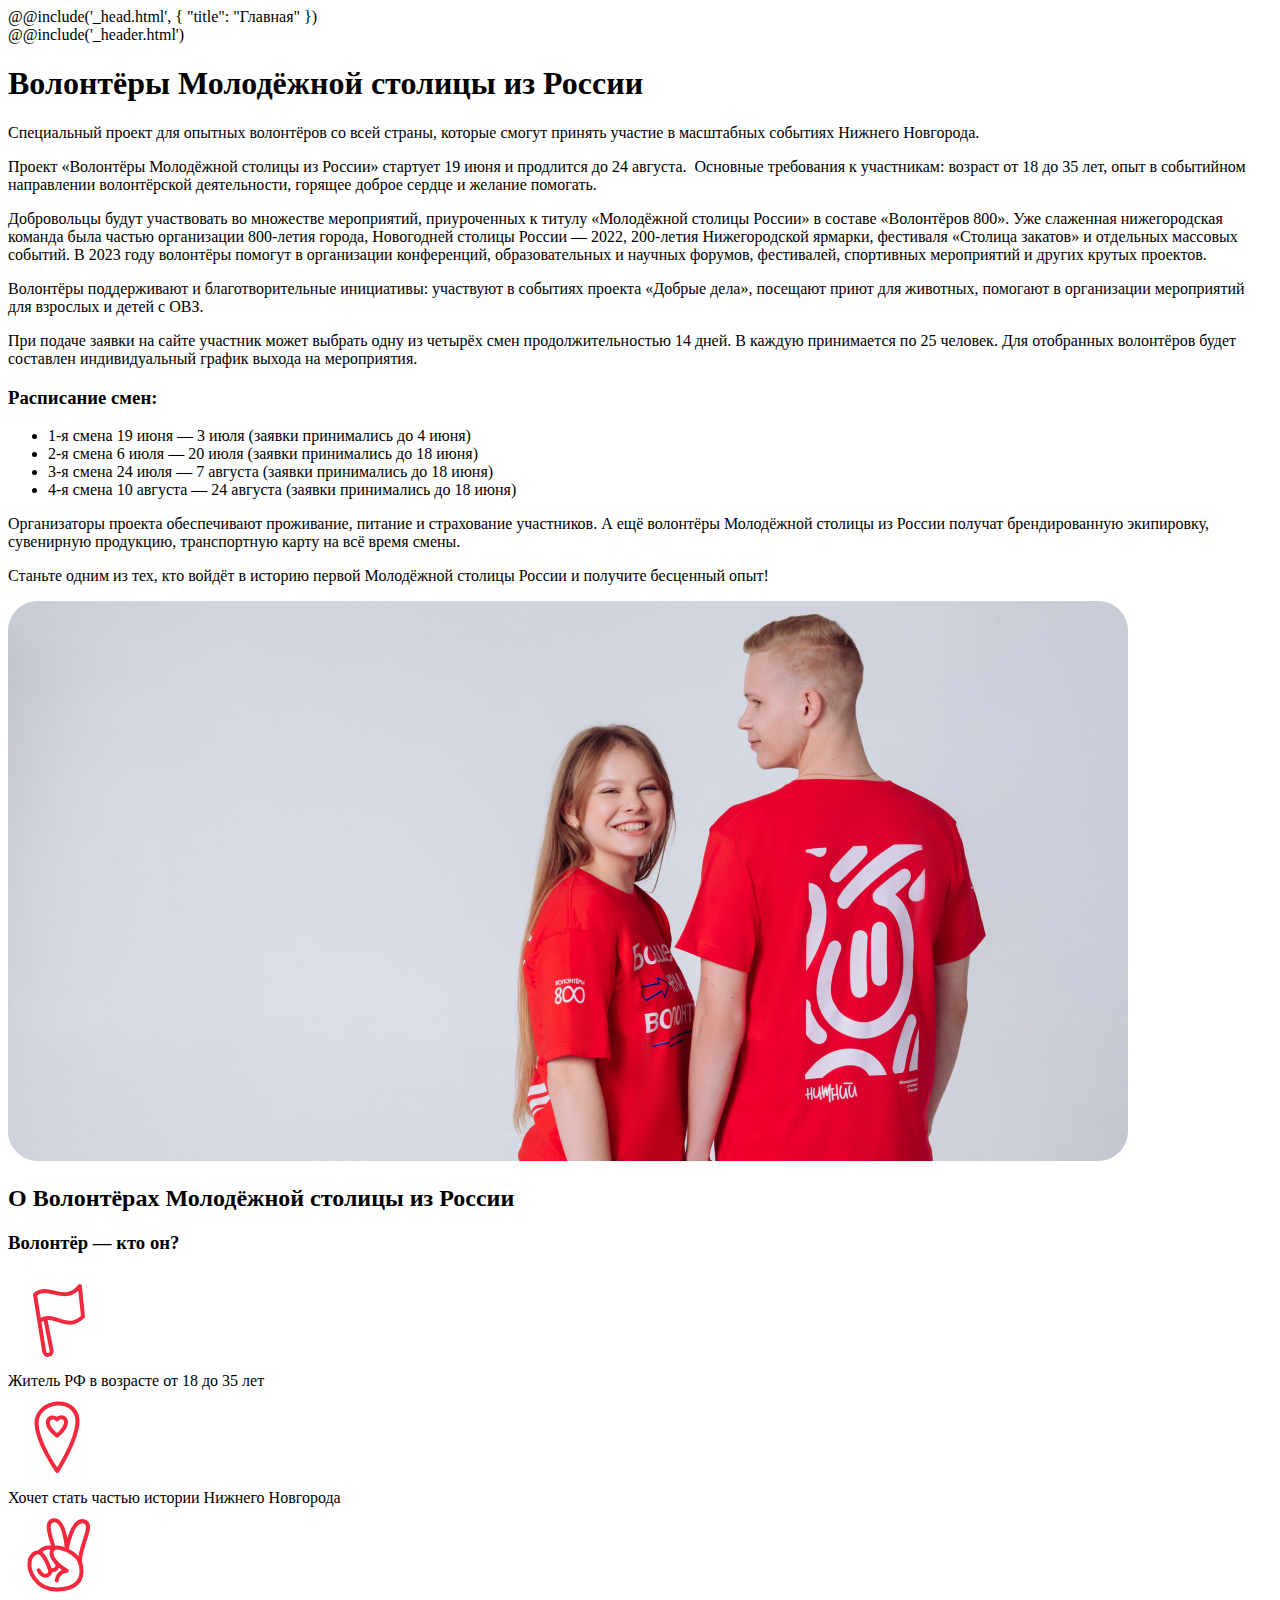
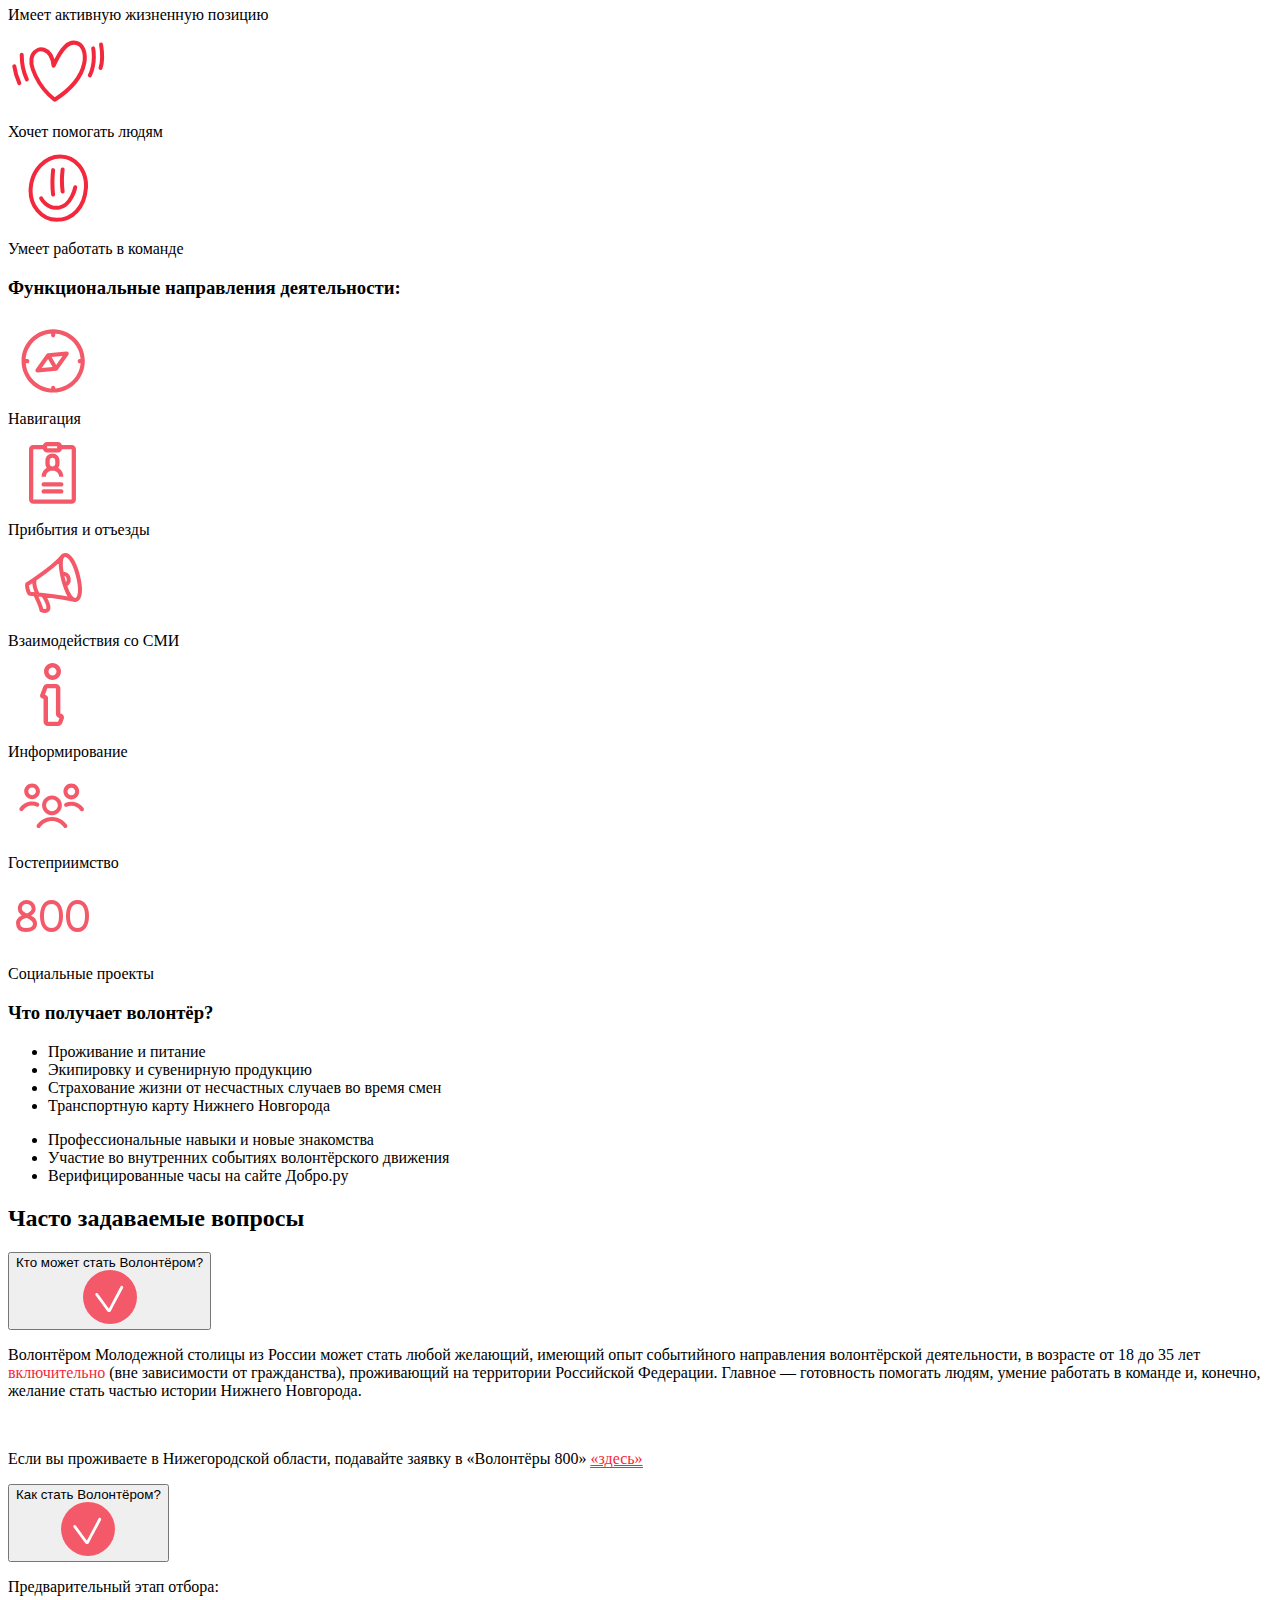
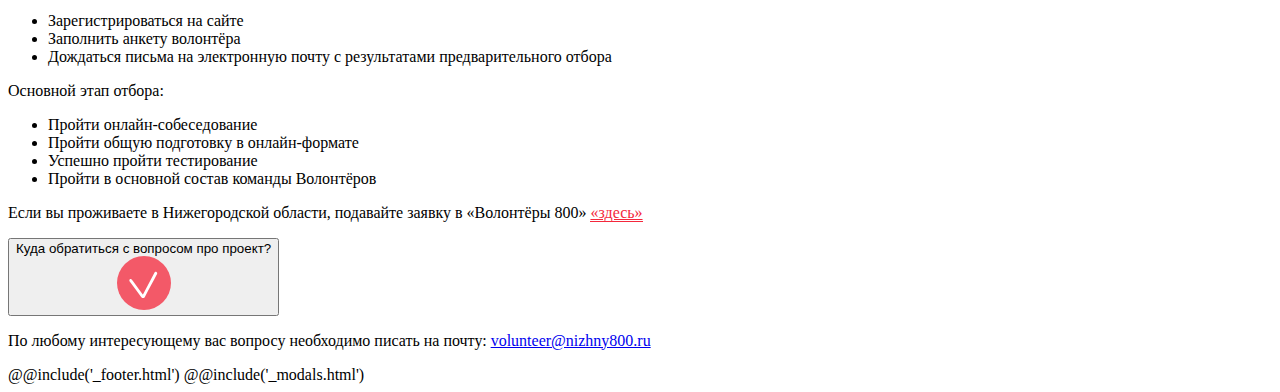
<file: #src/index.html>
<!DOCTYPE html>
<html lang="ru" class="page">

@@include('_head.html', {   
    "title": "Главная"
})

<body class="page__body">
    <div class="site-container">
        @@include('_header.html')        
        <section class="first-section first-section--russian">
            <div class="first-section__wrapper">
              <div class="container container--offset">
                <div class="first-section__wrap first-section__wrap--russian">
                  <h1 class="first-section__title first-section__title--russian">
                    Волонтёры Молодёжной столицы из России
                  </h1>
                  <div class="first-section__text first-section__text--russian">
                    <p>
                      Специальный проект для опытных волонтёров со всей страны, которые смогут принять участие в масштабных событиях Нижнего Новгорода.
                    </p>
                  </div>
                </div>
              </div>
            </div>
        </section><!--main-->  
        <main class="main main--secondary">
            <div class="main-section" id="project">
              <div class="container container--offset">
                <div class="main-section__wrapper main-section__wrapper--russian">
                  <div class="main-section__text main-section__text--russian">
                    <p>
                      Проект <span class="main-section__text--red">«Волонтёры Молодёжной столицы из России»</span> стартует <span class="main-section__text--red">19 июня</span> и продлится до <span class="main-section__text--red">24 августа</span>. 
                       Основные требования к участникам: возраст <span class="main-section__text--red">от 18 до 35 лет</span>, опыт в событийном направлении волонтёрской деятельности, горящее доброе сердце и желание помогать.
                    </p>
                    <p>
                      Добровольцы будут участвовать во множестве мероприятий, приуроченных к титулу «Молодёжной столицы России» в
                      составе «Волонтёров 800». Уже слаженная нижегородская команда была частью организации 800-летия города, Новогодней столицы России — 2022, 200-летия Нижегородской ярмарки, фестиваля «Столица закатов» и отдельных массовых событий. В 2023 году волонтёры помогут в организации конференций, образовательных и научных форумов, фестивалей, спортивных мероприятий и других крутых проектов. </p>
                    <p>
                      Волонтёры поддерживают и благотворительные инициативы: участвуют в событиях проекта «Добрые дела», посещают
                      приют для животных, помогают в организации мероприятий для взрослых и детей с ОВЗ.
                    </p>
                    <p>
                      При подаче заявки на сайте участник может выбрать одну из четырёх смен продолжительностью 14 дней. В каждую
                      принимается по 25 человек. Для отобранных волонтёров будет составлен индивидуальный график выхода на
                      мероприятия.
                    </p>
                  </div>
          
                  <div class="main-section__text main-section__text--russian">
                    <div class="main-section__wrap">
                      <h3 class="main-section__title">
                        Расписание смен:
                      </h3>
                      <ul class="main__section-list list-reset">
                        <li>
                          1-я смена 19 июня — 3 июля (заявки принимались до 4 июня)
                        </li>
                        <li>
                          2-я смена 6 июля — 20 июля (заявки принимались до 18 июня)
                        </li>
                        <li>
                          3-я смена 24 июля — 7 августа (заявки принимались до 18 июня)
                        </li>
                        <li>
                          4-я смена 10 августа — 24 августа (заявки принимались до 18 июня)
                        </li>
                      </ul>
                    </div>
                    <p>
                      Организаторы проекта обеспечивают проживание, питание и страхование участников. А ещё волонтёры
                      Молодёжной столицы из России получат брендированную экипировку, сувенирную продукцию, транспортную карту на
                      всё время смены.
                    </p>
                    <p>
                      Станьте одним из тех, кто войдёт в историю первой Молодёжной столицы России и получите бесценный опыт!
                    </p>
                  </div>
                </div>
                <div class="main-section__img">
                  <picture>
                    <source media="(min-width:768px)" srcset="img/volunteerRussian/volunteer/volunter-section/valounterr-russian.png">
                    <img src="img/volunteerRussian/volunteer/volunter-section/7B7A23091.jpg" alt="" width="1120" height="560">
                  </picture>
                </div>
              </div>
            </div>
            <section class="valounteer-about" id="about">
              <div class="container container--offset">
                <h2 class="valounteer-about__title section-title">
                  О Волонтёрах Молодёжной столицы из России
                </h2>
                <div class="who">
                  <h3 class="who__title section-subtitle">
                    Волонтёр — кто он?
                  </h3>
                  <div class="who__wrapper">
                    <div class="who__item who__item--red">
                      <div class="who__icon">
                        <img src="img/volunteerRussian/volunteer/about/who/who-1-red.svg" alt="" width="101" height="95">
                      </div>
                      <div class="who__text">
                        Житель РФ в возрасте от 18 до 35 лет
                      </div>
                    </div>
                    <div class="who__item who__item--red">
                      <div class="who__icon">
                        <img src="img/volunteerRussian/volunteer/about/who/who-2-red.svg" alt="" width="101" height="95">
                      </div>
                      <div class="who__text">
                        Хочет стать частью истории Нижнего Новгорода
                      </div>
                    </div>
                    <div class="who__item who__item--red">
                      <div class="who__icon">
                        <img src="img/volunteerRussian/volunteer/about/who/who-3-red.svg" alt="" width="101" height="95">
                      </div>
                      <div class="who__text">
                        Имеет активную жизненную позицию
                      </div>
                    </div>
                    <div class="who__item who__item--red">
                      <div class="who__icon">
                        <img src="img/volunteerRussian/volunteer/about/who/who-4-red.svg" alt="" width="101" height="95">
                      </div>
                      <div class="who__text">
                        Хочет помогать
                        людям
                      </div>
                    </div>
                    <div class="who__item who__item--red">
                      <div class="who__icon">
                        <img src="img/volunteerRussian/volunteer/about/who/who-5-red.svg" alt="" width="101" height="95">
                      </div>
                      <div class="who__text">
                        Умеет работать
                        в команде
                      </div>
                    </div>
                  </div>
                </div>
                <div class="functions">
                  <h3 class="functions__title section-subtitle">
                    Функциональные направления деятельности:
                  </h3>
                  <div class="functions__wrapper">
                    <div class="functions__item functions__item--red">
                      <div class="functions__icon">
                        <img src="img/volunteerRussian/volunteer/about/functions/functions-1-red.svg" alt="" width="89" height="89">
                      </div>
                      <div class="functions__text">
                        Навигация
                      </div>
                    </div>
                    <div class="functions__item functions__item--red">
                      <div class="functions__icon">
                        <img src="img/volunteerRussian/volunteer/about/functions/functions-2-red.svg" alt="" width="89" height="89">
                      </div>
                      <div class="functions__text">
                        Прибытия и отъезды
                      </div>
                    </div>
                    <div class="functions__item functions__item--red">
                      <div class="functions__icon">
                        <img src="img/volunteerRussian/volunteer/about/functions/functions-3-red.svg" alt="" width="89" height="89">
                      </div>
                      <div class="functions__text">
                        Взаимодействия со СМИ
                      </div>
                    </div>
                    <div class="functions__item functions__item--red">
                      <div class="functions__icon">
                        <img src="img/volunteerRussian/volunteer/about/functions/functions-4-red.svg" alt="" width="89" height="89">
                      </div>
                      <div class="functions__text">
                        Информирование
                      </div>
                    </div>
                    <div class="functions__item functions__item--red">
                      <div class="functions__icon">
                        <img src="img/volunteerRussian/volunteer/about/functions/functions-5-red.svg" alt="" width="89" height="89">
                      </div>
                      <div class="functions__text">
                        Гостеприимство
                      </div>
                    </div>
                    <div class="functions__item functions__item--red">
                      <div class="functions__icon">
                        <img src="img/volunteerRussian/volunteer/about/functions/functions-6-red.svg" alt="" width="89" height="89">
                      </div>
                      <div class="functions__text">
                        Социальные проекты
                      </div>
                    </div>
                  </div>
                </div>
                <div class="advantages">
                  <h3 class="advantages__title section-subtitle">Что получает волонтёр?</h3>
                  <div class="advantages__wrapper advantages__wrapper--red">
                    <ul class="advantages__list list-reset">
                      <li class="advantages__item advantages__item--red">
                        Проживание и питание
                      </li>
                      <li class="advantages__item advantages__item--red">
                        Экипировку и сувенирную продукцию
                      </li>
                      <li class="advantages__item advantages__item--red">
                        Страхование жизни от несчастных случаев во время смен
                      </li>
                      <li class="advantages__item advantages__item--red">
                        Транспортную карту Нижнего Новгорода
                      </li>
                    </ul>
                    <ul class="advantages__list list-reset">
                      <li class="advantages__item advantages__item--red">
                        Профессиональные навыки и новые знакомства
                      </li>
                      <li class="advantages__item advantages__item--red">
                        Участие во внутренних событиях волонтёрского движения
                      </li>
                      <li class="advantages__item advantages__item--red">
                        Верифицированные часы на сайте Добро.ру
                      </li>
                    </ul>
                  </div>
                </div>
              </div>
            </section>
            <section class="volunteer-questions" id="faq">
              <div class="container container--offset">
                <h2 class="volunteer-questions__title section-title">
                  Часто задаваемые вопросы
                </h2>
                <div class="accordion accordion--red">
                  <button class="accordion__control" aria-expanded="false">
                    <span class="accordion__title">Кто может стать Волонтёром?</span>
                    <div class="accordion__icon">
                      <img src="img/volunteerRussian/icon/accord-icon-red.svg" alt="" width="54" height="54">
                    </div>
                  </button>
                  <div class="accordion__content" aria-hidden="true">
                    <div class="accordion__text">
                      <p class="txt">
                        Волонтёром Молодежной столицы из России может стать любой желающий, имеющий опыт событийного направления волонтёрской деятельности, в возрасте от 18 до 35 лет <span style="color: #F4283C;">включительно</span> (вне
                        зависимости от гражданства), проживающий на территории Российской Федерации. Главное — готовность помогать людям, умение работать в команде и, конечно, желание стать частью истории Нижнего Новгорода.
          
                      </p>
                    <br>
                     <p>Если вы проживаете в Нижегородской области, подавайте заявку в «Волонтёры 800» <a href="volunteers.html" style='color: #F4283C;    border-bottom: 1px solid #F4283C;'>&#171;здесь&#187;</a></p> 
          
                    </div>
                  </div>
                </div>
                <div class="accordion accordion--red">
                  <button class="accordion__control" aria-expanded="false">
                    <span class="accordion__title">Как стать Волонтёром?</span>
                    <div class="accordion__icon">
                      <img src="img/volunteerRussian/icon/accord-icon-red.svg" alt="" width="54" height="54">
                    </div>
                  </button>
                  <div class="accordion__content" aria-hidden="true">
                    <div class="accordion__text">
                      <p class="txt">Предварительный этап отбора:</p>
                      <ul class="main__section-list list-reset">
                        <li>
                          <!-- <a href="https://volunteers.nn-young.ru/registraciya.html"  > -->
                          Зарегистрироваться на сайте 
                        <!-- </a>  -->
                      </li>
                        <li>Заполнить анкету волонтёра</li>
                        <li>Дождаться письма на электронную почту с результатами предварительного отбора</li>
                      </ul>
                      <p class="txt">Основной этап отбора:</p>
                      <ul class="main__section-list list-reset">
                        <li>Пройти онлайн-собеседование</li>
                        <li>Пройти общую подготовку в онлайн-формате</li>
                        <li>Успешно пройти тестирование</li>
                        <li>Пройти в основной состав команды Волонтёров</li>
                      </ul>
                     <p>Если вы проживаете в Нижегородской области, подавайте заявку в «Волонтёры 800» <a href="volunteers.html" style='color: #F4283C;    border-bottom: 1px solid #F4283C;'>&#171;здесь&#187;</a></p> 
                    </div>
                  </div>
                </div>
                <div class="accordion accordion--red">
                  <button class="accordion__control" aria-expanded="false">
                    <span class="accordion__title">Куда обратиться с вопросом про проект?</span>
                    <div class="accordion__icon">
                      <img src="img/volunteerRussian/icon/accord-icon-red.svg" alt="" width="54" height="54">
                    </div>
                  </button>
                  <div class="accordion__content" aria-hidden="true">
                    <div class="accordion__text">
                      <p class="txt">
                        По любому интересующему вас вопросу необходимо писать на почту: <a href="mailto:volunteer@nizhny800.ru">volunteer@nizhny800.ru</a> 
                      </p>
                    </div>
                  </div>
                </div>
              </div>
            </section>
          
            
        </main>
        @@include('_footer.html')
        @@include('_modals.html')
    </div>
</body>

</html>
</file>
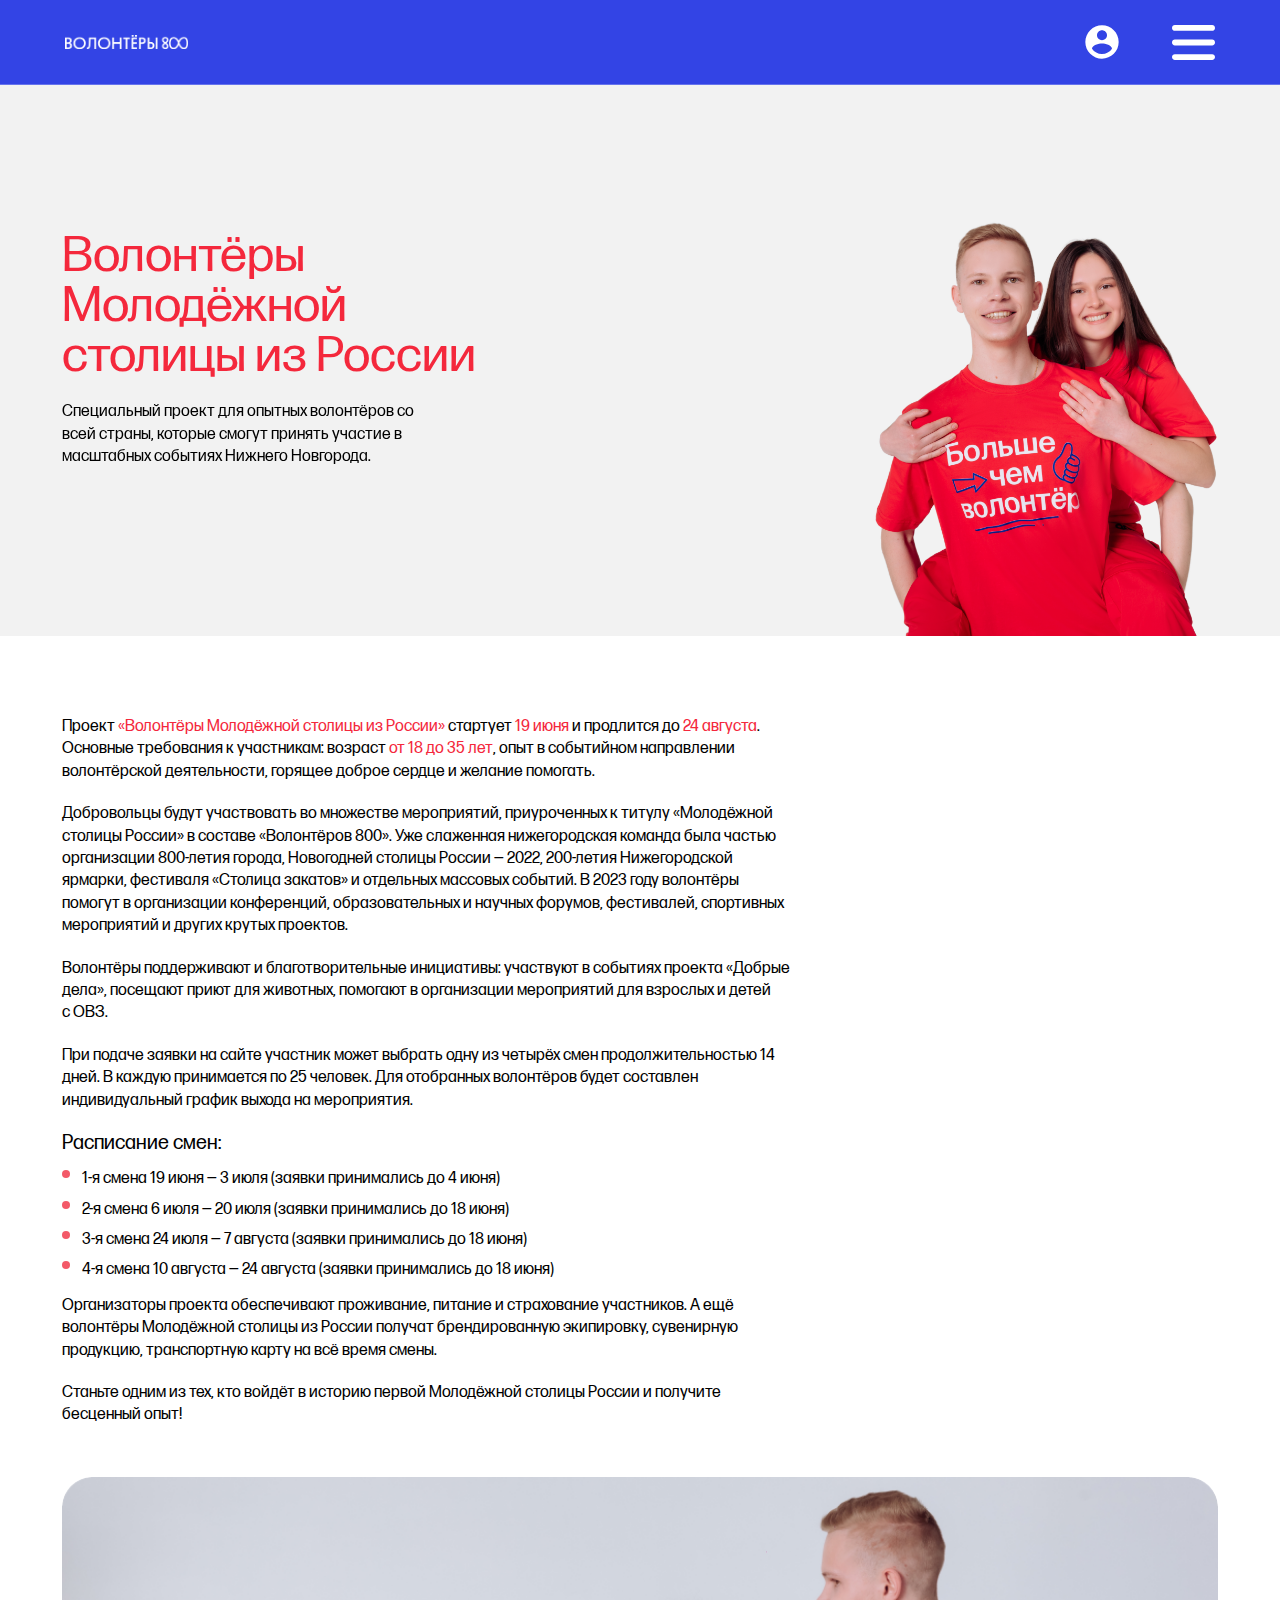
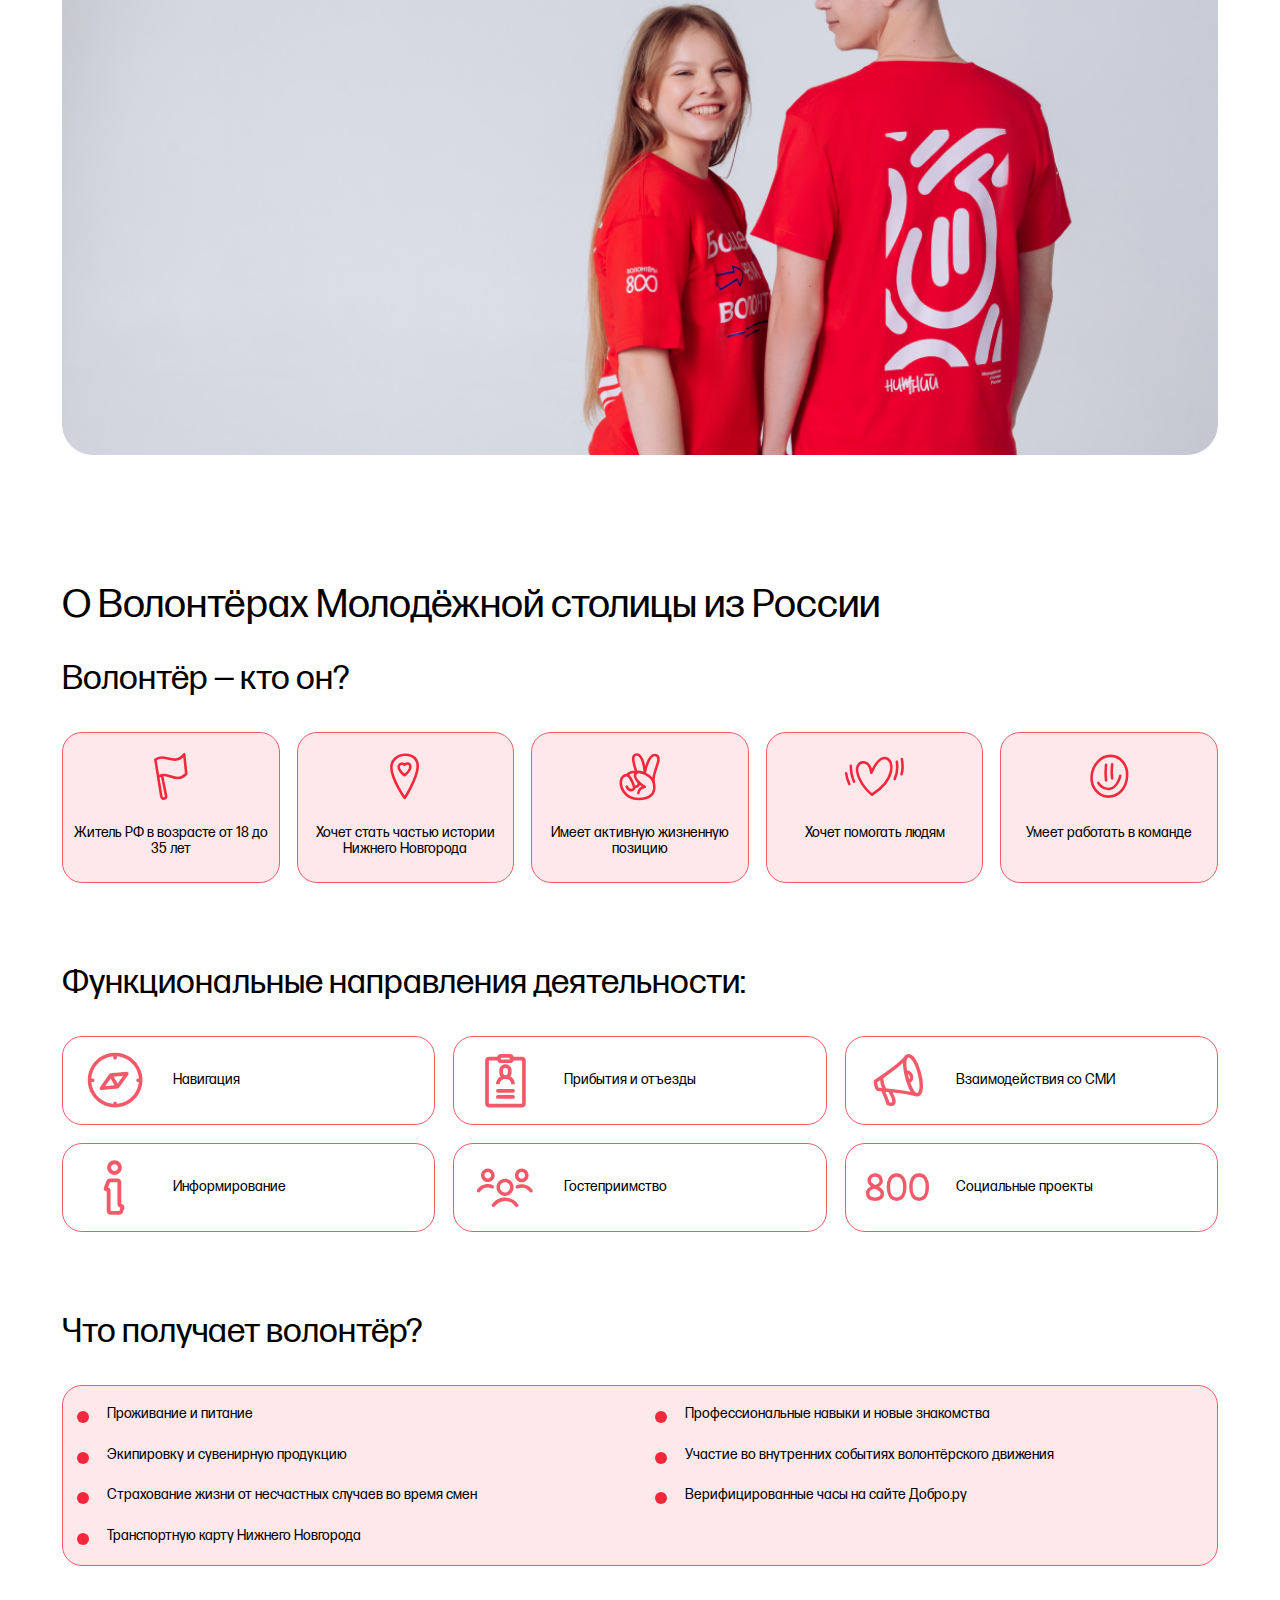
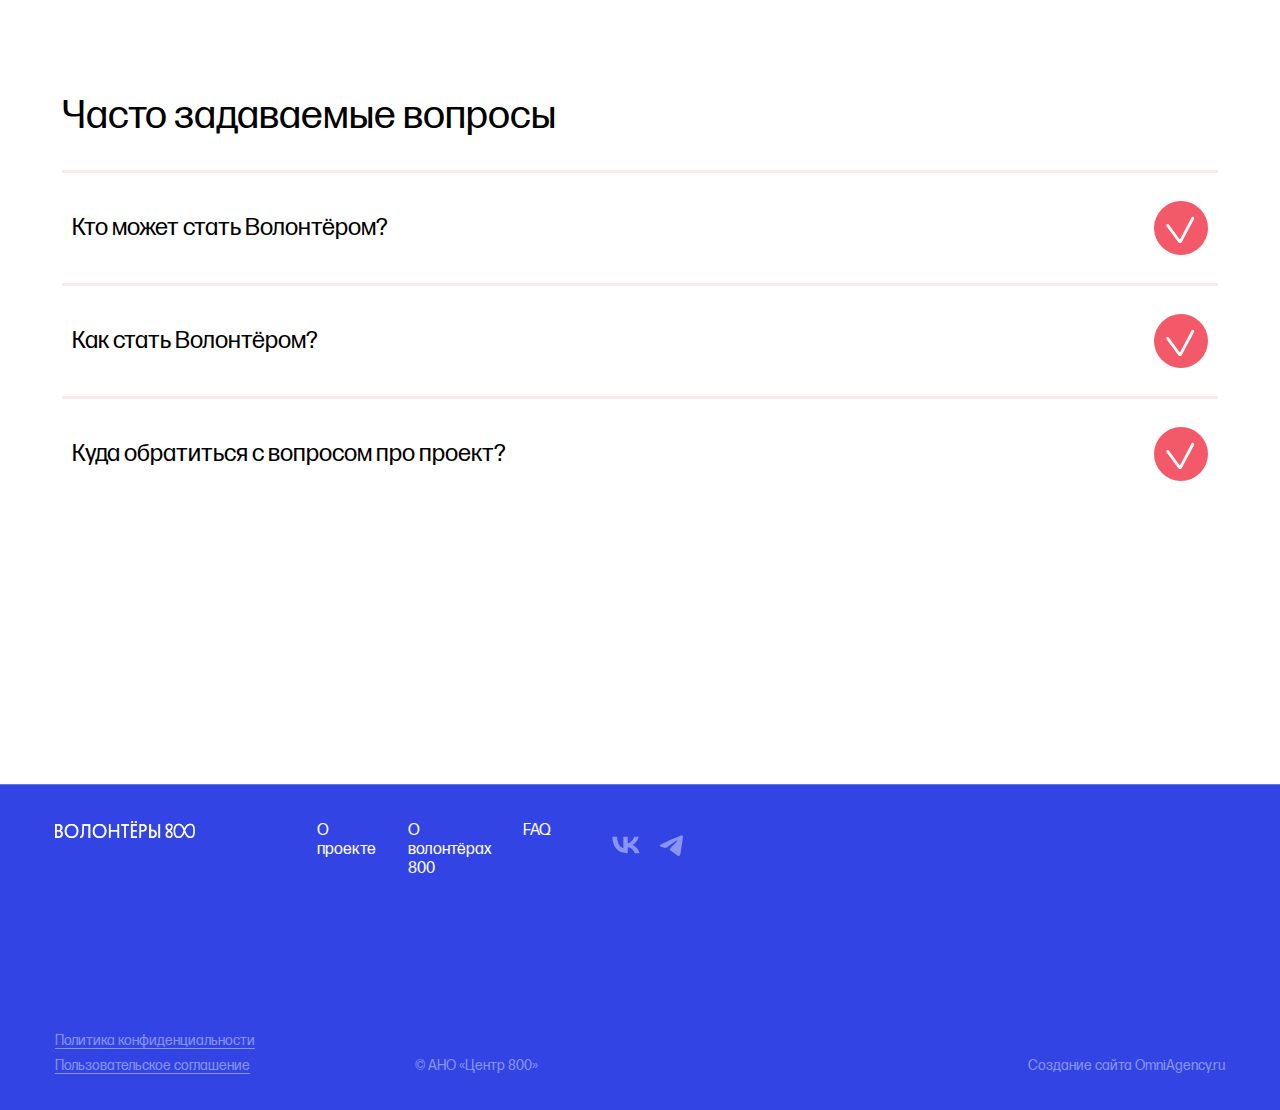
<file: nn-volunteers/index.html>
<!DOCTYPE html>
<html lang="ru" class="page">

<head>
    <meta charset="UTF-8">
    <meta http-equiv="X-UA-Compatible" content="IE=edge">
    <meta name="viewport" content="width=device-width, initial-scale=1">
    <meta name="theme-color" content="#111111">
    <link rel="apple-touch-icon" sizes="180x180" href="img/favicon/apple-touch-icon.png">
    <link rel="icon" type="image/png" sizes="32x32" href="img/favicon/favicon-32x32.png">
    <link rel="icon" type="image/png" sizes="16x16" href="img/favicon/favicon-16x16.png">
    <title>Волонтёры 800</title>
    <link rel="stylesheet" href="css/fonts.css">
    <link rel="stylesheet" href="css/swiper.min.css">
    <link rel="stylesheet" href="css/style.css">
    <link rel="stylesheet" href="css/settings.css">
    <link rel="stylesheet" href="css/events.css">
    <link rel="stylesheet" href="css/events-page.css">
    <link rel="stylesheet" href="css/volunteerRussian/style.css">
    <link rel="stylesheet" href="css/volunteerRussian/index.css">
    <link rel="stylesheet" href="css/volunteerRussian/volunteer.css">
    <script defer="" src="js/libs/jquery.min.js"></script>
    <script defer="" src="js/libs/jq-inputmask.min.js"></script>
    <script defer="" src="js/libs/jquery.validate.js"></script>
    <script defer="" src="js/libs/datatables.js"></script>
    <script defer="" src="js/libs/datepicker.js"></script>
    <script defer="" src="js/libs/swiper.min.js"></script>
    <script defer="" src="js/libs/pristie.js"></script>
    <script defer="" src="js/libs/gsap.min.js"></script>
    <script defer="" src="js/libs/ScrollTrigger.min.js"></script>
    <script defer="" src="js/libs/air-datepicker.js"></script>
    <script defer="" src="js/loadmore.min.js"></script>
    <script defer="" src="js/main.js"></script>
    <script defer="" src="js/volunteerRussian/volunteer.js"></script>
</head>

<body class="page__body">
    <div class="site-container">
        <header class="header">
    <div class="container">
        <div class="header__wrapper">
            <a href="/" class="header__logo">
                <picture><source srcset="img/logo-w-2.webp" type="image/webp"><img src="img/logo-w-2.png" alt="Нижний" width="162" height="45"></picture>
            </a>
            <nav class="nav" data-menu="">
                <ul id="menu-header-nolink" class="nav__list list-reset">
                    <li class="menu-item menu-item-type-post_type menu-item-object-page">
                        <a href="#project" class="js-anchor nav__link">О проекте</a>
                    </li>
                    <li class="menu-item menu-item-type-custom menu-item-object-custom current-menu-ancestor current-menu-parent">
                        <a href="#about" class="js-anchor nav__link">О волонтёрах 800</a>
                    </li>
                    <li class="menu-item menu-item-type-custom menu-item-object-custom current-menu-ancestor current-menu-parent">
                        <a href="#faq" class="js-anchor nav__link">FAQ</a>
                    </li>
                </ul>
            </nav>
            <div class="header__wrap">
                <a href="#" type="button" class="login">
                    <svg width="40" height="40" viewBox="0 0 40 40" fill="none" xmlns="http://www.w3.org/2000/svg">
                        <path d="M19.9987 31.9999C15.832 31.9999 12.1487 29.8666 9.9987 26.6666C10.0487 23.3333 16.6654 21.4999 19.9987 21.4999C23.332 21.4999 29.9487 23.3333 29.9987 26.6666C27.8487 29.8666 24.1654 31.9999 19.9987 31.9999ZM19.9987 8.33325C21.3248 8.33325 22.5966 8.86004 23.5342 9.79772C24.4719 10.7354 24.9987 12.0072 24.9987 13.3333C24.9987 14.6593 24.4719 15.9311 23.5342 16.8688C22.5966 17.8065 21.3248 18.3333 19.9987 18.3333C18.6726 18.3333 17.4008 17.8065 16.4632 16.8688C15.5255 15.9311 14.9987 14.6593 14.9987 13.3333C14.9987 12.0072 15.5255 10.7354 16.4632 9.79772C17.4008 8.86004 18.6726 8.33325 19.9987 8.33325ZM19.9987 3.33325C17.81 3.33325 15.6427 3.76435 13.6206 4.60193C11.5985 5.4395 9.76123 6.66716 8.21358 8.21481C5.08798 11.3404 3.33203 15.5796 3.33203 19.9999C3.33203 24.4202 5.08798 28.6594 8.21358 31.785C9.76123 33.3327 11.5985 34.5603 13.6206 35.3979C15.6427 36.2355 17.81 36.6666 19.9987 36.6666C24.419 36.6666 28.6582 34.9106 31.7838 31.785C34.9094 28.6594 36.6654 24.4202 36.6654 19.9999C36.6654 10.7833 29.1654 3.33325 19.9987 3.33325Z" fill="white"></path>
                    </svg>
                </a>
                <button class="burger btn-reset" aria-label="Открыть меню" aria-expanded="false" data-burger="">
                    <svg width="43" height="35" viewBox="0 0 43 35" fill="none" xmlns="http://www.w3.org/2000/svg">
                        <path fill-rule="evenodd" clip-rule="evenodd" d="M0 2.91665C0 1.30583 1.28345 0 2.86667 0H40.1333C41.7165 0 43 1.30583 43 2.91665C43 4.52747 41.7165 5.8333 40.1333 5.8333H2.86667C1.28345 5.8333 0 4.52747 0 2.91665ZM0 17.4997C0 15.8889 1.28345 14.5831 2.86667 14.5831H40.1333C41.7165 14.5831 43 15.8889 43 17.4997C43 19.1105 41.7165 20.4164 40.1333 20.4164H2.86667C1.28345 20.4164 0 19.1105 0 17.4997ZM2.86667 29.1666C1.28345 29.1666 0 30.4725 0 32.0833C0 33.6941 1.28345 34.9999 2.86667 34.9999H40.1333C41.7165 34.9999 43 33.6941 43 32.0833C43 30.4725 41.7165 29.1666 40.1333 29.1666H2.86667Z" fill="white"></path>
                    </svg>
                </button>
            </div>
        </div>
    </div>
</header>        
        <section class="first-section first-section--russian">
            <div class="first-section__wrapper">
              <div class="container container--offset">
                <div class="first-section__wrap first-section__wrap--russian">
                  <h1 class="first-section__title first-section__title--russian">
                    Волонтёры Молодёжной столицы из России
                  </h1>
                  <div class="first-section__text first-section__text--russian">
                    <p>
                      Специальный проект для опытных волонтёров со всей страны, которые смогут принять участие в масштабных событиях Нижнего Новгорода.
                    </p>
                  </div>
                </div>
              </div>
            </div>
        </section><!--main-->  
        <main class="main main--secondary">
            <div class="main-section" id="project">
              <div class="container container--offset">
                <div class="main-section__wrapper main-section__wrapper--russian">
                  <div class="main-section__text main-section__text--russian">
                    <p>
                      Проект <span class="main-section__text--red">«Волонтёры Молодёжной столицы из России»</span> стартует <span class="main-section__text--red">19 июня</span> и продлится до <span class="main-section__text--red">24 августа</span>. 
                       Основные требования к участникам: возраст <span class="main-section__text--red">от 18 до 35 лет</span>, опыт в событийном направлении волонтёрской деятельности, горящее доброе сердце и желание помогать.
                    </p>
                    <p>
                      Добровольцы будут участвовать во множестве мероприятий, приуроченных к титулу «Молодёжной столицы России» в
                      составе «Волонтёров 800». Уже слаженная нижегородская команда была частью организации 800-летия города, Новогодней столицы России — 2022, 200-летия Нижегородской ярмарки, фестиваля «Столица закатов» и отдельных массовых событий. В 2023 году волонтёры помогут в организации конференций, образовательных и научных форумов, фестивалей, спортивных мероприятий и других крутых проектов. </p>
                    <p>
                      Волонтёры поддерживают и благотворительные инициативы: участвуют в событиях проекта «Добрые дела», посещают
                      приют для животных, помогают в организации мероприятий для взрослых и детей с ОВЗ.
                    </p>
                    <p>
                      При подаче заявки на сайте участник может выбрать одну из четырёх смен продолжительностью 14 дней. В каждую
                      принимается по 25 человек. Для отобранных волонтёров будет составлен индивидуальный график выхода на
                      мероприятия.
                    </p>
                  </div>
          
                  <div class="main-section__text main-section__text--russian">
                    <div class="main-section__wrap">
                      <h3 class="main-section__title">
                        Расписание смен:
                      </h3>
                      <ul class="main__section-list list-reset">
                        <li>
                          1-я смена 19 июня — 3 июля (заявки принимались до 4 июня)
                        </li>
                        <li>
                          2-я смена 6 июля — 20 июля (заявки принимались до 18 июня)
                        </li>
                        <li>
                          3-я смена 24 июля — 7 августа (заявки принимались до 18 июня)
                        </li>
                        <li>
                          4-я смена 10 августа — 24 августа (заявки принимались до 18 июня)
                        </li>
                      </ul>
                    </div>
                    <p>
                      Организаторы проекта обеспечивают проживание, питание и страхование участников. А ещё волонтёры
                      Молодёжной столицы из России получат брендированную экипировку, сувенирную продукцию, транспортную карту на
                      всё время смены.
                    </p>
                    <p>
                      Станьте одним из тех, кто войдёт в историю первой Молодёжной столицы России и получите бесценный опыт!
                    </p>
                  </div>
                </div>
                <div class="main-section__img">
                  <picture>
                    <source media="(min-width:768px)" srcset="img/volunteerRussian/volunteer/volunter-section/valounterr-russian.png">
                    <img src="img/volunteerRussian/volunteer/volunter-section/7B7A23091.jpg" alt="" width="1120" height="560">
                  </picture>
                </div>
              </div>
            </div>
            <section class="valounteer-about" id="about">
              <div class="container container--offset">
                <h2 class="valounteer-about__title section-title">
                  О Волонтёрах Молодёжной столицы из России
                </h2>
                <div class="who">
                  <h3 class="who__title section-subtitle">
                    Волонтёр — кто он?
                  </h3>
                  <div class="who__wrapper">
                    <div class="who__item who__item--red">
                      <div class="who__icon">
                        <img src="img/volunteerRussian/volunteer/about/who/who-1-red.svg" alt="" width="101" height="95">
                      </div>
                      <div class="who__text">
                        Житель РФ в возрасте от 18 до 35 лет
                      </div>
                    </div>
                    <div class="who__item who__item--red">
                      <div class="who__icon">
                        <img src="img/volunteerRussian/volunteer/about/who/who-2-red.svg" alt="" width="101" height="95">
                      </div>
                      <div class="who__text">
                        Хочет стать частью истории Нижнего Новгорода
                      </div>
                    </div>
                    <div class="who__item who__item--red">
                      <div class="who__icon">
                        <img src="img/volunteerRussian/volunteer/about/who/who-3-red.svg" alt="" width="101" height="95">
                      </div>
                      <div class="who__text">
                        Имеет активную жизненную позицию
                      </div>
                    </div>
                    <div class="who__item who__item--red">
                      <div class="who__icon">
                        <img src="img/volunteerRussian/volunteer/about/who/who-4-red.svg" alt="" width="101" height="95">
                      </div>
                      <div class="who__text">
                        Хочет помогать
                        людям
                      </div>
                    </div>
                    <div class="who__item who__item--red">
                      <div class="who__icon">
                        <img src="img/volunteerRussian/volunteer/about/who/who-5-red.svg" alt="" width="101" height="95">
                      </div>
                      <div class="who__text">
                        Умеет работать
                        в команде
                      </div>
                    </div>
                  </div>
                </div>
                <div class="functions">
                  <h3 class="functions__title section-subtitle">
                    Функциональные направления деятельности:
                  </h3>
                  <div class="functions__wrapper">
                    <div class="functions__item functions__item--red">
                      <div class="functions__icon">
                        <img src="img/volunteerRussian/volunteer/about/functions/functions-1-red.svg" alt="" width="89" height="89">
                      </div>
                      <div class="functions__text">
                        Навигация
                      </div>
                    </div>
                    <div class="functions__item functions__item--red">
                      <div class="functions__icon">
                        <img src="img/volunteerRussian/volunteer/about/functions/functions-2-red.svg" alt="" width="89" height="89">
                      </div>
                      <div class="functions__text">
                        Прибытия и отъезды
                      </div>
                    </div>
                    <div class="functions__item functions__item--red">
                      <div class="functions__icon">
                        <img src="img/volunteerRussian/volunteer/about/functions/functions-3-red.svg" alt="" width="89" height="89">
                      </div>
                      <div class="functions__text">
                        Взаимодействия со СМИ
                      </div>
                    </div>
                    <div class="functions__item functions__item--red">
                      <div class="functions__icon">
                        <img src="img/volunteerRussian/volunteer/about/functions/functions-4-red.svg" alt="" width="89" height="89">
                      </div>
                      <div class="functions__text">
                        Информирование
                      </div>
                    </div>
                    <div class="functions__item functions__item--red">
                      <div class="functions__icon">
                        <img src="img/volunteerRussian/volunteer/about/functions/functions-5-red.svg" alt="" width="89" height="89">
                      </div>
                      <div class="functions__text">
                        Гостеприимство
                      </div>
                    </div>
                    <div class="functions__item functions__item--red">
                      <div class="functions__icon">
                        <img src="img/volunteerRussian/volunteer/about/functions/functions-6-red.svg" alt="" width="89" height="89">
                      </div>
                      <div class="functions__text">
                        Социальные проекты
                      </div>
                    </div>
                  </div>
                </div>
                <div class="advantages">
                  <h3 class="advantages__title section-subtitle">Что получает волонтёр?</h3>
                  <div class="advantages__wrapper advantages__wrapper--red">
                    <ul class="advantages__list list-reset">
                      <li class="advantages__item advantages__item--red">
                        Проживание и питание
                      </li>
                      <li class="advantages__item advantages__item--red">
                        Экипировку и сувенирную продукцию
                      </li>
                      <li class="advantages__item advantages__item--red">
                        Страхование жизни от несчастных случаев во время смен
                      </li>
                      <li class="advantages__item advantages__item--red">
                        Транспортную карту Нижнего Новгорода
                      </li>
                    </ul>
                    <ul class="advantages__list list-reset">
                      <li class="advantages__item advantages__item--red">
                        Профессиональные навыки и новые знакомства
                      </li>
                      <li class="advantages__item advantages__item--red">
                        Участие во внутренних событиях волонтёрского движения
                      </li>
                      <li class="advantages__item advantages__item--red">
                        Верифицированные часы на сайте Добро.ру
                      </li>
                    </ul>
                  </div>
                </div>
              </div>
            </section>
            <section class="volunteer-questions" id="faq">
              <div class="container container--offset">
                <h2 class="volunteer-questions__title section-title">
                  Часто задаваемые вопросы
                </h2>
                <div class="accordion accordion--red">
                  <button class="accordion__control" aria-expanded="false">
                    <span class="accordion__title">Кто может стать Волонтёром?</span>
                    <div class="accordion__icon">
                      <img src="img/volunteerRussian/icon/accord-icon-red.svg" alt="" width="54" height="54">
                    </div>
                  </button>
                  <div class="accordion__content" aria-hidden="true">
                    <div class="accordion__text">
                      <p class="txt">
                        Волонтёром Молодежной столицы из России может стать любой желающий, имеющий опыт событийного направления волонтёрской деятельности, в возрасте от 18 до 35 лет <span style="color: #F4283C;">включительно</span> (вне
                        зависимости от гражданства), проживающий на территории Российской Федерации. Главное — готовность помогать людям, умение работать в команде и, конечно, желание стать частью истории Нижнего Новгорода.
          
                      </p>
                    <br>
                     <p>Если вы проживаете в Нижегородской области, подавайте заявку в «Волонтёры 800» <a href="volunteers.html" style='color: #F4283C;    border-bottom: 1px solid #F4283C;'>&#171;здесь&#187;</a></p> 
          
                    </div>
                  </div>
                </div>
                <div class="accordion accordion--red">
                  <button class="accordion__control" aria-expanded="false">
                    <span class="accordion__title">Как стать Волонтёром?</span>
                    <div class="accordion__icon">
                      <img src="img/volunteerRussian/icon/accord-icon-red.svg" alt="" width="54" height="54">
                    </div>
                  </button>
                  <div class="accordion__content" aria-hidden="true">
                    <div class="accordion__text">
                      <p class="txt">Предварительный этап отбора:</p>
                      <ul class="main__section-list list-reset">
                        <li>
                          <!-- <a href="https://volunteers.nn-young.ru/registraciya.html"  > -->
                          Зарегистрироваться на сайте 
                        <!-- </a>  -->
                      </li>
                        <li>Заполнить анкету волонтёра</li>
                        <li>Дождаться письма на электронную почту с результатами предварительного отбора</li>
                      </ul>
                      <p class="txt">Основной этап отбора:</p>
                      <ul class="main__section-list list-reset">
                        <li>Пройти онлайн-собеседование</li>
                        <li>Пройти общую подготовку в онлайн-формате</li>
                        <li>Успешно пройти тестирование</li>
                        <li>Пройти в основной состав команды Волонтёров</li>
                      </ul>
                     <p>Если вы проживаете в Нижегородской области, подавайте заявку в «Волонтёры 800» <a href="volunteers.html" style='color: #F4283C;    border-bottom: 1px solid #F4283C;'>&#171;здесь&#187;</a></p> 
                    </div>
                  </div>
                </div>
                <div class="accordion accordion--red">
                  <button class="accordion__control" aria-expanded="false">
                    <span class="accordion__title">Куда обратиться с вопросом про проект?</span>
                    <div class="accordion__icon">
                      <img src="img/volunteerRussian/icon/accord-icon-red.svg" alt="" width="54" height="54">
                    </div>
                  </button>
                  <div class="accordion__content" aria-hidden="true">
                    <div class="accordion__text">
                      <p class="txt">
                        По любому интересующему вас вопросу необходимо писать на почту: <a href="mailto:volunteer@nizhny800.ru">volunteer@nizhny800.ru</a> 
                      </p>
                    </div>
                  </div>
                </div>
              </div>
            </section>
          
            
        </main>
        <footer class="footer">
    <div class="container">
        <div class="footer__top">
            <div class="footer__wrap">
                <a class="footer__logo">
                    <picture><source srcset="img/logo-w-2.webp" type="image/webp"><img src="img/logo-w-2.png" alt="Нижний" width="162" height="45"></picture>
                </a>
            </div>
            <div class="footer__menu">
                <div class="footer__menu--item">
                    <a href="#project" class="js-anchor footer-link">
                        О проекте
                    </a>
                </div>
                <div class="footer__menu--item">
                    <a href="#about" class="js-anchor footer-link">
                        О волонтёрах 800
                    </a>
                </div>
                <div class="footer__menu--item">
                    <a href="#faq" class="js-anchor footer-link">
                        FAQ
                    </a>
                </div>
            </div>
            <ul class="socials list-reset">
                    <li>
                        <a href="https://vk.com/volunteers800" target="_blank" class="socials__link">
                            <svg width="30" height="30" viewBox="0 0 30 30" fill="none" xmlns="http://www.w3.org/2000/svg">
                                <path d="M16.2178 23.1818C6.89975 23.1818 1.58498 17.0392 1.36353 6.81812H6.03106C6.18438 14.3202 9.62532 17.4979 12.3509 18.1531V6.81812H16.746V13.2882C19.4375 13.0098 22.265 10.0614 23.2189 6.81812H27.614C26.8815 10.8148 23.8152 13.7632 21.6348 14.9754C23.8152 15.9582 27.3075 18.5298 28.6363 23.1818H23.7982C22.7591 20.0695 20.17 17.6617 16.746 17.3341V23.1818H16.2178Z" fill="#8A94F3"></path>
                            </svg>
                        </a>
                    </li>
                    <li>
                        <a href="https://t.me/nizhny800" target="_blank" class="socials__link">
                            <svg width="30" height="30" viewBox="0 0 30 30" fill="none" xmlns="http://www.w3.org/2000/svg">
                                <path fill-rule="evenodd" clip-rule="evenodd" d="M4.32092 14.2601C10.5437 11.3735 14.6932 9.4705 16.7695 8.55105C22.6975 5.92584 23.9293 5.46981 24.7322 5.45475C24.9087 5.45144 25.3036 5.49803 25.5593 5.71899C25.7753 5.90555 25.8347 6.15758 25.8631 6.33447C25.8915 6.51136 25.927 6.91431 25.8988 7.22917C25.5776 10.8229 24.1876 19.5439 23.4804 23.5689C23.1812 25.2721 22.592 25.8431 22.0216 25.899C20.782 26.0205 19.8407 25.0268 18.6401 24.1888C16.7613 22.8776 15.7 22.0614 13.8763 20.7819C11.7688 19.3032 13.135 18.4905 14.3361 17.1623C14.6504 16.8147 20.1122 11.5253 20.2179 11.0455C20.2311 10.9855 20.2434 10.7618 20.1186 10.6437C19.9937 10.5256 19.8095 10.566 19.6766 10.5981C19.4882 10.6436 16.4869 12.7557 10.6727 16.9344C9.8208 17.5573 9.04917 17.8607 8.35781 17.8448C7.59565 17.8273 6.12955 17.386 5.03965 17.0088C3.70286 16.5461 2.64039 16.3015 2.73291 15.5158C2.7811 15.1065 3.31044 14.688 4.32092 14.2601Z" fill="#8A94F3"></path>
                            </svg>
                        </a>
                    </li>
                </ul>
        </div>
        <div class="footer__bottom">
             <div class="footer__links">
                <a href="#" target="_blank" class="footer__link">
                    <span>Политика конфиденциальности</span>
                </a>
                <a href="#" target="_blank" class="footer__link">
                    <span> Пользовательское соглашение</span>
                </a>
            </div>
            <div class="footer__copyright">
                © АНО «Центр 800»
            </div>
            <a href="//OmniAgency.ru" target="_blank" class="footer__link footer__link--nounderline">
                <span>Создание сайта OmniAgency.ru</span>
            </a>
        </div>
    </div>
</footer>
        <div class="modals">
    <div class="overlay js-overlay"></div>
    <div class="popup popup--succsess js-popup" data-popup="some-popup">
        <button type="button" class="popup__close js-popup-close btn-reset"></button>
        <div class="popup__wrap">
            <div class="poupp__head">
                <h3 class="popup__title">Успешно</h3>
                <img class="popup__icon" src="img/icon/ok.svg" alt="" width="56" height="52">
            </div>
            <div class="popup__text">
                <p>Благодарим вас за предложенные идеи! Менеджер свяжется с вами в ближайшее время.</p>
            </div>
        </div>
    </div>
</div>
    </div>
</body>

</html>
</file>
<file: nn-volunteers/css/fonts.css>
@font-face {
    font-family: 'Forma DJR Cyrillic Micro';
    src: local('Forma DJR Cyrillic Micro Regular'), local('Forma-DJR-Cyrillic-Micro-Regular'),
        url('../fonts/FormaDJRCyrillicMicro-Regular.woff2') format('woff2'),
        url('../fonts/FormaDJRCyrillicMicro-Regular.woff') format('woff'),
        url('../fonts/FormaDJRCyrillicMicro-Regular.ttf') format('truetype');
    font-weight: 400;
    font-style: normal;
  } 
@font-face {
    font-family: 'Forma DJR Cyrillic';
    src: local('Forma DJR Cyrillic Regular'), local('Forma-DJR-Cyrillic-Regular'),
        url('../fonts/FormaDJRText-Regular-Web.woff2') format('woff2'),
        url('../fonts/FormaDJRText-Regular-Web.woff') format('woff'),
        url('../fonts/FormaDJRText-Regular-Web.ttf') format('truetype');
    font-weight: 400;
    font-style: normal;
  }
</file>
<file: nn-volunteers/css/style.css>
:root {
    --font-family: "Forma DJR Cyrillic", sans-serif;
    --content-width: 1156px;
    --container-offset: 15px;
    --container-width: calc(var(--content-width) + (var(--container-offset) * 2));
    --white-color: #fff;
    --black-color: #000000;
    --gray-color: #808080;
    --primary-color: #3344e5;
    --light-blue: #a9b0f4;
    --secondary-color: #96f400;
    --base-transtion: all 0.3s ease 0s;
    --app-height: 100%;
}

* {
    -webkit-tap-highlight-color: rgba(0, 0, 0, 0);
}

html {
    box-sizing: border-box;
    height: 100%;
}

*,
*::before,
*::after {
    box-sizing: inherit;
}

body,
h1,
h2,
h3,
h4,
h5,
h6,
p,
ul,
ol,
li,
figure,
figcaption,
blockquote,
dl,
dd {
    margin: 0;
}

input,
button,
textarea,
select {
    font: inherit;
}

a {
    color: inherit;
    text-decoration: none;
}

.site-container {
    overflow: hidden;
    display: flex;
    flex-direction: column;
    min-height: 100%;
    position: relative;
    z-index: 10;
}

.main {
    flex: 1 0 auto;
    position: relative;
    z-index: 1000;
    padding: 0 8px;
}

@media screen and (min-width: 768px) {
    .main {
        padding: 0 10px;
    }
}

.wrapper {
    background-color: var(--white-color);
    border-radius: 34px;
    padding: 50px 14px;
    width: 100%;
    position: relative;
    z-index: 10;
    margin-bottom: 126px;
    max-width: 1700px;
    margin: 0 auto 50px auto;
}

@media screen and (min-width: 786px) {
    .wrapper {
        padding: 60px 14px;
        margin: 0 auto 60px auto;
    }
}

@media screen and (min-width: 1366px) {
    .wrapper {
        padding: 125px 90px;
        margin: 0 auto 100px auto;
    }
}

.footer {
    flex: 0 0 auto;
}

.page {
    height: 100%;
    font-family: var(--font-family, sans-serif);
    -webkit-text-size-adjust: 100%;
}

.page__body {
    margin: 0;
    min-width: 320px;
    height: 100%;
    background-color: var(--primary-color);
    overflow-x: hidden;
}

.container {
    margin: 0 auto;
    max-width: var(--container-width);
    width: 100%;
}

img {
    height: auto;
    max-width: 100%;
    -o-object-fit: cover;
    object-fit: cover;
}

.is-hidden {
    display: none !important;
    /* stylelint-disable-line declaration-no-important */
}

.btn-reset {
    border: none;
    padding: 0;
    background: transparent;
    cursor: pointer;
}

.list-reset {
    list-style: none;
    margin: 0;
    padding: 0;
}

.visually-hidden {
    position: absolute;
    overflow: hidden;
    margin: -1px;
    border: 0;
    padding: 0;
    width: 1px;
    height: 1px;
    clip: rect(0 0 0 0);
}

.dis-scroll {
    position: fixed;
    left: 0;
    top: 0;
    overflow: hidden;
    width: 100%;
    height: 100vh;
    overscroll-behavior: none;
}

.page--ios .dis-scroll {
    position: relative;
}

.b-btn {
    display: inline-flex;
    justify-content: center;
    align-items: center;
    border-radius: 30px;
    padding: 11px 60px;
    font-weight: 400;
    font-size: 16px;
    line-height: 100%;
    color: #000000;
    border: none;
    transition: background-color 0.3s ease;
    cursor: pointer;
}

.b-btn input {
    color: #000;
    font-size: 16px;
}

.b-btn svg {
    width: 34px;
    height: 27px;
}

.acceptance-css .wpcf7-not-valid-tip {
    display: none !important;
}

.tabs__content {
    display: none;
}

.tabs__content.active {
    display: block;
}

@media screen and (min-width: 768px) {
    .b-btn,
    .b-btn input {
        font-size: 22px;
    }

    .b-btn svg {
        width: 43px;
        height: 36px;
    }
}

.wpcf7-spinner,
.wpcf7-response-output {
    display: none !important;
}

.b-btn span {
    padding-right: 12px;
}

.b-btn--primary {
    background-color: var(--secondary-color);
}

.b-btn--primary:hover {
    background-color: #bef900;
}

.b-btn--text {
    color: #a9b0f4;
    background-color: transparent;
    padding: 0;
    transition: color 0.3s ease-in;
}

.b-btn--text:hover {
    color: #3344e5;
}

.b-btn--text:hover svg path {
    fill: #3344e5;
    transition: fill 0.3s ease-in;
}

.b-btn--text:hover svg rect {
    fill: #3344e5;
    transition: fill 0.3s ease-in;
}

.b-btn--text svg path {
    fill: #a9b0f4;
    transition: fill 0.3s ease-in;
}

.b-btn--text svg rect {
    fill: #a9b0f4;
    transition: fill 0.3s ease-in;
}

.section-title {
    font-weight: 400;
    font-size: 40px;
    line-height: 100%;
    color: var(--black-color);
}

@media screen and (min-width: 768px) {
    .section-title {
        font-size: 50px;
    }
}

@media screen and (min-width: 1366px) {
    .section-title {
        font-size: 70px;
    }
}

.select {
    position: relative;
    width: 100%;
}

.select .select__wrap {
    position: relative;
}

.select .select__cherone {
    position: absolute;
    top: 0;
    right: 0;
    z-index: 1;
}

.select__head {
    display: flex;
    align-items: center;
    background-color: transparent;
    border-radius: 10px;
    padding: 13px 30px 13px 30px;
    cursor: pointer;
    width: 100%;
    height: 50px;
    position: relative;
    border: 1px solid #a9b0f4;
    border-radius: 30px;
    font-weight: 400;
    font-size: 16px;
    line-height: 100%;
    color: #a9b0f4;
}

.select__head:after {
    content: "";
    position: absolute;
    z-index: 1;
    top: 50%;
    right: 1.2rem;
    width: 32px;
    height: 64px;
    transform: translateY(-50%);
    background-repeat: no-repeat;
    background-size: contain;
    background-position: center;
    transition: all 0.3s ease;
    background-image: url("../img/icon/chevron-select.svg");
}

.select__head.active {
    background-color: #4256ff;
    border-bottom-left-radius: 0;
    border-bottom-right-radius: 0;
    border: 1px solid var(--white-color);
}

.select__head.active::after {
    transform: translateY(-50%) rotate(180deg);
    background-image: url("../img/icon/chevron-down.svg");
}

.select__head.js-select-btn .select__text {
    font-weight: 400;
    font-size: 16px;
    line-height: 100%;
    color: #a9b0f4;
}

.select__item.js-select-option .select__text {
    color: #fff;
}

.select > div[data-value] .select__text {
    color: #ffffff;
}

.select__list {
    display: flex;
    flex-direction: column;
    background-color: #3344e5;
    border: 1px solid #a9b0f4;
    border-radius: 30px;
    position: absolute;
    z-index: 2;
    top: 48px;
    left: 0;
    right: 0;
    opacity: 0;
    transform: scaleY(0);
    transform-origin: 0 0;
    transition: all 0.3s ease;
    overflow: hidden;
}

.select__list.active {
    opacity: 1;
    transform: scaleY(1);
    border-top-right-radius: 0;
    border-top-left-radius: 0;
    border: 1px solid var(--white-color);
}

.select__item {
    padding: 8px 29px;
    display: flex;
    align-items: center;
    cursor: pointer;
}

.form__textarea::placeholder {
    color: rgba(255, 255, 255, 0.56);
}

.select__item.active {
    background-color: #8a94f3;
}

.select__item.active .select__text {
    color: var(--white-color);
}

.select__item:hover {
    background-color: #8a94f3;
}

.select__item:hover .select__text {
    color: var(--white-color);
}

input,
textarea {
    background-color: transparent;
    border: none;
    border-radius: 30px;
    font-weight: 400;
    font-size: 14px;
    line-height: 100%;
    color: var(--white-color);
}

@media screen and (min-width: 768px) {
    input,
    textarea {
        font-size: 16px;
    }
}

input:focus-visible,
textarea:focus-visible {
    outline: none;
    border: none;
}

input::-moz-placeholder,
textarea::-moz-placeholder {
    color: #a9b0f4;
}

input::placeholder,
textarea::placeholder {
    color: #a9b0f4;
}

input:-webkit-autofill,
input:-webkit-autofill:focus {
    -webkit-transition: background-color 600000s 0s, color 600000s 0s;
    transition: background-color 600000s 0s, color 600000s 0s;
}

.form .b-btn--primary {
    width: 100%;
}

.form__body {
    margin-bottom: 40px;
}

.form__group {
    position: relative;
}

.form__wrap {
    border: 1px solid #a9b0f4;
    border-radius: 30px;
    position: relative;
    padding: 15px 30px;
}

.form__wrap:not(:last-child) {
    margin-bottom: 34px;
}

@media screen and (min-width: 768px) {
    .form__wrap {
        padding: 17px 30px;
    }
}

.has-danger .pristine-error.text-help {
    position: absolute;
    left: 16px;
    bottom: -22px;
    color: #ff9999;
    font-size: 14px;
    line-height: 100%;
}

.wpcf7-not-valid-tip {
    position: absolute;
    left: -10px;
    bottom: -40px;
    color: #ff9999 !important;
    font-size: 14px !important;
    line-height: 100%;
}

.has-danger {
    border: 1px solid #ff9999;
    border-radius: 30px;
}

.form__label {
    width: 100%;
}

.form__input,
.wpcf7-form-control-wrap input {
    width: 100%;
}

.form__textarea {
    width: 100%;
    resize: none;
    margin: 34px 0;
    border: 1px solid #a9b0f4;
    padding: 15px 30px;
    height: 116px;
}

.form__textarea:focus {
    border: 1px solid #a9b0f4;
}

@media screen and (min-width: 768px) {
    .form__textarea {
        padding: 17px 30px;
    }
}

.input-reset {
    border: none;
    padding: 0;
}

/* stylelint-disable */
.custom-checkbox {
    position: relative;
}

.custom-checkbox__field,
.wpcf7-acceptance input {
    -webkit-appearance: none;
    -moz-appearance: none;
    appearance: none;
    position: absolute;
}

.custom-checkbox__content {
    cursor: pointer;
}

.custom-checkbox__content::before,
.wpcf7-acceptance .wpcf7-list-item-label::before {
    content: "";
    position: absolute;
    left: 0;
    top: 0;
    border: 1px solid #a9b0f4;
    border-radius: 6px;
    width: 24px;
    height: 24px;
    box-sizing: border-box;
}

.custom-checkbox__content::after,
.wpcf7-acceptance .wpcf7-list-item-label::after {
    content: "";
    position: absolute;
    left: 0;
    top: 0;
    width: 24px;
    height: 24px;
    box-sizing: border-box;
    background-image: url("../img/icon/checked.svg");
    background-position: center;
    background-size: 15px 11px;
    background-repeat: no-repeat;
    opacity: 0;
    transition: opacity 0.3s ease-in-out;
}

.custom-checkbox__field:checked + .custom-checkbox__content::after,
.wpcf7-acceptance input:checked + .wpcf7-list-item-label::after {
    opacity: 1;
    background-color: var(--white-color);
    overflow: hidden;
    border-radius: 6px;
    width: 24px;
    height: 24px;
    background-image: url("../img/icon/checked-blue.svg");
    background-position: center;
    background-size: 15px 11px;
}

.custom-checkbox__field:focus + .custom-checkbox__content::before,
.wpcf7-acceptance input:focus + .wpcf7-list-item-label::before {
    outline: none;
    outline-offset: 2px;
}

.custom-checkbox__field:disabled + .custom-checkbox__content,
.wpcf7-acceptance input:disabled + .wpcf7-list-item-label {
    opacity: 0.4;
    pointer-events: none;
}

.custom-checkbox__field:checked
+ .custom-checkbox__content
> .custom-checkbox__text,
.wpcf7-acceptance input:checked + .wpcf7-list-item-label {
    color: var(--white-color);
}

.custom-checkbox__text,
.wpcf7-acceptance .wpcf7-list-item-label {
    font-weight: 400;
    font-size: 14px;
    line-height: 100%;
    color: #a9b0f4;
    padding-left: 40px;
    display: inline-block;
    align-items: center;
    position: relative;
    top: -4px;
}

@media screen and (min-width: 768px) {
    .custom-checkbox__text {
        padding-left: 45px;
    }
}

@media screen and (min-width: 1366px) {
    .custom-checkbox__text {
        max-width: 400px;
    }
}

.custom-checkbox__text a,
.wpcf7-acceptance .wpcf7-list-item-label a {
    position: relative;
    display: inline-block;
}

.custom-checkbox__text a::before,
.wpcf7-acceptance .wpcf7-list-item-label a::before {
    content: "";
    position: absolute;
    bottom: 0;
    left: 0;
    width: 100%;
    height: 1px;
    background-color: #a9b0f4;
}

.wpcf7-list-item {
    margin: 0;
}

.overlay {
    position: fixed;
    top: 0;
    right: 0;
    bottom: 0;
    left: 0;
    z-index: 1001;
    background-color: rgba(0, 0, 0, 0.4);
    transition: opacity 0.3s ease;
    visibility: hidden;
    opacity: 0;
}

.overlay.active {
    z-index: 1001;
    opacity: 1;
    visibility: visible;
    transition: opacity 0.3s ease, visibility 0.3s ease;
}

.popup {
    position: fixed;
    top: 50%;
    left: 50%;
    transform: translate(-50%, -45%);
    padding: 0 15px;
    width: 100%;
    max-width: 544px;
    opacity: 0;
    transition: opacity 0.3s ease, visibility 0.3s ease;
    visibility: hidden;
}

.popup.active {
    z-index: 1003;
    transition: opacity 0.5s ease;
    opacity: 1;
    visibility: visible;
    transition: opacity 0.3s ease, visibility 0.3s ease;
}

.popup__wrap {
    background-color: var(--primary-color);
    display: flex;
    flex-direction: column;
    align-items: center;
    justify-content: center;
    position: relative;
    padding: 92px 20px;
    min-height: 220px;
    border-radius: 30px;
    border: 1px solid #ffffff;
}

.popup__close {
    position: absolute;
    right: 48px;
    top: 21px;
    z-index: 999;
}

.popup__close:before,
.popup__close:after {
    position: absolute;
    left: 0;
    content: " ";
    height: 24px;
    width: 2px;
    background-color: #fff;
}

@media screen and (min-width: 768px) {
    .popup__close:before,
    .popup__close:after {
        height: 29px;
    }
}

.popup__close:before {
    transform: rotate(45deg);
}

.popup__close:after {
    transform: rotate(-45deg);
}

.poupp__head {
    display: flex;
    align-items: center;
    margin-bottom: 19px;
}

.popup__title {
    font-size: 40px;
    line-height: 100%;
    font-weight: 400;
    color: #96f400;
    margin-right: 10px;
}

@media screen and (min-width: 768px) {
    .popup__title {
        font-size: 70px;
        margin-right: 22px;
    }
}

.popup__text {
    font-weight: 400;
    font-size: 14px;
    line-height: 140%;
    text-align: center;
    color: #ffffff;
    max-width: 220px;
}

@media screen and (min-width: 768px) {
    .popup__text {
        font-size: 18px;
        max-width: 291px;
    }
}

.popup__icon {
    width: 40px;
    height: 38px;
}

@media screen and (min-width: 1366px) {
    .popup__icon {
        width: 56px;
        height: 52px;
    }
}

.header {
    border-bottom: 1px solid #6774ec;
    background-color: var(--primary-color);
    position: fixed;
    width: 100%;
    top: 0;
    z-index: 1001;
    padding: 15px 0;
}

@media screen and (min-width: 768px) {
    .header {
        padding: 13px 0;
    }
}

@media screen and (min-width: 1366px) {
    .header {
        padding: 16px 0;
    }
}

.header .container {
    padding: 0 22px;
}

@media screen and (min-width: 768px) {
    .header .container {
        padding: 0 25px;
    }
}

@media screen and (min-width: 1366px) {
    .header .container {
        padding: 0 90px;
        max-width: 1300px;
    }
}

.header__logo {
    width: 105px;
    height: 50px;
}
.header__logo img {
    height: 100%;
    object-fit: contain;
    object-position: center left;
    max-height: 100%;
}
@media screen and (min-width: 768px) {
    .header__logo {
        width: 123px;
        height: 58px;
    }
}

@media screen and (min-width: 1366px) {
    .header__logo {
        width: 142px;
        height: 67px;
    }
}

.header__wrapper {
    display: flex;
    align-items: center;
    justify-content: space-between;
}

@media screen and (min-width: 1366px) {
    .header__wrapper {
        position: relative;
    }
}

.nav {
    position: absolute;
    top: 80px;
    left: 0;
    z-index: 4;
    display: none;
    width: 100%;
    height: calc(100svh - 80px);
    background-color: var(--primary-color);
    padding: 20px 20px;
    overflow-y: auto;
}

@media screen and (min-width: 768px) {
    .nav {
        top: 80px;
        height: calc(100svh - 80px);
    }
}

@media screen and (min-width: 1366px) {
    .nav {
        overflow-y: unset;
        position: static;
        height: auto;
        display: block;
        padding: 0;
        width: auto;
    }
}

.nav.menu--active {
    display: block;
}

.nav__submenu {
    max-height: 0;
    opacity: 0;
    overflow: hidden;
    will-change: max-height;
    transition: 0.3s ease-out;
    box-sizing: content-box;
}

.sub-menu.nav__submenu {
    background: var(--primary-color);
    width: max-content;
    list-style: none;
    padding: 0;
}

@media screen and (min-width: 768px) {
    .nav__submenu {
        opacity: 1;
        overflow: visible;
        max-height: none;
    }
}

@media screen and (min-width: 1366px) {
    .nav__submenu {
        position: absolute;
        top: 22px;
        left: 50%;
        transform: translateX(-50%);
        z-index: 1;
        padding-top: 42px;
        opacity: 0;
        visibility: hidden;
        transition: all 0.3s ease;
    }

    .sub-menu.nav__submenu {
        padding: 56px 0px 14px;
    }


}

.menu-item-has-children > a:after {
    /* content: ""; */
    background-image: url(../img/icon/chevron-down.svg);
    width: 24px;
    height: 24px;
    background-size: 24px;
    background-position: center;
    margin-left: 8px;

}


@media screen and (max-width: 767px) {
    .menu-item-has-children > a:after {
        content: "";
    }

    #menu-item-1530.menu-item .nav__link::after {
        transform: rotate(270deg);
    }

    #menu-item-1530.menu-item.is-open .nav__link::after {
        transform: rotate(360deg);
    }

}

@media screen and (min-width: 1440px) {
    .menu-item-has-children > a:after {
        content: "";
    }
}

.nav__submenu ul {
    background-color: var(--primary-color);
    width: -moz-max-content;
    width: max-content;
    position: relative;
}

@media screen and (min-width: 1366px) {
    .nav__submenu ul {
        padding: 14px;
    }

    .nav__submenu ul::before {
        content: "";
        position: absolute;
        left: 0;
        top: 0;
        z-index: 1;
        height: 1px;
        width: 100%;
        background-color: var(--white-color);
    }

    .nav__submenu::before {
        content: "";
        position: absolute;
        left: 0;
        top: 39px;
        z-index: 1;
        height: 1px;
        width: 100%;
        background-color: var(--white-color);
    }
}

.nav__submenu ul li:not(:last-child),
.nav__submenu li:not(:last-child) {
    margin-bottom: 10px;
}

.nav__submenu ul li a,
.nav__submenu li a {
    font-weight: 400;
    font-size: 16px;
    line-height: 19px;
    color: #8a94f3;
    position: relative;
}

.nav__submenu ul li a::after,
.nav__submenu li a::after {
    content: "";
    position: absolute;
    bottom: 0;
    left: 0;
    width: 0;
    z-index: 1;
    height: 1px;
    background-color: var(--white-color);
    transition: width 0.3s ease;
}

@media screen and (min-width: 1366px) {
    .nav__submenu ul li a,
    .nav__submenu li a {
        color: var(--white-color);
        font-size: 18px;
        line-height: 22px;
    }

    .nav__submenu ul li a:hover::after,
    .nav__submenu li a:hover::after {
        width: 100%;
    }

    .nav__submenu li a {
        display: inline-block;
    }
}

@media screen and (min-width: 768px) {
    .nav__list {
        display: grid;
        grid-template-columns: repeat(12, 1fr);
    }
}

@media screen and (min-width: 1366px) {
    .nav__list {
        display: flex;
    }
}

.nav__item {
    position: relative;
}

@media screen and (min-width: 1366px) {
    .nav__item:not(:first-child) {
        margin-left: 32px;
        position: relative;
    }

    .menu-item.menu-item-type-post_type.menu-item-object-page,
    .menu-item.menu-item-type-custom.menu-item-object-custom {
        margin-left: 32px;
        position: relative;
    }

    .nav__item.menu-item.menu-item-type-custom.menu-item-object-custom.current-menu-item:after,
    .menu-item.menu-item-type-post_type.menu-item-object-page:after {
        position: absolute;
        bottom: -38px;
        right: 0;
        width: 100%;
        height: 1px;
        background: #fff;
    }

    .nav__item.menu-item.menu-item-type-custom.menu-item-object-custom.current-menu-item:hover:after,
    .menu-item.menu-item-type-post_type.menu-item-object-page:hover:after {
        /* content: ''; */
    }
}

.nav__item.is-open .nav__submenu {
    visibility: visible;
    opacity: 1;
    margin-top: 11px;
}

.nav__item:not(:last-child) {
    margin-bottom: 16px;
}

@media screen and (min-width: 768px) {
    .nav__item:not(:last-child) {
        margin-bottom: 0;
    }
}

.nav__item:hover .nav__submenu {
    visibility: visible;
    opacity: 1;
    transition: all 0.3s ease;
}

/* .nav__item:nth-of-type(1) {
    grid-column: 7/9;
} */
@media screen and (min-width: 768px) and (max-width: 1430px) {
    .nav__item:nth-of-type(1) {
        grid-column: 5/9;
    }
}

.nav__item:nth-of-type(3) {
    grid-column: 7/9;
}

.nav__item:nth-of-type(4) {
    grid-column: 7/9;
}

.nav__item:nth-of-type(6) {
    grid-column: 7/9;
}

@media screen and (min-width: 1366px) {
    .nav__item:nth-of-type(6) {
        display: none;
    }
}

.nav__item:nth-of-type(2) {
    grid-column: 1/4;
    grid-row: 1/6;
}

@media screen and (min-width: 768px) {
    .nav__item:nth-of-type(2) .nav__submenu {
        margin-top: 12px;
    }
}

@media screen and (min-width: 1366px) {
    .nav__item:nth-of-type(2) .nav__submenu {
        margin-top: 0;
        width: 100%;
    }
}

.nav__item:nth-of-type(5) {
    grid-column: 4/7;
    grid-row: 1/4;
}

@media screen and (min-width: 768px) {
    .nav__item:nth-of-type(5) .nav__submenu {
        margin-top: 12px;
    }
}

@media screen and (min-width: 1366px) {
    .nav__item:nth-of-type(5) .nav__submenu {
        margin-top: 0;
    }
}

.nav__link {
    font-weight: 400;
    font-size: 18px;
    line-height: 22px;
    color: var(--white-color);
    display: flex;
    align-items: center;
    position: relative;
}

@media screen and (min-width: 768px) {
    .nav__link img {
        display: none;
    }
}

@media screen and (min-width: 1366px) {
    .nav__link {
        font-size: 20px;
        line-height: 24px;
    }

    .nav__link img {
        display: block;
    }
}

.nav__link span {
    padding-right: 8px;
}

.header__wrap {
    display: flex;
    align-items: center;
}

.burger {
    display: block;
    margin-left: 50px;
    width: 33px;
    height: 27px;
}

@media screen and (min-width: 768px) {
    .burger {
        width: 43px;
        height: 35px;
    }
}

@media screen and (min-width: 1366px) {
    .burger {
        display: none;
    }
}

.burger svg {
    pointer-events: none;
    width: 33px;
    height: 27px;
}

@media screen and (min-width: 768px) {
    .burger svg {
        width: 43px;
        height: 35px;
    }
}

.header__search {
    position: absolute;
    right: -170%;
    width: calc(100% - 193px);
    height: 100%;
    background-color: transparent;
    display: flex;
    align-items: center;
    transition: 0.5s ease-in-out;
    z-index: 50;
    display: none;
}

@media screen and (min-width: 768px) {
    .header__search {
        width: calc(100% - 311px);
        display: block;
        top: 12px;
        right: -100%;
    }
}

@media screen and (min-width: 1366px) {
    .header__search {
        width: calc(100% - 193px);
        top: 1px;
        right: -200%;
    }
}

.header__search.active {
    right: 0;
}

@media screen and (min-width: 768px) {
    .header__search.active {
        right: 94px;
    }
}

@media screen and (min-width: 1186px) {
    .header__search.active {
        width: 876px;
        right: 50%;
        transform: translateX(58%);
    }
}

@media screen and (min-width: 1366px) {
    .header__search.active {
        right: 0;
        width: 906px;
        transform: translateX(0);
    }
}

.header__search input {
    width: 100%;
    border: none;
    outline: none;
    height: 50px;
    font-weight: 400;
    font-size: 18px;
    color: var(--white-color);
    border-bottom: 1px;
    border: 1px solid #ffffff;
    border-radius: 30px;
    background-color: var(--primary-color);
    padding-right: 60px;
    padding-left: 30px;
}

.header__search input::-moz-placeholder {
    color: #a9b0f4;
}

.header__search input::placeholder {
    color: #a9b0f4;
}

@media screen and (min-width: 768px) {
    .header__search input {
        height: 54px;
        padding-right: 61px;
    }
}

@media screen and (min-width: 1366px) {
    .header__search input {
        height: 62px;
    }
}

.btn-search {
    background-color: transparent;
    border: none;
    width: 40px;
    height: 40px;
    display: none;
    position: relative;
    z-index: 60;
    right: 20px;
    cursor: pointer;
}

.btn-search svg {
    pointer-events: none;
    width: 30px;
    height: 30px;
}

.btn-search svg path {
    fill: #8a94f3;
}

.btn-search:hover svg path {
    fill: var(--white-color);
}

.btn-search.active svg path {
    fill: var(--white-color);
}

@media screen and (min-width: 768px) {
    .btn-search {
        display: block;
        right: -9px;
    }
}

@media screen and (min-width: 1366px) {
    .btn-search {
        right: 20px;
    }
}

.serach-mob {
    margin-bottom: 26px;
    display: block;
}

@media screen and (min-width: 768px) {
    .serach-mob {
        display: none;
    }
}

.serach-mob input {
    width: 100%;
    border: 1px solid #ffffff;
    padding: 15px 53px 15px 15px;
}

.serach-mob .btn-search-mob {
    position: absolute;
    top: 29px;
    right: 34px;
    z-index: 2;
    display: block;
}

.serach-mob .btn-search-mob svg {
    width: 30px;
    height: 30px;
}

.serach-mob .btn-search-mob svg path {
    fill: var(--white-color);
}

.footer {
    padding: 20px 0;
    border-top: 1px solid #6774ec;
    position: relative;
    z-index: 10;
    background-color: #3344e5;
}

@media screen and (min-width: 768px) {
    .footer {
        padding: 36px 0;
    }
}

@media screen and (min-width: 1366px) {
    .footer {
        padding: 40px 0;
    }
}

.footer .container {
    padding: 0 15px;
}

.footer__top {
    margin-bottom: 50px;
}

@media screen and (min-width: 768px) {
    .footer__top {
        margin-bottom: 90px;
        display: grid;
        grid-template-columns: repeat(12, 1fr);
        grid-row-gap: 16px;
        grid-column-gap: 60px;
    }
}

@media screen and (min-width: 1366px) {
    .footer__top {
        display: flex;
        justify-content: space-between;
        margin-bottom: 69px;
        grid-column-gap: 0;
    }
}

.footer-link {
    font-weight: 400;
    font-size: 16px;
    line-height: 19px;
    color: var(--white-color);
}

@media screen and (min-width: 1366px) {
    .footer-link {
        font-size: 20px;
        line-height: 24px;
    }
}

.footer-nav {
    max-height: 0;
    opacity: 0;
    overflow: hidden;
    will-change: max-height;
    transition: 0.3s ease-out;
    box-sizing: content-box;
}

@media screen and (min-width: 768px) {
    .footer-nav {
        visibility: visible;
        opacity: 1;
        max-height: none;
        margin-top: 12px;
    }
}

.footer-nav li:not(:last-child) {
    margin-bottom: 8px;
}

.footer-nav li a {
    font-weight: 400;
    font-size: 14px;
    line-height: 17px;
    color: #8a94f3;
    transition: color 0.3s ease;
}

@media screen and (min-width: 1366px) {
    .footer-nav li a {
        font-size: 16px;
        line-height: 19px;
    }
}

.footer-nav li a:hover {
    color: var(--white-color);
}

.footer__wrap {
    margin-bottom: 60px;
}

@media screen and (min-width: 768px) {
    .footer__wrap {
        margin-bottom: 0;
        grid-column: 1/4;
        grid-row: 1/6;
    }
}

.footer__logo {
    grid-column: 1/3;
    width: 123px;
    height: 58px;
    display: inline-block;
}

.footer__logo img {
    margin-bottom: 20px;
}

@media screen and (min-width: 768px) {
    .footer__logo {
        width: 140px;
        height: 39px;
    }
}

@media screen and (min-width: 1366px) {
    .footer__logo {
        width: 162px;
        height: 45px;
    }

    .footer__logo img {
        margin-left: -10px;
    }
}

.footer__group:not(:last-child) {
    margin-bottom: 16px;
}

@media screen and (min-width: 768px) {
    .footer__group:not(:last-child) {
        margin-bottom: 0;
    }
}

@media screen and (min-width: 768px) {
    .footer__group:nth-of-type(1) {
        grid-column: 10/13;
        grid-row: 1/1;
    }
}

@media screen and (min-width: 768px) {
    .footer__group:nth-of-type(2) {
        grid-column: 7/10;
    }
}

@media screen and (min-width: 768px) {
    .footer__group:nth-of-type(3) {
        grid-column: 4/7;
        grid-row: 1/6;
    }
}

@media screen and (min-width: 768px) {
    .footer__group:nth-of-type(4) {
        grid-column: 10/13;
    }
}

@media screen and (min-width: 768px) {
    .footer__group:nth-of-type(5) {
        grid-column: 10/13;
    }
}

@media screen and (min-width: 768px) {
    .footer__group:nth-of-type(6) {
        grid-column: 7/10;
        grid-row: 1/6;
    }
}

@media screen and (min-width: 768px) {
    .footer__group:nth-of-type(7) {
        grid-column: 10/13;
    }
}

.dropdown-footer.open .footer-nav {
    visibility: visible;
    opacity: 1;
    margin-top: 11px;
}

.dropdown-footer.is-open .footer-nav {
    visibility: visible;
    opacity: 1;
    margin-top: 11px;
}


.socials {
    display: flex;
    align-items: center;
    margin-top: 20px;
}

.socials li:not(:first-child) {
    margin-left: 16px;
}

.socials__link {
    display: block;
}

.socials__link svg path {
    transition: fill 0.3s ease;
    fill: #8a94f3;
}

.socials__link:hover svg path {
    transition: fill 0.3s ease;
    fill: var(--white-color);
}

.footer__link {
    font-weight: 400;
    font-size: 14px;
    line-height: 17px;
    color: #8a94f3;
    position: relative;
    display: inline-block;
    transition: color 0.3s ease;
}

.footer__link span {
    position: relative;
}

.footer__link span::before {
    content: "";
    position: absolute;
    bottom: 0;
    left: 0;
    width: 100%;
    height: 1px;
    background-color: #8a94f3;
    transition: background-color 0.3s ease;
}

.footer__link:hover {
    color: var(--white-color);
}

.footer__link:hover span::before {
    background-color: var(--white-color);
}

.footer__links {
    grid-column: 1/4;
    display: flex;
    flex-direction: column;
    align-items: flex-start;
    margin-bottom: 36px;
}

@media screen and (min-width: 768px) {
    .footer__links {
        margin-bottom: 0;
        grid-column: 1/5;
    }
}

.footer__links .footer__link:first-child {
    margin-bottom: 8px;
}

.footer__link--nounderline {
    grid-column: 1/4;
    margin-top: 46px;
}

@media screen and (min-width: 768px) {
    .footer__link--nounderline {
        grid-column: 11/14;
        text-align: right;
        margin-top: 0;
    }
}

@media screen and (min-width: 1366px) {
    .footer__link--nounderline {
        grid-column: 12/14;
    }
}

.footer__link--nounderline span::before {
    display: none;
}

.footer__bottom {
    display: grid;
    grid-template-columns: repeat(3, 1fr);
    grid-row-gap: 12px;
}

@media screen and (min-width: 768px) {
    .footer__bottom {
        grid-template-columns: repeat(13, 1fr);
        align-items: flex-end;
        grid-row-gap: 0;
    }
}

.footer__copyright {
    font-weight: 400;
    font-size: 14px;
    line-height: 17px;
    color: #8a94f3;
    grid-column: 1/4;
    transition: color 0.3s ease;
}

@media screen and (min-width: 768px) {
    .footer__copyright {
        grid-column: 5/11;
    }
}

@media screen and (min-width: 1366px) {
    .footer__copyright {
        grid-column: 5/9;
    }
}

.dropdown-footer .footer-link {
    display: flex;
    align-items: center;
}

.dropdown-footer .footer-link img {
    transition: transform 0.3s ease;
}

@media screen and (min-width: 768px) {
    .dropdown-footer .footer-link img {
        display: none;
    }

    .dropdown-footer .footer-link {
        margin-bottom: 12px;
    }
}

.dropdown-footer span {
    margin-right: 13px;
}

.dropdown-footer.open .footer-link img {
    transition: transform 0.3s ease;
    transform: rotate(180deg);
}

.hero {
    position: relative;
    display: flex;
    height: 100vh;
    z-index: -1;
}

.hero__bg {
    position: fixed;
    top: 0;
    left: 0;
    width: 100%;
    height: 100%;
    -o-object-fit: cover;
    object-fit: cover;
    z-index: -1;
}

@media screen and (min-width: 320px) and (min-height: 568px) {
    .hero__image {
        position: fixed;
        left: 0;
        bottom: -50px;
        right: 0;
    }
}

@media screen and (min-width: 1024px) {
    .hero__image {
        text-align: right;
        height: 100vh;
    }
}

@media screen and (min-width: 1280px) {
    .hero__image {
        position: fixed;
        right: 0;
        top: 0;
        bottom: unset;
        left: unset;
    }
}

.hero__image img {
    width: 100%;
    -o-object-fit: cover;
    object-fit: cover;
    height: 100%;
    max-width: none;
}

@media screen and (min-width: 1366px) {
    .hero__image img {
        width: 67%;
    }
}

@media screen and (min-width: 1280px) {
    .hero__image img {
        width: 100%;
    }
}

@media screen and (width: 1024px) and (height: 1366px) {
    .hero__image {
        position: fixed;
        bottom: -260px;
    }
}

@media screen and (width: 1366px) and (height: 1024px) {
    .hero__image {
        position: fixed;
        right: -300px;
    }
}

.hero__container {
    top: 0;
    height: 100%;
    width: 100%;
    left: 0;
}

.hero__wrapper {
    height: 100%;
    max-width: 1300px;
    margin: 0 auto;
    padding: 0 25px;
}

@media screen and (min-width: 1280px) {
    .hero__wrapper {
        padding: 0 90px;
        flex-direction: column;
        display: flex;
        justify-content: flex-start;
        padding: 0 90px;
        justify-content: center;
    }
}

.hero__rock svg {
    width: 22px;
    height: 27px;
    display: inline-block;
}

@media screen and (min-width: 768px) {
    .hero__rock svg {
        width: 47px;
        height: 57px;
    }
}

.hero__title {
    font-weight: 400;
    font-size: 32px;
    color: var(--white-color);
    max-width: 292px;
    padding-top: 102px;
    position: fixed;
}

@media screen and (min-width: 768px) {
    .hero__title {
        font-size: 51px;
        max-width: none;
        padding-top: 148px;
    }
}

@media screen and (min-width: 1024px) {
    .hero__title {
        max-width: 455px;
        padding-top: 267px;
    }
}

@media screen and (min-width: 1280px) {
    .hero__title {
        max-width: 546px;
        padding-top: 0;
    }
}

@media screen and (min-width: 1366px) {
    .hero__title {
        max-width: 881px;
        font-size: 60px;
        line-height: 112%;
    }
}

.hidden {
    opacity: 0;
}

.hero__title-1440 {
    display: block;
}

.hero__title-768,
.hero__title-320 {
    display: none;
}

@media (max-height: 400px) {
    .hero__image {
        display: none;
    }
}

@media (max-width: 768px) {
    .hero__title {
        max-width: none;
    }

    .hero__title-1440 {
        display: none;
    }

    .hero__title-768 {
        display: block;
    }
}

@media (max-width: 525px) {
    .hero__title {
        padding-top: 150px;
        max-width: none;
    }

    .hero__title-1440,
    .hero__title-768 {
        display: none;
    }

    .hero__title-320 {
        display: block;
        width: 100%;
    }
}

@media (max-width: 375px) {
    .hero__title {
        padding-top: 110px;
    }
}

.hero__line {
    position: relative;
}

.hero__line svg {
    position: absolute;
    bottom: -20px;
    left: 0;
    z-index: 1;
    width: 83px;
}

@media screen and (min-width: 768px) {
    .hero__line svg {
        width: 130px;
    }
}

@media screen and (min-width: 1366px) {
    .hero__line svg {
        width: auto;
        left: -22px;
    }
}

.about {
    padding-bottom: 55px;
}

@media screen and (min-width: 768px) {
    .about {
        padding-bottom: 65px;
    }
}

@media screen and (min-width: 1366px) {
    .about {
        padding-bottom: 75px;
    }
}

@media screen and (min-width: 768px) {
    .about__wrapper {
        display: flex;
        align-items: flex-start;
        justify-content: space-between;
    }
}

.about__left {
    margin-bottom: 74px;
}

@media screen and (min-width: 768px) {
    .about__left {
        margin-bottom: 0;
    }
}

.about__left .b-btn--primary {
    width: 100%;
}

@media screen and (min-width: 768px) {
    .about__left .b-btn--primary {
        width: auto;
    }
}

.about__text {
    font-weight: 400;
    font-size: 14px;
    line-height: 140%;
    color: var(--black-color);
    margin-bottom: 36px;
}

@media screen and (min-width: 768px) {
    .about__text {
        padding-top: 40px;
        font-weight: 400;
        font-size: 16px;
        max-width: 500px;
        margin-bottom: 100px;
        padding-right: 40px;
    }
}

@media screen and (min-width: 1366px) {
    .about__text {
        font-size: 18px;
        padding-right: 0;
    }
}

.about__text p:not(:last-child) {
    margin-bottom: 14px;
}

@media screen and (min-width: 768px) {
    .about__text p:not(:last-child) {
        margin-bottom: 20px;
    }
}

.about__img {
    text-align: center;
}

.directions {
    padding: 55px 0;
}

@media screen and (min-width: 768px) {
    .directions {
        padding: 65px 0;
    }
}

@media screen and (min-width: 1366px) {
    .directions {
        padding: 75px 0;
    }
}

.directions__title {
    margin-bottom: 40px;
}

@media screen and (min-width: 768px) {
    .directions__title {
        margin-bottom: 50px;
    }
}

@media screen and (min-width: 1366px) {
    .directions__title {
        margin-bottom: 60px;
    }
}

.directions__grid {
    display: grid;
    grid-template-columns: repeat(3, 1fr);
    grid-row-gap: 28px;
    align-items: flex-start;
}

@media screen and (min-width: 768px) {
    .directions__grid {
        grid-template-columns: repeat(12, 1fr);
        grid-column-gap: 18px;
        grid-row-gap: 40px;
    }
}

@media screen and (min-width: 1366px) {
    .directions__grid {
        grid-column-gap: 27px;
        grid-row-gap: 50px;
    }
}

.directions__item {
    border-radius: 20px;
    height: 164px;
    position: relative;
    padding: 14px 14px;
    transition: background-color 0.3s ease-in, background-image 0.3s ease-in;
    background-repeat: no-repeat;
    background-size: cover;
}

@media screen and (min-width: 768px) {
    .directions__item {
        height: 242px;
        border-radius: 30px;
        padding: 20px 20px;
    }
}

@media screen and (min-width: 1280px) {
    .directions__item {
        height: 364px;
    }
}

.directions__item:hover {
    background-color: #f3f3f3;
}

.directions__item:hover .directions__link {
    color: var(--primary-color);
    transition: color 0.3s ease-in;
}

.directions__item:hover svg path {
    fill: var(--primary-color);
    transition: fill 0.3s ease-in;
}

.directions__item:hover svg rect {
    fill: var(--primary-color);
    transition: fill 0.3s ease-in;
}

.directions__item:nth-child(1) {
    grid-column: 1/4;
    background-image: url("../img/directions/directions-one-mob.jpg");
}

.directions__item:nth-child(1):hover {
    background-image: url("../img/directions/directions-one-hover.jpg");
}

@media screen and (min-width: 768px) {
    .directions__item:nth-child(1) {
        grid-column: 1/8;
        background-image: url("../img/directions/directions-one-tablet.jpg");
    }
}

@media screen and (min-width: 1366px) {
    .directions__item:nth-child(1) {
        background-image: url("../img/directions/directions-one.jpg");
    }

    .directions__item:nth-child(1):hover {
        background-image: url("../img/directions/directions-one-hover.jpg");
    }
}

.directions__item:nth-child(2) {
    grid-column: 1/4;
    background-image: url("../img/directions/directions-two-mob.jpg");
}

@media screen and (min-width: 768px) {
    .directions__item:nth-child(2) {
        grid-column: 8/13;
        background-image: url("../img/directions/directions-two-tablet.jpg");
    }
}

@media screen and (min-width: 1366px) {
    .directions__item:nth-child(2) {
        background-image: url("../img/directions/directions-two.jpg");
    }
}

.directions__item:nth-child(2):hover {
    background-image: url("../img/directions/directions-two-hover.jpg");
}

.directions__item:nth-child(3) {
    grid-column: 1/4;
    background-image: url("../img/directions/directions-three-mob.jpg");
}

@media screen and (min-width: 768px) {
    .directions__item:nth-child(3) {
        grid-column: 1/6;
        background-image: url("../img/directions/directions-three-tablet.jpg");
    }
}

@media screen and (min-width: 1366px) {
    .directions__item:nth-child(3) {
        background-image: url("../img/directions/directions-three.jpg");
    }
}

.directions__item:nth-child(3):hover {
    background-image: url("../img/directions/directions-three-hover.jpg");
}

.directions__item:nth-child(4) {
    grid-column: 1/4;
    background-image: url("../img/directions/directions-four-mob.jpg");
}

@media screen and (min-width: 768px) {
    .directions__item:nth-child(4) {
        grid-column: 6/13;
        background-image: url("../img/directions/directions-four-tablet.jpg");
    }
}

@media screen and (min-width: 1366px) {
    .directions__item:nth-child(4) {
        background-image: url("../img/directions/directions-four.jpg");
    }
}

.directions__item:nth-child(4):hover {
    background-image: url("../img/directions/directions-four-hover.jpg");
}

/* пятая карточка */
.directions__item:nth-child(5) {
    grid-column: 1/4;
    background-image: url("../img/directions/good-deeds-mob.jpg");
}

.directions__item:nth-child(5):hover {
    background-image: url("../img/directions/good-deeds-mob-hover.jpg");
}

@media screen and (min-width: 768px) {
    .directions__item:nth-child(5) {
        grid-column: 1/5;
        background-image: url("../img/directions/good-deeds-tablet.jpg");
    }
}

@media screen and (min-width: 1366px) {
    .directions__item:nth-child(5) {
        background-image: url("../img/directions/good-deeds.jpg");
    }

    .directions__item:nth-child(5):hover {
        background-image: url("../img/directions/good-deeds-hover.jpg");
    }
}


/* ШЕСТАЯ карточка */
.directions__item:nth-child(6) {
  grid-column: 1/4;
  background-image: url("../img/directions/career-mob.jpg");
}

@media screen and (min-width: 768px) {
  .directions__item:nth-child(6) {
    grid-column: 5/9;
    background-image: url("../img/directions/career-tablet.jpg");
  }
}

@media screen and (min-width: 1366px) {
  .directions__item:nth-child(6) {
    background-image: url("../img/directions/career.jpg");
  }
}

.directions__item:nth-child(6):hover {
  background-image: url("../img/directions/career-hover.jpg");
}

/* СЕДЬМАЯ карточка */
.directions__item:nth-child(7) {
  grid-column: 1/4;
  background-image: url("../img/directions/knowledge-mob.jpg");
}

@media screen and (min-width: 768px) {
  .directions__item:nth-child(7) {
    grid-column: 9/13;
    background-image: url("../img/directions/knowledge-tablet.jpg");
  }
}

@media screen and (min-width: 1366px) {
  .directions__item:nth-child(7) {
    background-image: url("../img/directions/knowledge.jpg");
  }
}

.directions__item:nth-child(7):hover {
  background-image: url("../img/directions/knowledge-hover.jpg");
}





.directions__link {
    display: flex;
    flex-direction: column;
    justify-content: flex-end;
    height: 100%;
    font-weight: 400;
    font-size: 26px;
    line-height: 100%;
    color: var(--white-color);
    transition: color 0.3s ease-in;
}

@media screen and (min-width: 768px) {
    .directions__link {
        font-size: 30px;
    }
}

@media screen and (min-width: 1366px) {
    .directions__link {
        font-size: 45px;
    }
}

.directions__link span {
    padding-bottom: 6px;
    max-width: 129px;
}

@media screen and (min-width: 768px) {
    .directions__link span {
        max-width: none;
    }
}

@media screen and (min-width: 1366px) {
    .directions__link span {
        padding-bottom: 20px;
        max-width: none;
    }
}

.directions__link svg {
    width: 36px;
    height: 28px;
}

@media screen and (min-width: 768px) {
    .directions__link svg {
        width: 52px;
        height: 42px;
    }
}

@media screen and (min-width: 1366px) {
    .directions__link svg {
        width: 72px;
        height: 58px;
    }
}

.directions__link svg path {
    fill: var(--white-color);
    transition: fill 0.3s ease-in;
}

.directions__link svg rect {
    fill: var(--white-color);
    transition: fill 0.3s ease-in;
}

.directions__decor {
    position: absolute;
    top: 0;
    right: 0;
    z-index: 1;
    height: 100%;
    -o-object-fit: cover;
    object-fit: cover;
}

.events {
    padding: 55px 0 55px 0;
}

@media screen and (min-width: 768px) {
    .events {
        padding: 65px 0 65px 0;
    }
}

@media screen and (min-width: 1366px) {
    .events {
        padding: 75px 0 75px 0;
    }
}

.events__head {
    margin-bottom: 38px;
}

@media screen and (min-width: 768px) {
    .events__head {
        margin-bottom: 50px;
        display: flex;
        justify-content: space-between;
        align-items: flex-end;
    }
}

@media screen and (min-width: 1366px) {
    .events__head {
        align-items: center;
        margin-bottom: 43px;
    }
}

.events__title {
    margin-bottom: 18px;
}

@media screen and (min-width: 768px) {
    .events__title {
        margin-bottom: 0;
    }
}

.events__categories {
    margin: 0 -14px 38px -14px;
    overflow-x: auto;
}

@media screen and (min-width: 768px) {
    .events__categories {
        margin-bottom: 62px;
    }
}

@media screen and (min-width: 1366px) {
    .events__categories {
        margin-bottom: 70px;
    }
}

.categories {
    display: flex;
    align-items: center;
    padding-left: 14px;
    padding-right: 14px;
}

.categories__item {
    margin-bottom: 16px;
}

.categories__item:not(:last-child) {
    margin-right: 16px;
}

@media screen and (min-width: 768px) {
    .categories__item:not(:last-child) {
        margin-right: 18px;
    }
}

@media screen and (min-width: 1366px) {
    .categories__item:not(:last-child) {
        margin-right: 24px;
    }
}

.categories__btn {
    font-weight: 400;
    font-size: 14px;
    line-height: 100%;
    color: #a9b0f4;
    border: 1px solid #a9b0f4;
    border-radius: 30px;
    padding: 6px 15px;
    transition: background-color 0.3s ease-in, color 0.3s ease-in;
    white-space: nowrap;
}

@media screen and (min-width: 768px) {
    .categories__btn {
        font-size: 16px;
        padding: 7px 15px;
    }
}

@media screen and (min-width: 1366px) {
    .categories__btn {
        font-size: 18px;
    }
}

.categories__btn:hover {
    background-color: var(--primary-color);
    color: var(--white-color);
}

.categories__btn.active {
    background-color: var(--primary-color);
    color: var(--white-color);
}

.events__grid {
    display: grid;
    grid-template-columns: repeat(4, 1fr);
    grid-row-gap: 24px;
    grid-column-gap: 16px;
}

@media screen and (min-width: 768px) {
    .events__grid {
        grid-template-columns: repeat(12, 1fr);
        grid-row-gap: 50px;
        grid-column-gap: 19px;
    }
}

@media screen and (min-width: 1366px) {
    .events__grid {
        grid-row-gap: 22px;
        grid-column-gap: 30px;
    }
}

.events__item {
    grid-column: 2 span;
    border: 1px solid #eeeffd;
    border-radius: 20px;
    background-color: var(--white-color);
    transition: box-shadow 0.3s ease, border 0.3s ease, transform 0.3s ease;
    overflow: hidden;
    transform: translateY(0);
    display: flex;
    flex-direction: column;
    height: 228px;
}

@media screen and (min-width: 768px) {
    .events__item {
        grid-column: 4 span;
        height: 362px;
    }
}

@media screen and (min-width: 1366px) {
    .events__item {
        border-radius: 30px;
        height: 438px;
    }
}

.events__item:hover {
    box-shadow: 0px 0px 14px rgba(169, 176, 244, 0.36);
    border: 1px solid #a9b0f4;
    transform: translateY(-10px);
}

.events__item:hover .events__img img {
    transform: scale(1.1);
}

.events__img {
    border-top-left-radius: 20px;
    border-top-left-radius: 20px;
    overflow: hidden;
    max-height: 104px;
    min-height: 104px;
    font-size: 0;
}

@media screen and (min-width: 768px) {
    .events__img {
        max-height: 169px;
        min-height: 169px;
    }
}

@media screen and (min-width: 1366px) {
    .events__img {
        max-height: 263px;
        min-height: 263px;
        border-top-left-radius: 30px;
        border-top-left-radius: 30px;
    }
}

.events__img img {
    width: 100%;
    height: 100%;
    -o-object-fit: cover;
    object-fit: cover;
    transition: transform 0.3s ease;
}

.events__wrap {
    padding: 8px 8px;
    display: flex;
    flex-direction: column;
    align-items: flex-start;
}

@media screen and (min-width: 768px) {
    .events__wrap {
        padding: 14px 14px 19px 14px;
    }
}

@media screen and (min-width: 1366px) {
    .events__wrap {
        padding: 20px 20px;
    }
}

.events__name {
    font-weight: 400;
    font-size: 14px;
    line-height: 120%;
    color: var(--black-color);
    display: -webkit-box;
    -webkit-line-clamp: 4;
    -webkit-box-orient: vertical;
    overflow: hidden;
    text-overflow: ellipsis;
}

@media screen and (min-width: 768px) {
    .events__name {
        font-size: 18px;
    }
}

@media screen and (min-width: 1366px) {
    .events__name {
        font-size: 24px;
        -webkit-line-clamp: 3;
    }
}

.events__date {
    font-weight: 400;
    font-size: 14px;
    line-height: 114%;
    color: #3344e5;
    margin-bottom: 15px;
}

@media screen and (min-width: 768px) {
    .events__date {
        margin-bottom: 22px;
        font-size: 24px;
        line-height: 114%;
    }
}

@media screen and (min-width: 1366px) {
    .events__date {
        font-size: 26px;
        line-height: 100%;
    }
}

.feedback__wrapper {
    background-color: var(--primary-color);
    background-image: url("../img/feedback/feddback-bg.png");
    background-repeat: no-repeat;
    background-size: cover;
    padding: 30px 14px;
    border-radius: 20px;
}

@media screen and (min-width: 768px) {
    .feedback__wrapper {
        padding: 40px 66px;
    }
}

@media screen and (min-width: 1366px) {
    .feedback__wrapper {
        border-radius: 30px;
        padding: 40px 66px;
    }
}

@media screen and (min-width: 768px) {
    .feedback__wrapper {
        margin: 0 auto;
        max-width: 780px;
    }
}

@media screen and (min-width: 1366px) {
    .feedback__wrapper {
        display: flex;
        flex-direction: row;
        align-items: center;
        justify-content: space-between;
        max-width: none;
    }
}

.feedback__image {
    text-align: center;
}

@media screen and (min-width: 1366px) {
    .feedback__form {
        margin-left: 92px;
    }
}

.focus {
    padding: 55px 0 110px 0;
}

@media screen and (min-width: 768px) {
    .focus {
        padding: 65px 0 130px 0;
    }
}

@media screen and (min-width: 1366px) {
    .focus {
        padding: 75px 0 150px 0;
    }
}

.focus__head {
    margin-bottom: 43px;
}

@media screen and (min-width: 768px) {
    .focus__head {
        display: flex;
        align-items: center;
        justify-content: space-between;
        margin-bottom: 52px;
    }
}

@media screen and (min-width: 1366px) {
    .focus__head {
        margin-bottom: 60px;
    }
}

.focus__title {
    margin-bottom: 18px;
}

@media screen and (min-width: 768px) {
    .focus__title {
        margin-bottom: 0;
    }
}

.focus__grid {
    grid-template-columns: repeat(3, 1fr);
    display: grid;
    grid-row-gap: 30px;
}

@media screen and (min-width: 768px) {
    .focus__grid {
        grid-template-columns: repeat(6, 1fr);
        grid-row-gap: 40px;
    }
}

@media screen and (min-width: 1280px) {
    .focus__grid {
        grid-template-columns: repeat(12, 1fr);
        grid-column-gap: 96px;
        align-items: center;
    }
}

.focus__slider {
    grid-column: 1/4;
}

@media screen and (min-width: 768px) {
    .focus__slider {
        grid-column: 2/6;
    }
}

@media screen and (min-width: 1280px) {
    .focus__slider {
        grid-column: 1/7;
    }
}

.focus__articles {
    grid-column: 1/4;
}

@media screen and (min-width: 768px) {
    .focus__articles {
        grid-column: 1/7;
    }
}

@media screen and (min-width: 1280px) {
    .focus__articles {
        grid-column: 7/13;
    }
}

.focus-articles__item {
    cursor: pointer;
    opacity: 0.5;
    padding-bottom: 20px;
}

.focus-articles__item.active {
    opacity: 1;
}

.focus-articles__item:not(:last-child) {
    margin-bottom: 20px;
    border-bottom: 3px solid rgba(138, 149, 243, 0.3019607843);
}

.focus-articles__title {
    font-weight: 400;
    font-size: 20px;
    line-height: 140%;
    color: var(--black-color);
    margin-bottom: 30px;
}

@media screen and (min-width: 768px) {
    .focus-articles__title {
        font-size: 26px;
    }
}

@media screen and (min-width: 1366px) {
    .focus-articles__title {
        font-size: 24px;
    }
}

.focus-articles__link {
    font-weight: 400;
    font-size: 16px;
    line-height: 106.5%;
    color: var(--primary-color);
}

@media screen and (min-width: 768px) {
    .focus-articles__link {
        font-size: 22px;
    }
}


.focus__swiper {
    height: 100%;
    position: relative;
    margin: 0 -10px;
}

.focus__swiper .swiper-wrapper {
    height: 100%;
}

.focus__swiper .swiper-slide {
    width: 100%;
    height: 100%;
}

.focus__swiper .swiper-slide img {
    width: 100%;
    height: 100%;
    -o-object-fit: cover;
    object-fit: cover;
    border-radius: 30px;
    overflow: hidden;
}

@media screen and (max-width: 767px) {
    .focus__swiper .swiper-slide img {
        border-radius: 20px;
    }

}

.focus__img {
    margin: 0 10px;
}

.swiper-button {
    width: 32px;
    height: 32px;
    background-color: rgba(255, 255, 255, 0.34);
    border-radius: 10px;
    display: flex;
    align-items: center;
    justify-content: center;
    position: absolute;
    top: 50%;
    transform: translateY(-50%);
    z-index: 10;
    cursor: pointer;
    transition: background-color 0.3s ease;
}

@media screen and (min-width: 768px) {
    .swiper-button {
        width: 48px;
        height: 48px;
    }
}

.swiper-button svg {
    width: 15px;
    height: 19px;
}

@media screen and (min-width: 768px) {
    .swiper-button svg {
        width: 23px;
        height: 29px;
    }
}

.swiper-button:hover {
    background-color: rgba(255, 255, 255, 0.6);
}

.swiper-button--prev {
    left: 16px;
}

@media screen and (min-width: 768px) {
    .swiper-button--prev {
        left: 26px;
    }
}

.swiper-button--next {
    right: 16px;
}

@media screen and (min-width: 768px) {
    .swiper-button--next {
        right: 26px;
    }
}

.partners {
    padding-bottom: 126px;
}

@media screen and (min-width: 768px) {
    .partners {
        padding-bottom: 100px;
    }
}

@media screen and (min-width: 1366px) {
    .partners {
        padding-bottom: 130px;
    }
}

.partners .container {
    padding: 0 22px;
}

@media screen and (min-width: 768px) {
    .partners__wrapper {
        display: flex;
        align-items: center;
        justify-content: space-between;
    }
}

.partners__text {
    font-weight: 400;
    font-size: 24px;
    line-height: 100%;
    color: var(--white-color);
    text-align: center;
    margin-bottom: 18px;
}

@media screen and (min-width: 768px) {
    .partners__text {
        font-size: 36px;
        margin-bottom: 0;
        flex-shrink: 0;
        margin-right: 20px;
    }
}

@media screen and (min-width: 1366px) {
    .partners__text {
        font-size: 46px;
        text-align: start;
    }
}

.partners__list {
    display: flex;
    align-items: center;
    justify-content: center;
}

@media screen and (min-width: 768px) {
    .partners__list {
        margin-left: 39px;
    }
}

@media screen and (min-width: 1366px) {
    .partners__list {
        margin-left: 78px;
        justify-content: unset;
    }
}

.partners__list li:not(:first-child) {
    margin-left: 14px;
}

@media screen and (min-width: 768px) {
    .partners__list li:not(:first-child) {
        margin-left: 25px;
    }
}

@media screen and (min-width: 1366px) {
    .partners__list li:not(:first-child) {
        margin-left: 50px;
    }
}

.partners__list li a {
    display: block;
}

.topcical {
    padding: 55px 0 55px 0;
}

@media screen and (min-width: 768px) {
    .topcical {
        padding: 65px 0 65px 0;
    }
}

@media screen and (min-width: 1366px) {
    .topcical {
        padding: 75px 0 75px 0;
    }
}

.topical__head {
    margin-bottom: 40px;
}

@media screen and (min-width: 768px) {
    .topical__head {
        margin-bottom: 50px;
        display: flex;
        justify-content: space-between;
        align-content: center;
    }
}

@media screen and (min-width: 1366px) {
    .topical__head {
        margin-bottom: 60px;
    }
}

.topical__title {
    margin-bottom: 18px;
}

@media screen and (min-width: 768px) {
    .topical__title {
        margin-bottom: 0;
    }
}

.swiper-nav {
    display: none;
}

@media screen and (min-width: 768px) {
    .swiper-nav {
        display: flex;
        align-items: center;
    }
}

.topical__grid {
    display: grid;
    grid-template-columns: repeat(3, 1fr);
    grid-row-gap: 18px;
}

@media screen and (min-width: 768px) {
    .topical__grid {
        grid-template-columns: repeat(6, 1fr);
        grid-row-gap: 30px;
    }
}

@media screen and (min-width: 1280px) {
    .topical__grid {
        grid-template-columns: repeat(12, 1fr);
        grid-column-gap: 65px;
    }
}

.topical__slider {
    grid-column: 3 span;
}

@media screen and (min-width: 768px) {
    .topical__slider {
        grid-column: 6 span;
    }
}

.topical__right {
    grid-column: 3 span;
    height: 100%;
    display: flex;
    flex-direction: column;
}

@media screen and (min-width: 768px) {
    .topical__right {
        grid-column: 6 span;
    }
}

.topical__name {
    font-weight: 400;
    font-size: 24px;
    line-height: 120%;
    color: var(--black-color);
    margin-bottom: 12px;
}

@media screen and (min-width: 768px) {
    .topical__name {
        margin-bottom: 24px;
        font-size: 34px;
    }
}

@media screen and (min-width: 1366px) {
    .topical__name {
        font-size: 36px;
    }
}

.topical__text {
    font-weight: 400;
    font-size: 14px;
    line-height: 140%;
    color: var(--black-color);
    margin-bottom: 26px;
}

@media screen and (min-width: 768px) {
    .topical__text {
        font-size: 16px;
        margin-bottom: 30px;
    }
}

@media screen and (min-width: 1366px) {
    .topical__text {
        font-size: 18px;
        margin-bottom: 44px;
        display: -webkit-box;
        -webkit-line-clamp: 6;
        -webkit-box-orient: vertical;
        overflow: hidden;
        -o-text-overflow: ellipsis;
        text-overflow: ellipsis;
    }
}

.topical__text p:not(:last-child) {
    margin-bottom: 14px;
}

@media screen and (min-width: 768px) {
    .topical__text p:not(:last-child) {
        margin-bottom: 20px;
    }
}

.topical__link {
    font-weight: 400;
    font-size: 16px;
    line-height: 106.5%;
    color: var(--light-blue);
}

.topical__link:hover {
    color: var(--primary-color);
}

@media screen and (min-width: 768px) {
    .topical__link {
        font-size: 22px;
    }
}

@media screen and (min-width: 1366px) {
    .topical__link {
        font-size: 18px;
    }
}

.swiper--topical {
    border-radius: 30px;
}

.swiper--topical .swiper-slide img {
    width: 100%;
    -o-object-fit: cover;
    object-fit: cover;
    border-radius: 30px;
    overflow: hidden;
}

.swiper--topical-thumb {
    margin-bottom: 32px;
}

@media screen and (min-width: 768px) {
    .swiper--topical-thumb {
        margin-bottom: 81px;
    }
}

.swiper-pagination-progressbar.swiper-pagination-horizontal {
    height: 6px;
}

.swiper-pagination--topical {
    position: unset;
    background-color: #eeeffd;
    border-radius: 22px !important;
}

.swiper-pagination--topical .swiper-pagination-progressbar-fill {
    background-color: var(--primary-color) !important;
    border-radius: 22px !important;
    height: 6px;
}

.topical__nav {
    display: flex;
    align-items: center;
    justify-content: space-between;
    margin-top: auto;
}

.swiper-counter {
    display: flex;
    align-items: center;
    flex-shrink: 0;
    font-weight: 400;
    font-size: 28px;
    line-height: 100%;
    letter-spacing: 0.15em;
    color: #8a94f3;
    margin-left: 21px;
}

@media screen and (min-width: 768px) {
    .swiper-counter {
        font-size: 36px;
        margin-left: 36px;
    }
}

@media screen and (min-width: 1366px) {
    .swiper-counter {
        margin-left: 41px;
    }
}

.swiper-counter .current-slide {
    color: var(--primary-color);
}

.swiper-button-topical {
    cursor: pointer;
    width: 34px;
    height: 27px;
}

@media screen and (min-width: 768px) {
    .swiper-button-topical {
        width: 43px;
        height: 40px;
    }
}

.swiper-button-topical + .swiper-button-topical {
    margin-left: 25px;
}

@media screen and (min-width: 768px) {
    .swiper-button-topical + .swiper-button-topical {
        margin-left: 38px;
    }
}

.swiper-button-topical svg {
    width: 34px;
    height: 27px;
}

@media screen and (min-width: 768px) {
    .swiper-button-topical svg {
        width: 43px;
        height: 40px;
    }
}

.swiper-button-topical svg path {
    transition: fill 0.3s ease;
}

.swiper-button-topical svg rect {
    transition: fill 0.3s ease;
}

.swiper-button-topical:hover svg path {
    fill: var(--primary-color);
    transition: fill 0.3s ease;
}

.swiper-button-topical:hover svg rect {
    fill: var(--primary-color);
    transition: fill 0.3s ease;
}



/*# sourceMappingURL=style.css.map */

@media screen and (min-width: 1366px) {
    .form.js-form {
        max-width: 400px;
    }
}

/* textarea на главной */
.form__group-textarea-validate .wpcf7-not-valid-tip {
    left: 20px;
    bottom: 19px;
}

.breadcrumbs {
    padding: 40px 0 26px 0;
    display: none;
}

@media screen and (min-width: 768px) {
    .breadcrumbs {
        display: block;
        padding: 30px 0 26px 0;
    }
}

@media screen and (min-width: 1366px) {
    .breadcrumbs {
        padding: 40px 0 26px 0;
    }
}

.breadcrumbs__container {
    padding: 0 22px;
}

@media screen and (min-width: 768px) {
    .breadcrumbs__container {
        padding: 0 24px;
    }
}

.breadcrumbs__list {
    display: flex;
    align-items: center;
}

.breadcrumbs__item {
    position: relative;
}

.breadcrumbs__item:not(:first-child) {
    margin-left: 22px;
}

.breadcrumbs__item:not(:first-child)::before {
    content: "";
    position: absolute;
    top: 50%;
    transform: translateY(-50%);
    left: -14px;
    z-index: 1;
    width: 6px;
    height: 6px;
    border-radius: 100%;
    background-color: var(--gray-color);
}

.breadcrumbs__link {
    font-weight: 400;
    font-size: 14px;
    line-height: 140%;
    color: var(--gray-color);
}

.nav__item.menu-item.menu-item-type-custom.menu-item-object-custom.current-menu-parent {
    position: relative;
}

#menu-item-2469 .sub-menu.nav__submenu {
    display: none;
    position: absolute;
    top: -17px;
    left: 327px;
    width: 380px;
    padding: 20px 15px;
}

@media screen and (min-width: 1024px) {


    #menu-item-2469:hover .sub-menu.nav__submenu,
    #menu-item-2469 .sub-menu.nav__submenu:hover {
        display: block;
    }
}


#menu-item-2469::after {
    position: absolute;
    top: -2px;
    right: 0;
    content: "";
    background-image: url(../img/icon/chevron-down.svg);
    width: 24px;
    height: 24px;
    background-size: 24px;
    background-position: center;
    margin-left: 9px;
    transform: rotate(269deg);
}


@media screen and (max-width: 767px) {
    .menu-item #menu-item-2469::after {
        display: none;
    }
}

@media screen and (min-width: 768px) and (max-width: 1439px) {
    .menu-item #menu-item-2469::after {
        right: unset;
        top: 31px;
        left: 75px;
        background-size: 18px;
        display: block;
    }
}

@media screen and (max-width: 1439px) {

    .menu-item.is-open #menu-item-2469::after {
        right: unset;
        top: 31px;
        left: 75px;
        background-size: 18px;
        display: block;
        transform: rotate(360deg);
    }

}


.footer-nav_submenu.list-reset {
    margin: 5px 0 5px 20px;
}

@media screen and (max-width: 1439px) {
    #menu-item-2469 .sub-menu.nav__submenu {
        width: 290px;
        padding: 10px 15px;
        background: none;
        height: 100%;
        max-height: 110px;
        position: relative;
        left: 0;
        top: 0;
        display: none;
        margin: 0;
    }

}

/* #menu-item-1530 > .nav__submenu{
    max-height: 182px;
} */
@media screen and (min-width: 768px) and (max-width: 1024px) {

    .menu-item {
        min-width: 150px;
    }
}

.menu-item.is-open > .sub-menu.nav__submenu {
    max-height: 190px;
}

#menu-item-2469.menu-item.is-open {
    margin-bottom: 0;
}

#menu-item-2469.menu-item.is-open > .sub-menu.nav__submenu {
    display: block;
}

.menu-item_footer .footer-nav.sub_menu {
    margin-left: 10px;
}

@media screen and (max-width: 767px) {

    .menu-item_footer.is-open > .footer-nav.list-reset {
        max-height: 152px
    }

    .menu-item:not(:last-child) {
        margin-bottom: 16px;
    }


}

.menu-item_footer.menu-item_arrow {
    position: relative;
}

.menu-item_footer.menu-item_arrow::after {
    position: absolute;
    top: -2px;
    right: unset;
    left: 80px;
    content: "";
    background-image: url(.../img/icon/chevron-down.svg);
    width: 24px;
    height: 24px;
    background-size: 18px;
    background-position: center;
    margin-left: 9px;
    transform: rotate(269deg);
}
</file>
<file: nn-volunteers/css/settings.css>
* {
  -webkit-tap-highlight-color: rgba(0, 0, 0, 0);
}

html {
  box-sizing: border-box;
  height: 100%;
}

*,
*::before,
*::after {
  box-sizing: inherit;
}

body,
h1,
h2,
h3,
h4,
h5,
h6,
p,
ul,
ol,
li,
figure,
figcaption,
blockquote,
dl,
dd {
  margin: 0;
}

input,
button,
textarea,
select {
  font: inherit;
}

a {
  color: inherit;
  text-decoration: none;
}

.site-container {
  overflow: hidden;
  display: flex;
  flex-direction: column;
  min-height: 100%;
  position: relative;
  z-index: 10;
}

.main {
  flex: 1 0 auto;
  position: relative;
  z-index: 1000;
  padding: 0 8px;
}
@media screen and (min-width: 768px) {
  .main {
    padding: 0 10px;
  }
}
.main--secondary {
  background-color: var(--white-color);
  padding: 60px 0 180px 0;
}
@media screen and (min-width: 786px) {
  .main--secondary {
    padding: 80px 0 210px 0;
  }
}
@media screen and (min-width: 1366px) {
  .main--secondary {
    padding: 100px 0 250px 0;
  }
}

.wrapper {
  background-color: var(--white-color);
  border-radius: 34px;
  padding: 50px 14px;
  width: 100%;
  position: relative;
  z-index: 10;
  margin-bottom: 126px;
  max-width: 1700px;
  margin: 0 auto 50px auto;
}
@media screen and (min-width: 786px) {
  .wrapper {
    padding: 60px 14px;
    margin: 0 auto 60px auto;
  }
}
@media screen and (min-width: 1366px) {
  .wrapper {
    padding: 125px 90px;
    margin: 0 auto 100px auto;
  }
}

.footer {
  flex: 0 0 auto;
}

.page {
  height: 100%;
  font-family: var(--font-family, sans-serif);
  -webkit-text-size-adjust: 100%;
}

.page__body {
  margin: 0;
  min-width: 320px;
  height: 100%;
  background-color: var(--primary-color);
  overflow-x: hidden;
}

.container {
  margin: 0 auto;
  max-width: var(--container-width);
  width: 100%;
}
.container--offset {
  padding: 0 var(--container-offset);
}

img {
  height: auto;
  max-width: 100%;
  object-fit: cover;
}

.is-hidden {
  display: none !important;
  /* stylelint-disable-line declaration-no-important */
}

.btn-reset {
  border: none;
  padding: 0;
  background: transparent;
  cursor: pointer;
}

.list-reset {
  list-style: none;
  margin: 0;
  padding: 0;
}

.visually-hidden {
  position: absolute;
  overflow: hidden;
  margin: -1px;
  border: 0;
  padding: 0;
  width: 1px;
  height: 1px;
  clip: rect(0 0 0 0);
}

.overflow {
  overflow: hidden;
  width: 100vw;
  height: 100vh;
}

.page--ios .dis-scroll {
  position: relative;
}

.b-btn {
  display: inline-flex;
  justify-content: center;
  align-items: center;
  border-radius: 30px;
  padding: 11px 60px;
  font-weight: 400;
  font-size: 16px;
  line-height: 100%;
  color: #000000;
  border: none;
  transition: background-color 0.3s ease;
}
.b-btn svg {
  width: 34px;
  height: 27px;
}
@media screen and (min-width: 768px) {
  .b-btn {
    font-size: 18px;
  }
  .b-btn svg {
    width: 43px;
    height: 36px;
  }
}
.b-btn span {
  padding-right: 12px;
}
.b-btn--main {
  background-color: var(--primary-color);
  color: var(--white-color);
}
.b-btn--main:hover {
  background-color: #3447ff;
}
.b-btn--primary {
  background-color: var(--secondary-color);
}
.b-btn--primary:hover {
  background-color: #bef900;
}
.b-btn--text {
  color: #a9b0f4;
  background-color: transparent;
  padding: 0;
  transition: color 0.3s ease-in;
}
.b-btn--text:hover {
  color: var(--primary-color);
}
.b-btn--text:hover svg path {
  fill: var(--primary-color);
  transition: fill 0.3s ease-in;
}
.b-btn--text:hover svg rect {
  fill: var(--primary-color);
  transition: fill 0.3s ease-in;
}
.b-btn--text svg path {
  fill: #a9b0f4;
  transition: fill 0.3s ease-in;
}
.b-btn--text svg rect {
  fill: #a9b0f4;
  transition: fill 0.3s ease-in;
}
.b-btn--red {
  background-color: #f4283c;
  color: var(--white-color);
}
.b-btn--red:hover {
  background-color: #ff1027;
}

.section-title {
  font-weight: 400;
  font-size: 30px;
  line-height: 100%;
  color: var(--black-color);
}
@media screen and (min-width: 768px) {
  .section-title {
    font-size: 40px;
  }
}
@media screen and (min-width: 1366px) {
  .section-title {
    font-size: 56px;
  }
}

.section-subtitle {
  font-weight: 400;
  font-size: 24px;
  line-height: 120%;
  color: var(--black-color);
}
@media screen and (min-width: 768px) {
  .section-subtitle {
    font-size: 34px;
  }
}
@media screen and (min-width: 1366px) {
  .section-subtitle {
    font-size: 36px;
  }
}

.select {
  position: relative;
  width: 100%;
}
.select .select__wrap {
  position: relative;
}
.select .select__cherone {
  position: absolute;
  top: 0;
  right: 0;
  z-index: 1;
}
.select__head {
  display: flex;
  align-items: center;
  background-color: transparent;
  border-radius: 10px;
  padding: 13px 30px 13px 30px;
  cursor: pointer;
  width: 100%;
  height: 50px;
  position: relative;
  border: 1px solid #a9b0f4;
  border-radius: 30px;
  font-weight: 400;
  font-size: 16px;
  line-height: 100%;
  color: #a9b0f4;
}
.select__head:after {
  content: "";
  position: absolute;
  z-index: 1;
  top: 50%;
  right: 1.2rem;
  width: 32px;
  height: 64px;
  transform: translateY(-50%);
  background-repeat: no-repeat;
  background-size: contain;
  background-position: center;
  transition: all 0.3s ease;
  background-image: url("../img/icon/chevron-select.svg");
}
.select__head.active {
  background-color: #4256ff;
  border-bottom-left-radius: 0;
  border-bottom-right-radius: 0;
  border: 1px solid var(--white-color);
}
.select__head.active::after {
  transform: translateY(-50%) rotate(180deg);
  background-image: url("../img/icon/chevron-down.svg");
}
.select__text {
  font-weight: 400;
  font-size: 16px;
  line-height: 100%;
  color: #fff;
}
.select__list {
  display: flex;
  flex-direction: column;
  background-color: var(--primary-color);
  border: 1px solid #a9b0f4;
  border-radius: 30px;
  position: absolute;
  z-index: 2;
  top: 48px;
  left: 0;
  right: 0;
  opacity: 0;
  transform: scaleY(0);
  transform-origin: 0 0;
  transition: all 0.3s ease;
  overflow: hidden;
}
.select__list.active {
  opacity: 1;
  transform: scaleY(1);
  border-top-right-radius: 0;
  border-top-left-radius: 0;
  border: 1px solid var(--white-color);
}
.select__item {
  padding: 8px 29px;
  display: flex;
  align-items: center;
  cursor: pointer;
}
.select__item.active {
  background-color: #8a94f3;
}
.select__item.active .select__text {
  color: var(--white-color);
}
.select__item:hover {
  background-color: #8a94f3;
}
.select__item:hover .select__text {
  color: var(--white-color);
}

.swiper-button {
  width: 32px;
  height: 32px;
  background-color: rgba(255, 255, 255, 0.34);
  border-radius: 10px;
  display: flex;
  align-items: center;
  justify-content: center;
  position: absolute;
  top: 50%;
  transform: translateY(-50%);
  z-index: 10;
  cursor: pointer;
  transition: background-color 0.3s ease;
}
@media screen and (min-width: 768px) {
  .swiper-button {
    width: 48px;
    height: 48px;
  }
}
.swiper-button svg {
  width: 15px;
  height: 19px;
}
@media screen and (min-width: 768px) {
  .swiper-button svg {
    width: 23px;
    height: 29px;
  }
}
.swiper-button:hover {
  background-color: rgba(255, 255, 255, 0.6);
}
.swiper-button--prev {
  left: 16px;
}
@media screen and (min-width: 768px) {
  .swiper-button--prev {
    left: 26px;
  }
}
.swiper-button--next {
  right: 16px;
}
@media screen and (min-width: 768px) {
  .swiper-button--next {
    right: 26px;
  }
}

.swiper-button-topical {
  cursor: pointer;
  width: 34px;
  height: 27px;
}
@media screen and (min-width: 768px) {
  .swiper-button-topical {
    width: 43px;
    height: 40px;
  }
}
.swiper-button-topical + .swiper-button-topical {
  margin-left: 25px;
}
@media screen and (min-width: 768px) {
  .swiper-button-topical + .swiper-button-topical {
    margin-left: 38px;
  }
}
.swiper-button-topical svg {
  width: 34px;
  height: 27px;
}
@media screen and (min-width: 768px) {
  .swiper-button-topical svg {
    width: 43px;
    height: 40px;
  }
}
.swiper-button-topical svg path {
  transition: fill 0.3s ease;
}
.swiper-button-topical svg rect {
  transition: fill 0.3s ease;
}
.swiper-button-topical:hover svg path {
  fill: var(--primary-color);
  transition: fill 0.3s ease;
}
.swiper-button-topical:hover svg rect {
  fill: var(--primary-color);
  transition: fill 0.3s ease;
}

.swiper-pagination-bullet {
  width: 10px;
  height: 10px;
  border: 2px solid #8a94f3;
  opacity: 1;
  background-color: transparent;
}
@media screen and (min-width: 768px) {
  .swiper-pagination-bullet {
    width: 12px;
    height: 12px;
  }
}

.swiper-pagination-bullet.swiper-pagination-bullet-active {
  background-color: var(--primary-color);
  border: 2px solid transparent;
}

.accordion.open .accordion__content {
  opacity: 1;
  padding-top: 10px;
  padding-bottom: 10px;
}
@media screen and (min-width: 768px) {
  .accordion.open .accordion__content {
    padding-top: 30px;
    padding-bottom: 30px;
  }
}
.accordion.open .accordion__control {
  background-color: #eeeffd;
}
.accordion.open .accordion__icon {
  transform: rotate(180deg);
  transition: transform 0.3s ease;
}

.accordion__control {
  padding: 24px 4px;
  width: 100%;
  display: flex;
  align-items: center;
  background-color: transparent;
  border: none;
  justify-content: space-between;
  cursor: pointer;
  transition: background-color 0.3s ease;
}
.accordion__control:not(:last-child) {
  border-top: 3px solid #eeeffd;
}
.accordion__control:hover {
  background-color: #eeeffd;
}
@media screen and (min-width: 768px) {
  .accordion__control {
    padding: 28px 10px;
  }
}
@media screen and (min-width: 1366px) {
  .accordion__control {
    padding: 28px 28px;
  }
}

.accordion__title {
  font-weight: 400;
  font-size: 17px;
  line-height: 100%;
  text-align: left;
  color: var(--black-color);
}
@media screen and (min-width: 768px) {
  .accordion__title {
    font-size: 24px;
  }
}
@media screen and (min-width: 1366px) {
  .accordion__title {
    font-size: 30px;
  }
}

.accordion__icon {
  transform: rotate(0);
  transition: transform 0.3s ease;
  width: 30px;
  height: 30px;
  margin-left: 7px;
  flex-shrink: 0;
}
@media screen and (min-width: 768px) {
  .accordion__icon {
    width: 54px;
    height: 54px;
  }
}

.accordion__content {
  max-height: 0;
  opacity: 0;
  overflow: hidden;
  padding: 0px 10px;
  will-change: max-height;
  transition: all 0.3s ease-out;
  box-sizing: content-box;
}
@media screen and (min-width: 768px) {
  .accordion__content {
    padding: 0px 26px;
  }
}

.accordion__text {
  color: var(--black-color);
  font-weight: 400;
  font-size: 14px;
  line-height: 140%;
}
@media screen and (min-width: 768px) {
  .accordion__text {
    max-width: 742px;
    font-size: 16px;
  }
}
@media screen and (min-width: 1366px) {
  .accordion__text {
    font-size: 18px;
  }
}

.accordion--red.open .accordion__control {
  background-color: #ffe8ea;
}
.accordion--red .accordion__control:not(:last-child) {
  border-top: 3px solid #ffe8ea;
}
.accordion--red .accordion__control:hover {
  background-color: #ffe8ea;
}

.first-section {
  background-color: #f2f2f2;
  min-height: 636px;
  width: 100%;
}

.first-section--valounteer {
  background-image: url("../img/volunteer/sub-hero-mob.png");
  background-size: 375px 337px;
  background-position: right -53px top 12px;
  background-repeat: no-repeat;
  background-attachment: fixed;
}
@media screen and (min-width: 768px) {
  .first-section--valounteer {
    background-image: url("../img/volunteer/sub-hero-tablet.png");
    background-size: 708px 628px;
    background-position: right -114px top 31px;
  }
}
@media screen and (min-width: 1366px) {
  .first-section--valounteer {
    background-image: url("../img/volunteer/sub-hero-desktop.png");
    background-size: 716px 544px;
    background-position: right top 92px;
  }
}

.first-section--russian .first-section__wrap {
  background-repeat: no-repeat;
  background-image: url("../img/volunteer/hero/sub-hero-russian.png");
  background-position: center bottom -136px;
  background-size: 228px 329px;
}
@media screen and (min-width: 768px) {
  .first-section--russian .first-section__wrap {
    background-size: 359px 518px;
    background-position: right -15px top 212px;
  }
}
@media screen and (min-width: 1366px) {
  .first-section--russian .first-section__wrap {
    background-size: 453px 654px;
    background-position: right top 145px;
  }
}

.first-section--knowledge .first-section__wrap {
  background-repeat: no-repeat;
  background-image: url("../img/knowledge/hero/hero.png");
  background-position: center bottom -14px;
  background-size: 325px 329px;
  padding: 140px 0 36px 0;
  min-height: 636px;
}
@media screen and (min-width: 768px) {
  .first-section--knowledge .first-section__wrap {
    background-size: 482px 522px;
    background-position: right -35px top 157px;
  }
}
@media screen and (min-width: 1366px) {
  .first-section--knowledge .first-section__wrap {
    background-size: 555px 521px;
    background-position: right top 145px;
    padding: 104px 0 0px 0;
  }
}

.first-section--career {
  min-height: 552px;
}
@media screen and (min-width: 768px) {
  .first-section--career {
    min-height: 636px;
  }
}
.first-section--career .first-section__wrap {
  background-repeat: no-repeat;
  background-image: url("../img/career/hero/career-hero.png");
  background-position: center bottom 23px;
  background-size: 192px 326px;
  padding: 130px 0 0px 0;
  justify-content: flex-start;
}
@media screen and (min-width: 768px) {
  .first-section--career .first-section__wrap {
    background-size: 371px 615px;
    background-position: right -2px top 152px;
    padding: 90px 0 0px 0;
    justify-content: center;
  }
}
@media screen and (min-width: 1366px) {
  .first-section--career .first-section__wrap {
    background-size: 405px 667px;
    background-position: right top 136px;
    padding: 104px 0 0px 0;
  }
}

.first-section--grants {
  background-image: url("../img/grants/hero/hero-grants-desktop.png");
  background-position: right -46px top 134px;
  background-size: 355px 257px;
  background-attachment: fixed;
  background-repeat: no-repeat;
}
@media screen and (min-width: 768px) {
  .first-section--grants {
    background-image: url("../img/grants/hero/hero-grants-desktop.png");
    background-position: right -80px top 185px;
    background-size: 556px 461px;
  }
}
@media screen and (min-width: 1366px) {
  .first-section--grants {
    background-position: right top 92px;
    background-size: 716px 544px;
  }
}
.first-section--grants .first-section__text {
  margin-bottom: 0;
}
@media screen and (min-width: 768px) {
  .first-section--grants .first-section__text {
    max-width: 300px;
  }
}
@media screen and (min-width: 1366px) {
  .first-section--grants .first-section__text {
    max-width: 520px;
  }
}

.first-section--creative {
  background-image: url("../img/creative/hero/hero-desktop-mob.png");
  background-position: right -152px top 89px;
  background-size: 481px 488px;
  background-attachment: fixed;
  background-repeat: no-repeat;
}
@media screen and (min-width: 768px) {
  .first-section--creative {
    background-image: url("../img/creative/hero/hero-desktop.png");
    background-position: right -80px top 88px;
    background-size: 556px 549px;
  }
}
@media screen and (min-width: 1366px) {
  .first-section--creative {
    background-position: right 384px top 60px;
    background-size: 590px 640px;
  }
}
.first-section--creative .first-section__text {
  margin-bottom: 0;
}
@media screen and (min-width: 768px) {
  .first-section--creative .first-section__text {
    max-width: 300px;
  }
}
@media screen and (min-width: 1366px) {
  .first-section--creative .first-section__text {
    max-width: 520px;
  }
}

.first-section--sport {
  background-image: url("../img/sport/banner-desk.png");
  background-position: right -89px top 79px;
  background-size: 329px 484px;
  background-attachment: fixed;
  background-repeat: no-repeat;
}
@media screen and (min-width: 768px) {
  .first-section--sport {
    background-position: right 0px top 78px;
    background-size: 455px 470px;
  }
}
.first-section--sport .first-section__wrap {
  justify-content: center;
}

.first-section--youth {
  background-image: url("../img/youth-day/hero/hero-bg-mob.jpg");
  background-position: top 80px right;
  background-size: 768px 502px;
  background-attachment: fixed;
  background-repeat: no-repeat;
  background-color: #e5e5e5;
  min-height: 544px;
}
@media screen and (min-width: 768px) {
  .first-section--youth {
    background-image: url("../img/youth-day/hero/hero-bg-table.jpg");
    background-position: top right -109px;
    background-size: 768px 504px;
    min-height: 503px;
  }
}
@media only screen and (min-device-width: 300px) and (orientation: landscape) {
  .first-section--youth {
    background-image: url("../img/youth-day/hero/hero-bg-table.jpg");
    background-size: 72%;
    min-height: 503px;
    background-position: top 65px right -113px;
  }
}
@media only screen and (min-device-width: 768px) and (orientation: landscape) {
  .first-section--youth {
    background-size: 72%;
    min-height: 503px;
    background-position: top 0px right -113px;
  }
}
@media only screen and (min-device-width: 1024px) and (orientation: landscape) {
  .first-section--youth {
    background-size: 768px 504px;
    min-height: 503px;
  }
}
@media screen and (min-width: 1366px) {
  .first-section--youth {
    background-image: url("../img/youth-day/hero/hero-bg.jpg");
    background-size: 1920px 644px;
    background-position: top right;
  }
}
@media only screen and (min-device-width: 1366px) and (orientation: landscape) {
  .first-section--youth {
    background-image: url("../img/youth-day/hero/hero-bg.jpg");
    background-size: 1920px 644px;
    background-position: top right;
    min-height: 644px;
  }
}

.first-section__img {
  width: 168px;
  height: 138px;
}
@media screen and (min-width: 768px) {
  .first-section__img {
    width: 308px;
    height: 212px;
  }
}
@media screen and (min-width: 1366px) {
  .first-section__img {
    width: 479px;
    height: 331px;
    margin-top: 100px;
  }
}

.first-section__wrapper {
  position: fixed;
  top: 0;
  left: 0;
  width: 100%;
  min-height: 100%;
}

.first-section__wrap {
  padding: 104px 0 36px 0;
  min-height: 636px;
  display: flex;
  flex-direction: column;
  justify-content: flex-end;
  align-items: flex-start;
}
@media screen and (min-width: 768px) {
  .first-section__wrap {
    justify-content: center;
    padding: 104px 0 0 0;
  }
}
@media screen and (min-width: 1366px) {
  .first-section__wrap {
    margin-bottom: 40px;
    padding: 104px 0 0px 0;
  }
}
.first-section__wrap .b-btn--main {
  min-width: 278px;
  padding: 11px 30px;
}
@media screen and (min-width: 768px) {
  .first-section__wrap .b-btn--main {
    min-width: none;
    padding: 11px 60px;
  }
}

.first-section__wrap--youth {
  min-height: 504px;
  justify-content: flex-start;
}
@media only screen and (min-device-width: 375px) and (orientation: landscape) {
  .first-section__wrap--youth {
    height: 100%;
  }
}
@media screen and (min-width: 768px) {
  .first-section__wrap--youth {
    justify-content: center;
    padding: 0;
  }
}
@media only screen and (min-device-width: 768px) and (orientation: landscape) {
  .first-section__wrap--youth {
    justify-content: center;
  }
}
@media screen and (min-width: 1366px) {
  .first-section__wrap--youth {
    min-height: 644px;
  }
}

.first-section__wrap--russian {
  justify-content: flex-start;
}
@media screen and (min-width: 768px) {
  .first-section__wrap--russian {
    justify-content: center;
  }
}
.first-section__wrap--russian .b-btn--red {
  min-width: 278px;
  padding: 11px 30px;
}
@media screen and (min-width: 768px) {
  .first-section__wrap--russian .b-btn--red {
    min-width: none;
    padding: 11px 60px;
  }
}

.first-section__wrap--knowledge {
  justify-content: flex-start;
}
@media screen and (min-width: 768px) {
  .first-section__wrap--knowledge {
    justify-content: center;
  }
}

.first-section__title {
  font-weight: 400;
  font-size: 40px;
  line-height: 100%;
  color: var(--primary-color);
  margin-bottom: 11px;
}
@media screen and (min-width: 768px) {
  .first-section__title {
    font-size: 50px;
    margin-bottom: 20px;
  }
}
@media screen and (min-width: 1366px) {
  .first-section__title {
    margin-bottom: 26px;
    font-size: 70px;
  }
}

.first-section__title--russian {
  color: #f4283c;
  max-width: 681px;
}
@media screen and (min-width: 768px) {
  .first-section__title--russian {
    max-width: 446px;
  }
}
@media screen and (min-width: 1366px) {
  .first-section__title--russian {
    max-width: 681px;
  }
}

.first-section__text {
  font-weight: 400;
  font-size: 14px;
  line-height: 140%;
  color: var(--black-color);
  margin-bottom: 29px;
}
@media screen and (min-width: 768px) {
  .first-section__text {
    font-size: 16px;
    margin-bottom: 52px;
    max-width: 400px;
  }
}
@media screen and (min-width: 1366px) {
  .first-section__text {
    font-size: 18px;
    margin-bottom: 72px;
    max-width: 674px;
  }
}

.first-section__text--russian {
  max-width: 600px;
  margin-bottom: 20px;
}
@media screen and (min-width: 768px) {
  .first-section__text--russian {
    max-width: 377px;
    margin-bottom: 40px;
  }
}
@media screen and (min-width: 1366px) {
  .first-section__text--russian {
    max-width: 600px;
    margin-bottom: 52px;
  }
}

@media screen and (min-width: 768px) {
  .first-section__text--career {
    max-width: 355px;
  }
}
@media screen and (min-width: 1366px) {
  .first-section__text--career {
    max-width: 549px;
  }
}

.first-section__text--knowledge {
  font-size: 14px;
}
@media screen and (min-width: 768px) {
  .first-section__text--knowledge {
    margin-bottom: 0;
    max-width: 312px;
    font-size: 16px;
    line-height: 140%;
  }
}
@media screen and (min-width: 1366px) {
  .first-section__text--knowledge {
    max-width: 489px;
    font-size: 18px;
    line-height: 140%;
  }
}

.main-section {
  padding: 0px 0 55px 0;
}
@media screen and (min-width: 768px) {
  .main-section {
    padding: 0px 0 65px 0;
  }
}
@media screen and (min-width: 1366px) {
  .main-section {
    padding: 0 0 75px 0;
  }
}

.main-section__wrapper {
  display: grid;
  grid-template-columns: repeat(4, 1fr);
  grid-gap: 30px;
}
@media screen and (min-width: 768px) {
  .main-section__wrapper {
    grid-template-columns: repeat(12, 1fr);
    grid-gap: 50px;
  }
}
@media screen and (min-width: 1366px) {
  .main-section__wrapper {
    grid-gap: 20px;
  }
}

.main-section__text {
  grid-column: 4 span;
  font-weight: 400;
  font-size: 14px;
  line-height: 140%;
  color: var(--black-color);
}
@media screen and (min-width: 768px) {
  .main-section__text {
    grid-column: 12 span;
    font-size: 16px;
  }
}
@media screen and (min-width: 1366px) {
  .main-section__text {
    grid-column: 6 span;
    font-size: 18px;
  }
}
.main-section__text p:not(:last-child) {
  margin-bottom: 20px;
}
@media screen and (min-width: 1366px) {
  .main-section__text p:not(:last-child) {
    margin-bottom: 30px;
  }
}
.main-section__text--blue {
  color: var(--primary-color);
  font-weight: 600;
}
.main-section__text--red {
  color: #f35968;
  font-weight: 500;
}

.main-section__wrapper--russian {
  display: flex;
  flex-direction: column;
  grid-gap: 0;
  margin-bottom: 34px;
}
@media screen and (min-width: 768px) {
  .main-section__wrapper--russian {
    margin-bottom: 50px;
  }
}

.main-section__text--russian {
  max-width: 737px;
}
.main-section__text--russian:not(:last-child) {
  margin-bottom: 20px;
}
@media screen and (min-width: 1366px) {
  .main-section__text--russian:not(:last-child) {
    margin-bottom: 30px;
  }
}
.main-section__text--russian p:not(:last-child) {
  margin-bottom: 20px;
}
@media screen and (min-width: 1366px) {
  .main-section__text--russian p:not(:last-child) {
    margin-bottom: 30px;
  }
}

.main-section__title {
  font-weight: 500;
  font-size: 18px;
  line-height: 110%;
  color: #000000;
  margin-bottom: 8px;
}
@media screen and (min-width: 768px) {
  .main-section__title {
    font-size: 20px;
    margin-bottom: 14px;
  }
}
@media screen and (min-width: 1366px) {
  .main-section__title {
    font-size: 24px;
    margin-bottom: 16px;
  }
}

.main__section-list {
  margin-bottom: 10px;
}
@media screen and (min-width: 768px) {
  .main__section-list {
    margin-bottom: 13px;
  }
}
@media screen and (min-width: 1366px) {
  .main__section-list {
    margin-bottom: 20px;
  }
}
.main__section-list li {
  font-weight: 400;
  font-size: 14px;
  line-height: 140%;
  color: #000000;
  position: relative;
  padding-left: 20px;
}
.main__section-list li:not(:last-child) {
  margin-bottom: 8px;
}
@media screen and (min-width: 768px) {
  .main__section-list li {
    font-size: 16px;
  }
}
@media screen and (min-width: 1366px) {
  .main__section-list li {
    font-size: 18px;
  }
}
.main__section-list li::before {
  content: "";
  position: absolute;
  top: 50%;
  transform: translateY(-50%);
  left: 0;
  z-index: 1;
  width: 8px;
  height: 8px;
  background-color: #f35968;
  border-radius: 100%;
}

.main-section__img {
  grid-column: 4 span;
  margin: 0 -22px;
}
@media screen and (min-width: 768px) {
  .main-section__img {
    grid-column: 12 span;
    border-radius: 30px;
    overflow: hidden;
    margin: 0;
  }
}
@media screen and (min-width: 1366px) {
  .main-section__img {
    grid-column: 8/13;
  }
}
.main-section__img img {
  display: block;
  width: 100%;
  height: 100%;
  object-fit: cover;
}

.card-item {
  background-color: var(--white-color);
  border: 1px solid #e7e8ff;
  border-radius: 20px;
  display: flex;
  flex-direction: column;
  height: 100%;
  margin: 0 15px;
  transition: box-shadow 0.3s ease, color 0.3s ease;
}
@media screen and (min-width: 1366px) {
  .card-item {
    border-radius: 30px;
  }
}
.card-item:hover {
  box-shadow: 0px 0px 14px rgba(169, 176, 244, 0.36);
}
.card-item:hover .card-item__button {
  color: var(--primary-color);
}

.card-item__img {
  height: 169px;
  overflow: hidden;
  flex-shrink: 0;
  border-radius: 19px 19px 0px 0px;
}
@media screen and (min-width: 1366px) {
  .card-item__img {
    height: 217px;
    border-radius: 29px 29px 0px 0px;
  }
}
.card-item__img img {
  width: 100%;
  height: 100%;
  object-fit: cover;
  display: block;
}

.card-item__main {
  display: flex;
  flex-direction: column;
  height: 100%;
  align-items: flex-start;
  padding: 14px 14px;
}
@media screen and (min-width: 768px) {
  .card-item__main {
    padding: 12px 12px;
  }
}
@media screen and (min-width: 1366px) {
  .card-item__main {
    padding: 20px 20px;
  }
}

.card-item__name {
  font-weight: 400;
  font-size: 20px;
  line-height: 110%;
  color: var(--black-color);
  margin-bottom: 8px;
  display: -webkit-box;
  -webkit-line-clamp: 2;
  -webkit-box-orient: vertical;
  overflow: hidden;
  text-overflow: ellipsis;
}
@media screen and (min-width: 1366px) {
  .card-item__name {
    font-size: 24px;
    margin-bottom: 10px;
  }
}

.card-item__about {
  font-weight: 400;
  font-size: 14px;
  line-height: 140%;
  display: -webkit-box;
  -webkit-line-clamp: 2;
  -webkit-box-orient: vertical;
  overflow: hidden;
  text-overflow: ellipsis;
  color: #474747;
  margin-bottom: 52px;
}
@media screen and (min-width: 768px) {
  .card-item__about {
    margin-bottom: 38px;
  }
}
@media screen and (min-width: 1366px) {
  .card-item__about {
    margin-bottom: 44px;
    font-size: 18px;
  }
}

.card-item__button {
  margin-top: auto;
  font-weight: 400;
  font-size: 16px;
  line-height: 106.5%;
  color: #a9b0f4;
  background-color: transparent;
  border: none;
  cursor: pointer;
  padding: 0;
  transition: color 0.3s ease;
}
@media screen and (min-width: 1366px) {
  .card-item__button {
    font-size: 18px;
  }
}

.card-item__text {
  font-weight: 400;
  font-size: 14px;
  line-height: 140%;
  color: #474747;
  margin-top: 20px;
}
@media screen and (min-width: 1366px) {
  .card-item__text {
    font-size: 16px;
    margin-top: 22px;
  }
}

.card-item__link {
  font-weight: 400;
  font-size: 16px;
  line-height: 106.5%;
  color: #3344e5;
  margin-top: 18px;
}
@media screen and (min-width: 1366px) {
  .card-item__link {
    margin-top: 26px;
    font-size: 18px;
  }
}

.preview {
  display: flex;
  flex-wrap: wrap;
  margin-top: 10px;
}

.form__add {
  background: #8a94f3;
  border: 1px solid #8a94f3;
  border-radius: 30px;
  display: block;
  cursor: pointer;
  display: flex;
  align-items: center;
  justify-content: center;
  font-weight: 400;
  font-size: 14px;
  line-height: 100%;
  color: #ffffff;
  position: relative;
  z-index: 1;
  padding: 10px 20px;
  width: 185px;
  cursor: pointer !important;
}
@media screen and (min-width: 1366px) {
  .form__add {
    padding: 12px 30px;
    width: 226px;
    font-size: 16px;
  }
}
.form__add:hover + .form__txt {
  opacity: 1;
  visibility: visible;
  transform: translateY(0);
}

.form__txt {
  position: absolute;
  left: -7px;
  bottom: calc(100% + 14px);
  z-index: 3;
  border-radius: 4px;
  box-shadow: 4px 8px 20px rgba(0, 13, 84, 0.2);
  width: -moz-max-content;
  width: max-content;
  font: var(--small);
  color: #444b58;
  background: #fff;
  opacity: 0;
  padding: 10px 10px;
  visibility: hidden;
  transform: translateY(10px);
  text-transform: none;
  transition: opacity 0.3s ease-in-out, transform 0.3s ease-in-out,
    visibility 0.3s ease-in-out;
  font-weight: 400;
  font-size: 12px;
  line-height: 110%;
  color: #8a94f3;
  max-width: 239px;
}

.form__file {
  position: relative;
  height: 89px;
  margin-bottom: 20px;
}
@media screen and (min-width: 1366px) {
  .form__file {
    height: 118px;
    margin-bottom: 30px;
  }
}
.form__file input {
  position: absolute;
  top: 0;
  left: 0;
  z-index: 3;
  opacity: 0;
  width: 226px;
  height: 42px;
}

.preview-item {
  position: relative;
  display: flex;
  flex-direction: column-reverse;
  align-items: flex-end;
}
.preview-item + .preview-item {
  margin-left: 10px;
}
.preview-item .delete {
  display: inline-block;
  background-color: transparent;
  cursor: pointer;
  background-image: url("../img/icon/close-sm.svg");
  width: 12px;
  height: 12px;
  background-repeat: no-repeat;
  background-size: cover;
  font-size: 0;
  border: none;
  margin-bottom: 6px;
}

.form--creative .form__group--creative {
  margin-bottom: 20px;
}
.form--creative .form__group--creative .form__textarea {
  margin: 0;
}

.preview img {
  width: 25px;
  height: 25px;
  object-fit: cover;
  display: block;
}
@media screen and (min-width: 1366px) {
  .preview img {
    width: 50px;
    height: 50px;
  }
}

.tooltip {
  position: relative;
  margin-left: var(--small-offset);
}

.tooltip__btn {
  display: inline-flex;
  align-items: center;
  justify-content: center;
  width: 20px;
  height: 20px;
  border-radius: 100%;
  background: #ffffff;
  box-shadow: 2px 4px 10px rgba(0, 13, 84, 0.2);
}
.tooltip__btn svg {
  width: 6px;
  height: 10px;
}

.tooltip__txt {
  position: absolute;
  left: -7px;
  bottom: calc(100% + 14px);
  z-index: 3;
  padding: var(--small-offset) var(--second-offset);
  border-radius: 4px;
  box-shadow: 4px 8px 20px rgba(0, 13, 84, 0.2);
  width: max-content;
  max-width: 426px;
  font: var(--small);
  color: #444b58;
  background: #fff;
  opacity: 0;
  visibility: hidden;
  transform: translateY(10px);
  text-transform: none;
  transition: opacity 0.3s ease-in-out, transform 0.3s ease-in-out,
    visibility 0.3s ease-in-out;
}

.tooltip__txt::after {
  content: "";
  position: absolute;
  left: 10px;
  bottom: -8px;
  width: 0;
  height: 0;
  border-style: solid;
  border-width: 10px 8px 0 8px;
  border-color: #fff transparent transparent transparent;
  border-radius: 4px;
}

.tooltip__btn:hover + .tooltip__txt {
  opacity: 1;
  visibility: visible;
  transform: translateY(0);
}

.tooltip__btn:focus + .tooltip__txt {
  opacity: 1;
  visibility: visible;
  transform: translateY(0);
}

.visually-hidden {
  position: absolute;
  width: 1px;
  height: 1px;
  margin: -1px;
  padding: 0;
  overflow: hidden;
  border: 0;
  clip: rect(0 0 0 0);
}

.grants-courses {
  padding: 55px 0;
}
@media screen and (min-width: 768px) {
  .grants-courses {
    padding: 65px 0;
  }
}

.grants-courses__head {
  margin-bottom: 30px;
}
@media screen and (min-width: 768px) {
  .grants-courses__head {
    display: flex;
    justify-content: space-between;
    align-items: center;
    margin-bottom: 34px;
  }
}
@media screen and (min-width: 1366px) {
  .grants-courses__head {
    margin-bottom: 40px;
  }
}

.grants-courses__title {
  margin-bottom: 20px;
}
@media screen and (min-width: 768px) {
  .grants-courses__title {
    margin-bottom: 0;
  }
}

.grants-item {
  background-color: var(--white-color);
  border: 1px solid #e7e8ff;
  border-radius: 20px;
  display: flex;
  flex-direction: column;
  height: 100%;
  transition: box-shadow 0.3s ease, color 0.3s ease;
  grid-column: 4 span;
}
@media screen and (min-width: 1366px) {
  .grants-item {
    border-radius: 30px;
    grid-column: 4 span;
  }
}
.grants-item:hover {
  box-shadow: 0px 0px 14px rgba(169, 176, 244, 0.36);
}
.grants-item:hover .grants-item__button {
  color: var(--primary-color);
}

.grants-item__img {
  height: 169px;
  overflow: hidden;
  flex-shrink: 0;
  border-radius: 19px 19px 0px 0px;
}
@media screen and (min-width: 1366px) {
  .grants-item__img {
    height: 217px;
    border-radius: 29px 29px 0px 0px;
  }
}
.grants-item__img img {
  width: 100%;
  height: 100%;
  object-fit: cover;
  display: block;
}

.grants-item__main {
  display: flex;
  flex-direction: column;
  height: 100%;
  align-items: flex-start;
  padding: 14px 14px;
}
@media screen and (min-width: 768px) {
  .grants-item__main {
    padding: 12px 12px;
  }
}
@media screen and (min-width: 1366px) {
  .grants-item__main {
    padding: 20px 20px;
  }
}

.grants-item__name {
  font-weight: 400;
  font-size: 20px;
  line-height: 110%;
  color: var(--black-color);
  margin-bottom: 8px;
  display: -webkit-box;
  -webkit-line-clamp: 2;
  -webkit-box-orient: vertical;
  overflow: hidden;
  text-overflow: ellipsis;
}
@media screen and (min-width: 1366px) {
  .grants-item__name {
    font-size: 24px;
    margin-bottom: 10px;
  }
}

.grants-item__about {
  font-weight: 400;
  font-size: 14px;
  line-height: 140%;
  display: -webkit-box;
  -webkit-line-clamp: 2;
  -webkit-box-orient: vertical;
  overflow: hidden;
  text-overflow: ellipsis;
  color: #474747;
  margin-bottom: 52px;
}
@media screen and (min-width: 768px) {
  .grants-item__about {
    margin-bottom: 38px;
  }
}
@media screen and (min-width: 1366px) {
  .grants-item__about {
    margin-bottom: 44px;
    font-size: 18px;
  }
}

.grants-item__button {
  margin-top: auto;
  font-weight: 400;
  font-size: 16px;
  line-height: 106.5%;
  color: #a9b0f4;
  background-color: transparent;
  border: none;
  cursor: pointer;
  padding: 0;
  transition: color 0.3s ease;
}
@media screen and (min-width: 1366px) {
  .grants-item__button {
    font-size: 18px;
  }
}

.grants-courses__grid {
  display: grid;
  grid-template-columns: repeat(4, 1fr);
  grid-gap: 24px;
}
@media screen and (min-width: 768px) {
  .grants-courses__grid {
    grid-template-columns: repeat(12, 1fr);
    grid-gap: 18px;
  }
}
@media screen and (min-width: 1366px) {
  .grants-courses__grid {
    grid-gap: 30px;
  }
}

.grants-courses__btn {
  position: relative;
  left: 50%;
  transform: translateX(-50%);
  margin-top: 50px;
}
@media screen and (min-width: 768px) {
  .grants-courses__btn {
    margin-top: 56px;
  }
}
@media screen and (min-width: 1366px) {
  .grants-courses__btn {
    margin-top: 72px;
  }
}

.grants-item__text {
  font-weight: 400;
  font-size: 14px;
  line-height: 140%;
  color: #474747;
  margin-top: 20px;
}
@media screen and (min-width: 1366px) {
  .grants-item__text {
    font-size: 16px;
    margin-top: 24px;
  }
}

.grants-item__link {
  font-weight: 400;
  font-size: 16px;
  line-height: 106.5%;
  color: #3344e5;
  margin-top: 25px;
}
@media screen and (min-width: 1366px) {
  .grants-item__link {
    font-size: 18px;
  }
}

.programs {
  padding: 55px 0;
}
@media screen and (min-width: 768px) {
  .programs {
    padding: 65px 0;
  }
}

.programs__title {
  margin-bottom: 30px;
}
@media screen and (min-width: 1366px) {
  .programs__title {
    margin-bottom: 40px;
  }
}

.programs__grid {
  display: grid;
  grid-template-columns: repeat(4, 1fr);
  grid-gap: 25px;
}
@media screen and (min-width: 768px) {
  .programs__grid {
    grid-template-columns: repeat(12, 1fr);
    grid-gap: 14px 19px;
  }
}
@media screen and (min-width: 1366px) {
  .programs__grid {
    grid-gap: 30px 24px;
  }
}

.programs-item {
  border-radius: 19px;
  overflow: hidden;
  position: relative;
  z-index: 1;
  cursor: pointer;
}
@media screen and (min-width: 1366px) {
  .programs-item {
    border-radius: 29px;
  }
}
.programs-item::before {
  content: "";
  position: absolute;
  left: 0;
  top: 0;
  bottom: 0;
  right: 0;
  z-index: 2;
}
.programs-item:nth-child(1) {
  grid-column: 4 span;
}
@media screen and (min-width: 768px) {
  .programs-item:nth-child(1) {
    grid-column: 6 span;
    grid-row: 1/4;
  }
}
.programs-item:nth-child(1)::before {
  background: linear-gradient(
    0.61deg,
    #212121 -12.09%,
    rgba(33, 33, 33, 0) 93.57%
  );
}
.programs-item:nth-child(2) {
  grid-column: 4 span;
}
@media screen and (min-width: 768px) {
  .programs-item:nth-child(2) {
    grid-column: 6 span;
    grid-row: 1/2;
  }
}
.programs-item:nth-child(2)::before {
  background: linear-gradient(
    0deg,
    #212121 -4.44%,
    rgba(33, 33, 33, 0) 105.41%
  );
}
.programs-item:nth-child(3) {
  grid-column: 4 span;
}
@media screen and (min-width: 768px) {
  .programs-item:nth-child(3) {
    grid-column: 6 span;
    grid-row: 2/4;
  }
}
.programs-item:nth-child(3)::before {
  background: linear-gradient(
    0deg,
    #212121 -4.44%,
    rgba(33, 33, 33, 0) 105.41%
  );
}
.programs-item img {
  width: 100%;
  height: 100%;
  object-fit: cover;
}

.programs-item--knowledge:nth-child(1) {
  grid-column: 4 span;
}
@media screen and (min-width: 768px) {
  .programs-item--knowledge:nth-child(1) {
    grid-column: 6 span;
    grid-row: auto;
  }
}
.programs-item--knowledge:nth-child(1)::before {
  background: linear-gradient(
    0.61deg,
    #212121 -12.09%,
    rgba(33, 33, 33, 0) 93.57%
  );
}
.programs-item--knowledge:nth-child(2) {
  grid-column: 4 span;
}
@media screen and (min-width: 768px) {
  .programs-item--knowledge:nth-child(2) {
    grid-column: 6 span;
    grid-row: auto;
  }
}
.programs-item--knowledge:nth-child(2)::before {
  background: linear-gradient(
    0deg,
    #212121 -4.44%,
    rgba(33, 33, 33, 0) 105.41%
  );
}
.programs-item--knowledge:nth-child(3) {
  grid-column: 4 span;
}
@media screen and (min-width: 768px) {
  .programs-item--knowledge:nth-child(3) {
    grid-column: 6 span;
    grid-row: auto;
  }
}
.programs-item--knowledge:nth-child(3)::before {
  background: linear-gradient(
    0deg,
    #212121 -4.44%,
    rgba(33, 33, 33, 0) 105.41%
  );
}
.programs-item--knowledge:nth-child(4) {
  grid-column: 4 span;
}
@media screen and (min-width: 768px) {
  .programs-item--knowledge:nth-child(4) {
    grid-column: 6 span;
    grid-row: auto;
  }
}
.programs-item--knowledge:nth-child(4)::before {
  background: linear-gradient(
    0deg,
    #212121 -4.44%,
    rgba(33, 33, 33, 0) 105.41%
  );
}

.programs__about {
  position: absolute;
  bottom: 13px;
  left: 13px;
  z-index: 3;
}
@media screen and (min-width: 768px) {
  .programs__about {
    bottom: 20px;
    left: 20px;
  }
}
@media screen and (min-width: 1366px) {
  .programs__about {
    bottom: 30px;
    left: 30px;
  }
}

.programs__name {
  font-weight: 400;
  font-size: 18px;
  line-height: 110%;
  color: var(--white-color);
  margin-bottom: 6px;
  display: -webkit-box;
  -webkit-line-clamp: 1;
  -webkit-box-orient: vertical;
  overflow: hidden;
  text-overflow: ellipsis;
}
@media screen and (min-width: 768px) {
  .programs__name {
    font-size: 22px;
    margin-bottom: 10px;
  }
}
@media screen and (min-width: 1366px) {
  .programs__name {
    font-size: 30px;
    margin-bottom: 20px;
  }
}

.programs__info {
  font-weight: 400;
  font-size: 16px;
  line-height: 106.5%;
  color: var(--white-color);
}
@media screen and (min-width: 768px) {
  .programs__info {
    font-size: 20px;
  }
}
@media screen and (min-width: 1366px) {
  .programs__info {
    font-size: 22px;
  }
}

.programs-popup {
  background-color: var(--white-color);
  border-radius: 20px;
}
@media screen and (min-width: 1366px) {
  .programs-popup {
    border-radius: 30px;
  }
}

.programs-popup__img {
  height: 137px;
  border-radius: 19px 19px 0px 0px;
  overflow: hidden;
}
@media screen and (min-width: 768px) {
  .programs-popup__img {
    height: 174px;
  }
}
@media screen and (min-width: 1366px) {
  .programs-popup__img {
    border-radius: 29px 29px 0px 0px;
    height: 271px;
  }
}
.programs-popup__img img {
  width: 100%;
  height: 100%;
  object-fit: cover;
}

.programs-popup__wrap {
  padding: 14px 14px;
}
@media screen and (min-width: 768px) {
  .programs-popup__wrap {
    padding: 20px 20px;
  }
}
@media screen and (min-width: 1366px) {
  .programs-popup__wrap {
    padding: 30px 30px;
  }
}

.programs-popup__name {
  font-weight: 400;
  font-size: 18px;
  line-height: 110%;
  color: var(--black-color);
  margin-bottom: 12px;
}
@media screen and (min-width: 768px) {
  .programs-popup__name {
    font-size: 22px;
    margin-bottom: 14px;
  }
}
@media screen and (min-width: 1366px) {
  .programs-popup__name {
    font-size: 30px;
    margin-bottom: 20px;
  }
}

.programs-popup__text {
  font-weight: 400;
  font-size: 14px;
  line-height: 140%;
  color: #474747;
  margin-bottom: 20px;
}
@media screen and (min-width: 1366px) {
  .programs-popup__text {
    margin-bottom: 27px;
    font-size: 16px;
  }
}
.programs-popup__text p:not(:last-child) {
  margin-bottom: 12px;
}
@media screen and (min-width: 1366px) {
  .programs-popup__text p:not(:last-child) {
    margin-bottom: 20px;
  }
}

.programs-popup__link {
  font-weight: 400;
  font-size: 14px;
  line-height: 106.5%;
  color: #3344e5;
}
@media screen and (min-width: 1366px) {
  .programs-popup__link {
    font-size: 18px;
  }
}

.programs--knowledge {
  position: relative;
  left: 50%;
  transform: translateX(-50%);
  margin-top: 50px;
}

.main-page-priority__inner {
  margin: 0 -24px;
}
@media (min-width: 768px) {
  .main-page-priority__inner {
    margin: 0;
  }
}

.swiper--events {
  margin: 0 -15px;
  padding-top: 20px;
}
.swiper--events .swiper-slide {
  width: 50%;
  height: auto;
}
@media screen and (min-width: 768px) {
  .swiper--events .swiper-slide {
    width: 33%;
  }
}
.swiper--events .swiper-pagination {
  position: unset;
  margin-top: 14px;
}
@media screen and (min-width: 768px) {
  .swiper--events .swiper-pagination {
    display: none;
  }
}
.swiper--events .events__item {
  margin: 0 16px;
}
@media screen and (min-width: 1366px) {
  .swiper--events .events__item {
    margin: 0 15px;
  }
}

.tabs-item {
  display: none;
}
.tabs-item.active {
  display: block;
}

.tabs-btn {
  cursor: pointer;
}

/*# sourceMappingURL=_settings.css.map */
</file>
<file: nn-volunteers/css/events.css>
.events {
  padding: 55px 0 55px 0;
}
@media screen and (min-width: 768px) {
  .events {
    padding: 65px 0 65px 0;
  }
}
@media screen and (min-width: 1366px) {
  .events {
    padding: 75px 0 75px 0;
  }
}

.events__container {
  padding: 0 22px;
}
@media screen and (min-width: 768px) {
  .events__container {
    padding: 0 24px;
  }
}

.events--page {
  padding: 30px 0 45px 0;
}
@media screen and (min-width: 768px) {
  .events--page {
    padding: 0px 0 65px 0;
  }
}
@media screen and (min-width: 1366px) {
  .events--page {
    padding: 0px 0 75px 0;
  }
}
.events--page .b-btn--primary {
  position: relative;
  left: 50%;
  transform: translateX(-50%);
  padding: 7px 27px;
}
@media screen and (min-width: 768px) {
  .events--page .b-btn--primary {
    padding: 11px 60px;
  }
}

.events--past {
  padding: 45px 0 180px 0;
}
@media screen and (min-width: 768px) {
  .events--past {
    padding: 65px 0 210px 0;
  }
}
@media screen and (min-width: 1366px) {
  .events--past {
    padding: 75px 0 250px 0;
  }
}
.events--past .b-btn--primary {
  position: relative;
  left: 50%;
  transform: translateX(-50%);
  padding: 7px 27px;
}
@media screen and (min-width: 768px) {
  .events--past .b-btn--primary {
    padding: 11px 60px;
  }
}

.events__head {
  margin-bottom: 38px;
}
@media screen and (min-width: 768px) {
  .events__head {
    margin-bottom: 50px;
    display: flex;
    justify-content: space-between;
    align-items: flex-end;
  }
}
@media screen and (min-width: 1366px) {
  .events__head {
    align-items: center;
    margin-bottom: 43px;
  }
}

.events__title {
  margin-bottom: 18px;
}
@media screen and (min-width: 768px) {
  .events__title {
    margin-bottom: 0;
  }
}
.events__title--noactive {
  font-size: 32px;
  line-height: 100%;
}
@media screen and (min-width: 768px) {
  .events__title--noactive {
    font-size: 40px;
    line-height: 100%;
  }
}
@media screen and (min-width: 1366px) {
  .events__title--noactive {
    font-size: 56px;
    line-height: 110%;
  }
}

.events__categories {
  margin: 0 -14px 38px -14px;
  overflow-x: auto;
}
@media screen and (min-width: 768px) {
  .events__categories {
    margin-bottom: 62px;
  }
}
@media screen and (min-width: 1366px) {
  .events__categories {
    margin-bottom: 70px;
  }
}

.categories {
  display: flex;
  align-items: center;
  padding-left: 14px;
  padding-right: 14px;
  flex-wrap: wrap;
  overflow: hidden;
}

.categories__item:not(:last-child) {
  margin-right: 16px;
}
@media screen and (min-width: 768px) {
  .categories__item:not(:last-child) {
    margin-right: 18px;
  }
}
@media screen and (min-width: 1366px) {
  .categories__item:not(:last-child) {
    margin-right: 24px;
  }
}

.categories__btn {
  font-weight: 400;
  font-size: 14px;
  line-height: 100%;
  color: #A9B0F4;
  border: 1px solid #A9B0F4;
  border-radius: 30px;
  padding: 6px 15px;
  transition: background-color 0.3s ease-in, color 0.3s ease-in;
  white-space: nowrap;
}
@media screen and (min-width: 768px) {
  .categories__btn {
    font-size: 16px;
    padding: 7px 15px;
  }
}
@media screen and (min-width: 1366px) {
  .categories__btn {
    font-size: 18px;
  }
}
.categories__btn:hover {
  background-color: var(--primary-color);
  color: var(--white-color);
}
.categories__btn.active {
  background-color: var(--primary-color);
  color: var(--white-color);
}

.events__grid {
  display: grid;
  grid-template-columns: repeat(4, 1fr);
  grid-row-gap: 24px;
  grid-column-gap: 16px;
}
@media screen and (min-width: 768px) {
  .events__grid {
    grid-template-columns: repeat(12, 1fr);
    grid-row-gap: 50px;
    grid-column-gap: 19px;
  }
}
@media screen and (min-width: 1366px) {
  .events__grid {
    grid-row-gap: 22px;
    grid-column-gap: 30px;
  }
}
.events__grid--page {
  margin-bottom: 50px;
}
@media screen and (min-width: 768px) {
  .events__grid--page {
    margin-bottom: 56px;
  }
}
@media screen and (min-width: 1366px) {
  .events__grid--page {
    margin-bottom: 72px;
  }
}
.events__grid--past {
  margin-bottom: 50px;
}
@media screen and (min-width: 768px) {
  .events__grid--past {
    margin-bottom: 56px;
  }
}
@media screen and (min-width: 1366px) {
  .events__grid--past {
    margin-bottom: 72px;
  }
}

.events__item {
  grid-column: 2 span;
  border: 1px solid #EEEFFD;
  border-radius: 20px;
  background-color: var(--white-color);
  transition: box-shadow 0.3s ease, border 0.3s ease, transform 0.3s ease;
  overflow: hidden;
  transform: translateY(0);
  display: flex;
  flex-direction: column;
  height: 228px;
}
@media screen and (min-width: 768px) {
  .events__item {
    grid-column: 4 span;
    height: 362px;
  }
}
@media screen and (min-width: 1366px) {
  .events__item {
    border-radius: 30px;
    height: 438px;
  }
}
.events__item:hover {
  box-shadow: 0px 0px 14px rgba(169, 176, 244, 0.36);
  border: 1px solid #A9B0F4;
  transform: translateY(-10px);
}
.events__item:hover .events__img img {
  transform: scale(1.1);
}

.events__item--none {
  opacity: 0.5;
  pointer-events: none;
}
.events__item--none .events__date {
  color: #808080;
}
.events__item--none .events__name {
  color: #808080;
}
.events__item--none:last-child {
  /* display: none; */
}
@media screen and (min-width: 768px) {
  .events__item--none:last-child {
    display: flex;
  }
}

.events__img {
  border-top-left-radius: 20px;
  border-top-left-radius: 20px;
  overflow: hidden;
  max-height: 104px;
  font-size: 0;
}
@media screen and (min-width: 768px) {
  .events__img {
    max-height: 169px;
  }
}
@media screen and (min-width: 1366px) {
  .events__img {
    max-height: 263px;
    border-top-left-radius: 30px;
    border-top-left-radius: 30px;
  }
}
.events__img img {
  width: 100%;
  height: 100%;
  -o-object-fit: cover;
     object-fit: cover;
  transition: transform 0.3s ease;
}

.events__wrap {
  padding: 8px 8px;
  display: flex;
  flex-direction: column;
  align-items: flex-start;
}
@media screen and (min-width: 768px) {
  .events__wrap {
    padding: 14px 14px 19px 14px;
  }
}
@media screen and (min-width: 1366px) {
  .events__wrap {
    padding: 20px 20px;
  }
}

.events__name {
  font-weight: 400;
  font-size: 14px;
  line-height: 120%;
  color: var(--black-color);
  display: -webkit-box;
  -webkit-line-clamp: 4;
  -webkit-box-orient: vertical;
  overflow: hidden;
  text-overflow: ellipsis;
}
@media screen and (min-width: 768px) {
  .events__name {
    font-size: 18px;
  }
}
@media screen and (min-width: 1366px) {
  .events__name {
    font-size: 24px;
    -webkit-line-clamp: 3;
  }
}

.events__date {
  font-weight: 400;
  font-size: 14px;
  line-height: 114%;
  color: #3344E5;
  margin-bottom: 15px;
}
@media screen and (min-width: 768px) {
  .events__date {
    margin-bottom: 22px;
    font-size: 24px;
    line-height: 114%;
  }
}
@media screen and (min-width: 1366px) {
  .events__date {
    font-size: 26px;
    line-height: 100%;
  }
}

.events__calendar {
  position: relative;
}
.events__calendar input {
  cursor: pointer;
  opacity: 0;
  width: 178px;
  height: 32px;
  margin: 0;
}
@media screen and (min-width: 1366px) {
  .events__calendar input {
    width: 200px;
    height: 32px;
  }
}

.calendar-text {
  font-weight: 400;
  font-size: 16px;
  line-height: 100%;
  color: #A9B0F4;
  position: absolute;
  pointer-events: none;
  display: flex;
  align-items: center;
  justify-content: space-between;
  width: 178px;
  height: 32px;
  z-index: 100;
  cursor: pointer;
  transition: color 0.3s ease;
}
@media screen and (min-width: 1366px) {
  .calendar-text {
    font-size: 18px;
    width: 200px;
    height: 32px;
  }
}
.calendar-text.hover {
  color: var(--primary-color);
  transition: color 0.3s ease;
}
.calendar-text.hover svg {
  transform: rotate(0deg);
  transition: transform 0.3s ease, fill 0.3s ease;
}
.calendar-text.hover svg path {
  fill: var(--primary-color);
  transition: transform 0.3s ease, fill 0.3s ease;
}
.calendar-text.active {
  color: var(--primary-color);
  transition: color 0.3s ease;
}
.calendar-text.active svg {
  transform: rotate(180deg);
  transition: transform 0.3s ease, fill 0.3s ease;
}
.calendar-text.active svg path {
  fill: var(--primary-color);
  transition: transform 0.3s ease, fill 0.3s ease;
}
.calendar-text svg {
  transform: rotate(0deg);
  transition: transform 0.3s ease, fill 0.3s ease;
}
.calendar-text svg path {
  fill: #A9B0F4;
  transition: transform 0.3s ease, fill 0.3s ease;
}

 .events__teg-name {
    position: absolute;
    top: 14px;
    right: 14px;
    min-width: 75px;
    height: 32px;
    background-color: white;
    border-radius: 30px;
    border: 1px solid #fff;
    z-index: 2;
    font-weight: 400;
    font-size: 18px;
    line-height: 100%;
    color: #3344E5;
    display: flex;
    justify-content: center;
    align-items: center;
    padding: 6px 15px;
}

@media screen and (max-width: 767px) {
   .events__teg-name {
    font-size: 10px;
    height: 10px;
    min-width: 33px;
    top: 7px;
    right: 7px;
    padding: 6px 5px;

   }
}
@media screen and (max-width: 1023px) {
   .events__teg-name {
    font-size: 12px;
    height: 20px;
    min-width: 55px;
    top: 10px;
    right: 10px;
    padding: 6px 8px;
   }
}
/*# sourceMappingURL=events.css.map */
</file>
<file: nn-volunteers/css/events-page.css>
.events-page {
  padding: 30px 0 180px 0;
}
@media screen and (min-width: 768px) {
  .events-page {
    padding: 0 0 210px 0;
  }
}
@media screen and (min-width: 1366px) {
  .events-page {
    padding: 0 0 250px 0;
  }
}

.events-page__container {
  padding: 0 22px;
}
@media screen and (min-width: 768px) {
  .events-page__container {
    padding: 0 24px;
  }
}

.events-page__head {
  margin-bottom: 40px;
}
@media screen and (min-width: 1366px) {
  .events-page__head {
    margin-bottom: 60px;
  }
}

.events-page__title {
  font-weight: 400;
  font-size: 30px;
  line-height: 110%;
  color: var(--black-color);
  margin-bottom: 20px;
}
@media screen and (min-width: 768px) {
  .events-page__title {
    font-size: 40px;
  }
}
@media screen and (min-width: 1366px) {
  .events-page__title {
    font-size: 56px;
    margin-bottom: 22px;
  }
}

.event-page__date {
  font-weight: 400;
  font-size: 20px;
  line-height: 100%;
  color: var(--primary-color);
}
@media screen and (min-width: 768px) {
  .event-page__date {
    font-size: 24px;
  }
}
@media screen and (min-width: 1366px) {
  .event-page__date {
    font-size: 28px;
  }
}

.evenets-page__img {
  height: 252px;
  overflow: hidden;
  margin-bottom: 40px;
  margin: 0 -22px 40px -22px;
}
@media screen and (min-width: 768px) {
  .evenets-page__img {
    height: 360px;
    margin: 0 0 40px 0;
    border-radius: 30px;
  }
}
@media screen and (min-width: 1366px) {
  .evenets-page__img {
    margin-bottom: 50px;
    height: 560px;
  }
}
.evenets-page__img img {
  width: 100%;
  height: 100%;
  -o-object-fit: cover;
     object-fit: cover;
}

.event-page__text {
  font-weight: 400;
  font-size: 14px;
  line-height: 140%;
  color: var(--black-color);
  margin-bottom: 80px;
  max-width: 767px;
}
@media screen and (min-width: 768px) {
  .event-page__text {
    font-size: 16px;
  }
}
@media screen and (min-width: 1366px) {
  .event-page__text {
    font-size: 18px;
    margin-bottom: 100px;
  }
}
.event-page__text p:not(:last-child) {
  margin-bottom: 20px;
}
@media screen and (min-width: 1366px) {
  .event-page__text p:not(:last-child) {
    margin-bottom: 30px;
  }
}

.events-page__social {
  display: flex;
  align-items: center;
}

.events-page__share {
  font-weight: 400;
  font-size: 18px;
  line-height: 140%;
  color: #A9B0F4;
  margin-right: 14px;
}
.events-page__socials {
  display: flex;
  align-items: center;
}
.events-page__socials li:not(:first-child) {
  margin-left: 10px;
}
.events-page__socials li a {
  display: flex;
  width: 22px;
  height: 22px;
  justify-content: center;
  align-items: center;
}
.events-page__socials li a svg path {
  transition: fill 0.3s ease;
  fill: #A9B0F4;
}
.events-page__socials li a:hover svg path {
  transition: fill 0.3s ease;
  fill: var(--primary-color);
}

.events__input-date{
  color: #A9B0F4;
  margin-right: -25px;
}
/*# sourceMappingURL=events-page.css.map */
</file>
<file: nn-volunteers/css/volunteerRussian/style.css>
:root {
  /* --font-family: "FormaDJRText", sans-serif; */
  --content-width: 1156px;
  --container-offset: 22px;
  --container-width: calc(var(--content-width) + (var(--container-offset) * 2));
  --white-color: #fff;
  --black-color: #000000;
  --primary-color: #3344E5;
  --secondary-color: #96F400;
  --gray-color: #808080;
  --base-transtion: all 0.3s ease 0s;
  --app-height: 100%;
}

* {
  -webkit-tap-highlight-color: rgba(0, 0, 0, 0);
}

html {
  box-sizing: border-box;
  height: 100%;
}

*,
*::before,
*::after {
  box-sizing: inherit;
}

body,
h1,
h2,
h3,
h4,
h5,
h6,
p,
ul,
ol,
li,
figure,
figcaption,
blockquote,
dl,
dd {
  margin: 0;
}

input,
button,
textarea,
select {
  font: inherit;
}

a {
  color: inherit;
  text-decoration: none;
}

.site-container {
  overflow: hidden;
  display: flex;
  flex-direction: column;
  min-height: 100%;
  position: relative;
  z-index: 10;
}

.main {
  flex: 1 0 auto;
  position: relative;
  z-index: 1000;
  padding: 0 8px;
}
@media screen and (min-width: 768px) {
  .main {
    padding: 0 10px;
  }
}
.main--secondary {
  background-color: var(--white-color);
  padding: 60px 0 180px 0;
}
@media screen and (min-width: 786px) {
  .main--secondary {
    padding: 80px 0 210px 0;
  }
}
@media screen and (min-width: 1366px) {
  .main--secondary {
    padding: 100px 0 250px 0;
  }
}

.wrapper {
  background-color: var(--white-color);
  border-radius: 34px;
  padding: 50px 14px;
  width: 100%;
  position: relative;
  z-index: 10;
  margin-bottom: 126px;
  max-width: 1700px;
  margin: 0 auto 50px auto;
}
@media screen and (min-width: 786px) {
  .wrapper {
    padding: 60px 14px;
    margin: 0 auto 60px auto;
  }
}
@media screen and (min-width: 1366px) {
  .wrapper {
    padding: 125px 90px;
    margin: 0 auto 100px auto;
  }
}

.footer {
  flex: 0 0 auto;
  padding: 20px 0;
  border-top: 1px solid #6774ec;
  position: relative;
  z-index: 10;
}
@media screen and (min-width: 768px) {
  .footer {
    padding: 36px 0;
  }
}
@media screen and (min-width: 1366px) {
  .footer {
    padding: 40px 0;
  }
}
.footer .container {
  padding: 0 15px;
}

.footer__top {
  margin-bottom: 50px;
}
@media screen and (min-width: 768px) {
  .footer__top {
    display: flex;
    justify-content: space-between;
    margin-bottom: 69px;
    grid-column-gap: 0;
  }
}

.page {
  height: 100%;
  font-family: var(--font-family, sans-serif);
  -webkit-text-size-adjust: 100%;
}

.page__body {
  margin: 0;
  min-width: 320px;
  height: 100%;
  background-color: var(--primary-color);
  overflow-x: hidden;
}

.container {
  margin: 0 auto;
  max-width: var(--container-width);
  width: 100%;
}
.container--offset {
  padding: 0 var(--container-offset);
}

img {
  height: auto;
  max-width: 100%;
  -o-object-fit: cover;
     object-fit: cover;
}

.is-hidden {
  display: none !important;
  /* stylelint-disable-line declaration-no-important */
}

.btn-reset {
  border: none;
  padding: 0;
  background: transparent;
  cursor: pointer;
}

.list-reset {
  list-style: none;
  margin: 0;
  padding: 0;
}

.visually-hidden {
  position: absolute;
  overflow: hidden;
  margin: -1px;
  border: 0;
  padding: 0;
  width: 1px;
  height: 1px;
  clip: rect(0 0 0 0);
}

.overflow {
  overflow: hidden;
  width: 100vw;
  height: 100vh;
}

.page--ios .dis-scroll {
  position: relative;
}

.b-btn {
  display: inline-flex;
  justify-content: center;
  align-items: center;
  border-radius: 30px;
  padding: 11px 60px;
  font-weight: 400;
  font-size: 16px;
  line-height: 100%;
  color: #000000;
  border: none;
  transition: background-color 0.3s ease;
}
.b-btn svg {
  width: 34px;
  height: 27px;
}
@media screen and (min-width: 768px) {
  .b-btn {
    font-size: 22px;
  }
  .b-btn svg {
    width: 43px;
    height: 36px;
  }
}
.b-btn span {
  padding-right: 12px;
}
.b-btn--main {
  background-color: var(--primary-color);
  color: var(--white-color);
}
.b-btn--main:hover {
  background-color: #3447FF;
}
.b-btn--primary {
  background-color: var(--secondary-color);
}
.b-btn--primary:hover {
  background-color: #BEF900;
}
.b-btn--text {
  color: #A9B0F4;
  background-color: transparent;
  padding: 0;
  transition: color 0.3s ease-in;
}
.b-btn--text:hover {
  color: var(--primary-color);
}
.b-btn--text:hover svg path {
  fill: var(--primary-color);
  transition: fill 0.3s ease-in;
}
.b-btn--text:hover svg rect {
  fill: var(--primary-color);
  transition: fill 0.3s ease-in;
}
.b-btn--text svg path {
  fill: #A9B0F4;
  transition: fill 0.3s ease-in;
}
.b-btn--text svg rect {
  fill: #A9B0F4;
  transition: fill 0.3s ease-in;
}
.b-btn--red {
  background-color: #F4283C;
  color: var(--white-color);
}
.b-btn--red:hover {
  background-color: #FF1027;
}

.section-title {
  font-weight: 400;
  font-size: 30px;
  line-height: 100%;
  color: var(--black-color);
}
@media screen and (min-width: 768px) {
  .section-title {
    font-size: 40px;
  }
}
@media screen and (min-width: 1366px) {
  .section-title {
    font-size: 56px;
  }
}

.section-subtitle {
  font-weight: 400;
  font-size: 24px;
  line-height: 120%;
  color: var(--black-color);
}
@media screen and (min-width: 768px) {
  .section-subtitle {
    font-size: 34px;
  }
}
@media screen and (min-width: 1366px) {
  .section-subtitle {
    font-size: 36px;
  }
}

.select {
  position: relative;
  width: 100%;
}
.select .select__wrap {
  position: relative;
}
.select .select__cherone {
  position: absolute;
  top: 0;
  right: 0;
  z-index: 1;
}
.select__head {
  display: flex;
  align-items: center;
  background-color: transparent;
  border-radius: 10px;
  padding: 13px 30px 13px 30px;
  cursor: pointer;
  width: 100%;
  height: 50px;
  position: relative;
  border: 1px solid #A9B0F4;
  border-radius: 30px;
  font-weight: 400;
  font-size: 16px;
  line-height: 100%;
  color: #A9B0F4;
}
.select__head:after {
  content: "";
  position: absolute;
  z-index: 1;
  top: 50%;
  right: 1.2rem;
  width: 32px;
  height: 64px;
  transform: translateY(-50%);
  background-repeat: no-repeat;
  background-size: contain;
  background-position: center;
  transition: all 0.3s ease;
  background-image: url("../img/icon/chevron-select.svg");
}
.select__head.active {
  background-color: #4256FF;
  border-bottom-left-radius: 0;
  border-bottom-right-radius: 0;
  border: 1px solid var(--white-color);
}
.select__head.active::after {
  transform: translateY(-50%) rotate(180deg);
  background-image: url("../img/icon/chevron-down.svg");
}
.select__text {
  font-weight: 400;
  font-size: 16px;
  line-height: 100%;
  color: #fff;
}
.select__list {
  display: flex;
  flex-direction: column;
  background-color: var(--primary-color);
  border: 1px solid #A9B0F4;
  border-radius: 30px;
  position: absolute;
  z-index: 2;
  top: 48px;
  left: 0;
  right: 0;
  opacity: 0;
  transform: scaleY(0);
  transform-origin: 0 0;
  transition: all 0.3s ease;
  overflow: hidden;
}
.select__list.active {
  opacity: 1;
  transform: scaleY(1);
  border-top-right-radius: 0;
  border-top-left-radius: 0;
  border: 1px solid var(--white-color);
}
.select__item {
  padding: 8px 29px;
  display: flex;
  align-items: center;
  cursor: pointer;
}
.select__item.active {
  background-color: #8A94F3;
}
.select__item.active .select__text {
  color: var(--white-color);
}
.select__item:hover {
  background-color: #8A94F3;
}
.select__item:hover .select__text {
  color: var(--white-color);
}

.swiper-button {
  width: 32px;
  height: 32px;
  background-color: rgba(255, 255, 255, 0.34);
  border-radius: 10px;
  display: flex;
  align-items: center;
  justify-content: center;
  position: absolute;
  top: 50%;
  transform: translateY(-50%);
  z-index: 10;
  cursor: pointer;
  transition: background-color 0.3s ease;
}
@media screen and (min-width: 768px) {
  .swiper-button {
    width: 48px;
    height: 48px;
  }
}
.swiper-button svg {
  width: 15px;
  height: 19px;
}
@media screen and (min-width: 768px) {
  .swiper-button svg {
    width: 23px;
    height: 29px;
  }
}
.swiper-button:hover {
  background-color: rgba(255, 255, 255, 0.6);
}
.swiper-button--prev {
  left: 16px;
}
@media screen and (min-width: 768px) {
  .swiper-button--prev {
    left: 26px;
  }
}
.swiper-button--next {
  right: 16px;
}
@media screen and (min-width: 768px) {
  .swiper-button--next {
    right: 26px;
  }
}
.swiper-button-topical {
  cursor: pointer;
  width: 34px;
  height: 27px;
}
@media screen and (min-width: 768px) {
  .swiper-button-topical {
    width: 43px;
    height: 40px;
  }
}
.swiper-button-topical + .swiper-button-topical {
  margin-left: 25px;
}
@media screen and (min-width: 768px) {
  .swiper-button-topical + .swiper-button-topical {
    margin-left: 38px;
  }
}
.swiper-button-topical svg {
  width: 34px;
  height: 27px;
}
@media screen and (min-width: 768px) {
  .swiper-button-topical svg {
    width: 43px;
    height: 40px;
  }
}
.swiper-button-topical svg path {
  transition: fill 0.3s ease;
}
.swiper-button-topical svg rect {
  transition: fill 0.3s ease;
}
.swiper-button-topical:hover svg path {
  fill: var(--primary-color);
  transition: fill 0.3s ease;
}
.swiper-button-topical:hover svg rect {
  fill: var(--primary-color);
  transition: fill 0.3s ease;
}

.swiper-pagination-bullet {
  width: 10px;
  height: 10px;
  border: 2px solid #8A94F3;
  opacity: 1;
  background-color: transparent;
}
@media screen and (min-width: 768px) {
  .swiper-pagination-bullet {
    width: 12px;
    height: 12px;
  }
}

.swiper-pagination-bullet.swiper-pagination-bullet-active {
  background-color: var(--primary-color);
  border: 2px solid transparent;
}

.accordion.open .accordion__content {
  opacity: 1;
  padding-top: 10px;
  padding-bottom: 10px;
}
@media screen and (min-width: 768px) {
  .accordion.open .accordion__content {
    padding-top: 30px;
    padding-bottom: 30px;
  }
}
.accordion.open .accordion__control {
  background-color: #EEEFFD;
}
.accordion.open .accordion__icon {
  transform: rotate(180deg);
  transition: transform 0.3s ease;
}

.accordion__control {
  padding: 24px 4px;
  width: 100%;
  display: flex;
  align-items: center;
  background-color: transparent;
  border: none;
  justify-content: space-between;
  cursor: pointer;
  transition: background-color 0.3s ease;
}
.accordion__control:not(:last-child) {
  border-top: 3px solid #EEEFFD;
}
.accordion__control:hover {
  background-color: #EEEFFD;
}
@media screen and (min-width: 768px) {
  .accordion__control {
    padding: 28px 10px;
  }
}
@media screen and (min-width: 1366px) {
  .accordion__control {
    padding: 28px 28px;
  }
}

.accordion__title {
  font-weight: 400;
  font-size: 17px;
  line-height: 100%;
  color: var(--black-color);
  text-align: left;
}
@media screen and (min-width: 768px) {
  .accordion__title {
    font-size: 24px;
  }
}
@media screen and (min-width: 1366px) {
  .accordion__title {
    font-size: 30px;
  }
}

.accordion__icon {
  transform: rotate(0);
  transition: transform 0.3s ease;
  width: 30px;
  height: 30px;
  margin-left: 7px;
  flex-shrink: 0;
}
@media screen and (min-width: 768px) {
  .accordion__icon {
    width: 54px;
    height: 54px;
  }
}
.accordion__content {
  max-height: 0;
  opacity: 0;
  overflow: hidden;
  padding: 0px 10px;
  will-change: max-height;
  transition: all 0.3s ease-out;
  box-sizing: content-box;
}
@media screen and (min-width: 768px) {
  .accordion__content {
    padding: 0px 26px;
  }
}
.accordion__text {
  color: var(--black-color);
  font-weight: 400;
  font-size: 14px;
  line-height: 140%;
}
@media screen and (min-width: 768px) {
  .accordion__text {
    max-width: 742px;
    font-size: 16px;
  }
}
@media screen and (min-width: 1366px) {
  .accordion__text {
    font-size: 18px;
  }
}

.accordion--red.open .accordion__control {
  background-color: #FFE8EA;
}
.accordion--red .accordion__control:not(:last-child) {
  border-top: 3px solid #FFE8EA;
}
.accordion--red .accordion__control:hover {
  background-color: #FFE8EA;
}



.first-section {
  background-color: #F2F2F2;
  min-height: 636px;
  width: 100%;
}

.first-section--valounteer {
  background-image: url("../img/volunteer/hero/sub-hero-mob.png");
  background-size: 375px 337px;
  background-position: right -53px top 12px;
  background-repeat: no-repeat;
  background-attachment: fixed;
}
@media screen and (min-width: 768px) {
  .first-section--valounteer {
    background-image: url("../img/volunteer/hero/sub-hero-tablet.png");
    background-size: 708px 628px;
    background-position: right -114px top 31px;
  }
}
@media screen and (min-width: 1366px) {
  .first-section--valounteer {
    background-image: url("../img/volunteer/hero/sub-hero-desktop.png");
    background-size: 716px 544px;
    background-position: right top 92px;
  }
}

.first-section--russian .first-section__wrap {
  background-repeat: no-repeat;
  background-image: url("../../img/volunteerRussian/sub-hero-russian.png");
  background-position: center bottom -136px;
  background-size: 228px 329px;
}
@media screen and (min-width: 768px) {
  .first-section--russian .first-section__wrap {
    background-size: 359px 518px;
    background-position: right -15px top 212px;
  }
}
@media screen and (min-width: 1366px) {
  .first-section--russian .first-section__wrap {
    background-size: 453px 654px;
    background-position: right top 145px;
  }
}

.first-section--grants {
  background-image: url("../img/grants/hero/hero-grants-desktop.png");
  background-position: right -46px top 134px;
  background-size: 355px 257px;
  background-attachment: fixed;
  background-repeat: no-repeat;
}
@media screen and (min-width: 768px) {
  .first-section--grants {
    background-image: url("../img/grants/hero/hero-grants-desktop.png");
    background-position: right -80px top 185px;
    background-size: 556px 461px;
  }
}
@media screen and (min-width: 1366px) {
  .first-section--grants {
    background-position: right top 92px;
    background-size: 716px 544px;
  }
}
.first-section--grants .first-section__text {
  margin-bottom: 0;
}
@media screen and (min-width: 768px) {
  .first-section--grants .first-section__text {
    max-width: 300px;
  }
}
@media screen and (min-width: 1366px) {
  .first-section--grants .first-section__text {
    max-width: 520px;
  }
}

.first-section--creative {
  background-image: url("../img/creative/hero/hero-desktop-mob.png");
  background-position: right -152px top 89px;
  background-size: 481px 488px;
  background-attachment: fixed;
  background-repeat: no-repeat;
}
@media screen and (min-width: 768px) {
  .first-section--creative {
    background-image: url("../img/creative/hero/hero-desktop.png");
    background-position: right -80px top 88px;
    background-size: 556px 549px;
  }
}
@media screen and (min-width: 1366px) {
  .first-section--creative {
    background-position: right 384px top 60px;
    background-size: 590px 640px;
  }
}
.first-section--creative .first-section__text {
  margin-bottom: 0;
}
@media screen and (min-width: 768px) {
  .first-section--creative .first-section__text {
    max-width: 300px;
  }
}
@media screen and (min-width: 1366px) {
  .first-section--creative .first-section__text {
    max-width: 520px;
  }
}

.first-section--sport {
  background-image: url("../img/sport/banner-desk.png");
  background-position: right -89px top 79px;
  background-size: 329px 484px;
  background-attachment: fixed;
  background-repeat: no-repeat;
}
@media screen and (min-width: 768px) {
  .first-section--sport {
    background-position: right 0px top 78px;
    background-size: 455px 470px;
  }
}
.first-section--sport .first-section__wrap {
  justify-content: center;
}

.first-section__wrapper {
  position: fixed;
  top: 0;
  left: 0;
  width: 100%;
  min-height: 100%;
}
.first-section__wrapper .container {
  min-height: 636px;
}

.first-section__wrap {
  padding: 104px 0 36px 0;
  min-height: 636px;
  display: flex;
  flex-direction: column;
  justify-content: flex-end;
  align-items: flex-start;
}
@media screen and (min-width: 768px) {
  .first-section__wrap {
    justify-content: center;
    padding: 104px 0 0 0;
  }
}
@media screen and (min-width: 1366px) {
  .first-section__wrap {
    margin-bottom: 40px;
    padding: 104px 0 0px 0;
  }
}
.first-section__wrap .b-btn--main {
  min-width: 278px;
  padding: 11px 30px;
}
@media screen and (min-width: 768px) {
  .first-section__wrap .b-btn--main {
    min-width: none;
    padding: 11px 60px;
  }
}

.first-section__wrap--russian {
  justify-content: flex-start;
}
@media screen and (min-width: 768px) {
  .first-section__wrap--russian {
    justify-content: center;
  }
}
.first-section__wrap--russian .b-btn--red {
  min-width: 278px;
  padding: 11px 30px;
}
@media screen and (min-width: 768px) {
  .first-section__wrap--russian .b-btn--red {
    min-width: none;
    padding: 11px 60px;
  }
}

.first-section__title {
  font-weight: 400;
  font-size: 40px;
  line-height: 100%;
  color: var(--primary-color);
  margin-bottom: 11px;
}
@media screen and (min-width: 768px) {
  .first-section__title {
    font-size: 50px;
    margin-bottom: 20px;
  }
}
@media screen and (min-width: 1366px) {
  .first-section__title {
    margin-bottom: 26px;
    font-size: 70px;
  }
}

.first-section__title--russian {
  color: #F4283C;
  max-width: 681px;
}
@media screen and (min-width: 768px) {
  .first-section__title--russian {
    max-width: 446px;
  }
}
@media screen and (min-width: 1366px) {
  .first-section__title--russian {
    max-width: 681px;
  }
}

.first-section__text {
  font-weight: 400;
  font-size: 13px;
  line-height: 140%;
  color: var(--black-color);
  margin-bottom: 29px;
}
@media screen and (min-width: 768px) {
  .first-section__text {
    font-size: 16px;
    margin-bottom: 52px;
    max-width: 400px;
  }
}
@media screen and (min-width: 1366px) {
  .first-section__text {
    font-size: 18px;
    margin-bottom: 72px;
    max-width: 674px;
  }
}

.first-section__text--russian {
  max-width: 600px;
  margin-bottom: 20px;
}
@media screen and (min-width: 768px) {
  .first-section__text--russian {
    max-width: 377px;
    margin-bottom: 40px;
  }
}
@media screen and (min-width: 1366px) {
  .first-section__text--russian {
    max-width: 600px;
    margin-bottom: 52px;
  }
}

.main-section {
  padding: 0px 0 55px 0;
}
@media screen and (min-width: 768px) {
  .main-section {
    padding: 0px 0 65px 0;
  }
}
@media screen and (min-width: 1366px) {
  .main-section {
    padding: 0 0 75px 0;
  }
}

.main-section__wrapper {
  display: grid;
  grid-template-columns: repeat(4, 1fr);
  grid-gap: 30px;
}
@media screen and (min-width: 768px) {
  .main-section__wrapper {
    grid-template-columns: repeat(12, 1fr);
    grid-gap: 50px;
  }
}
@media screen and (min-width: 1366px) {
  .main-section__wrapper {
    grid-gap: 20px;
  }
}

.main-section__text {
  grid-column: 4 span;
  font-weight: 400;
  font-size: 14px;
  line-height: 140%;
  color: var(--black-color);
}
@media screen and (min-width: 768px) {
  .main-section__text {
    grid-column: 12 span;
    font-size: 16px;
  }
}
@media screen and (min-width: 1366px) {
  .main-section__text {
    grid-column: 6 span;
    font-size: 18px;
  }
}
.main-section__text p:not(:last-child) {
  margin-bottom: 20px;
}
@media screen and (min-width: 1366px) {
  .main-section__text p:not(:last-child) {
    margin-bottom: 30px;
  }
}
.main-section__text--blue {
  color: var(--primary-color);
  font-weight: 600;
}
.main-section__text--red {
  color: #F4283C;
  font-weight: 500;
}

.main-section__wrapper--russian {
  display: flex;
  flex-direction: column;
  grid-gap: 0;
  margin-bottom: 34px;
}
@media screen and (min-width: 768px) {
  .main-section__wrapper--russian {
    margin-bottom: 50px;
  }
}

.main-section__text--russian {
  max-width: 737px;
}
.main-section__text--russian:not(:last-child) {
  margin-bottom: 20px;
}
@media screen and (min-width: 1366px) {
  .main-section__text--russian:not(:last-child) {
    margin-bottom: 30px;
  }
}
.main-section__text--russian p:not(:last-child) {
  margin-bottom: 20px;
}
@media screen and (min-width: 1366px) {
  .main-section__text--russian p:not(:last-child) {
    margin-bottom: 30px;
  }
}

.main-section__title {
  font-weight: 500;
  font-size: 18px;
  line-height: 110%;
  color: #000000;
  margin-bottom: 8px;
}
@media screen and (min-width: 768px) {
  .main-section__title {
    font-size: 20px;
    margin-bottom: 14px;
  }
}
@media screen and (min-width: 1366px) {
  .main-section__title {
    font-size: 24px;
    margin-bottom: 16px;
  }
}

.main__section-list {
  margin-bottom: 10px;
}
@media screen and (min-width: 768px) {
  .main__section-list {
    margin-bottom: 13px;
  }
}
@media screen and (min-width: 1366px) {
  .main__section-list {
    margin-bottom: 20px;
  }
}
.main__section-list li {
  font-weight: 400;
  font-size: 14px;
  line-height: 140%;
  color: #000000;
  position: relative;
  padding-left: 20px;
}
.main__section-list li:not(:last-child) {
  margin-bottom: 8px;
}
@media screen and (min-width: 768px) {
  .main__section-list li {
    font-size: 16px;
  }
}
@media screen and (min-width: 1366px) {
  .main__section-list li {
    font-size: 18px;
  }
}
.main__section-list li::before {
  content: "";
  position: absolute;
  top: 6px;
  /* top: 50%; */
  /* transform: translateY(-50%); */
  left: 0;
  z-index: 1;
  width: 8px;
  height: 8px;
  background-color: #F35968;
  border-radius: 100%;
}

.main-section__img {
  grid-column: 4 span;
  margin: 0 -22px;
}
@media screen and (min-width: 768px) {
  .main-section__img {
    grid-column: 12 span;
    border-radius: 30px;
    overflow: hidden;
    margin: 0;
  }
}
@media screen and (min-width: 1366px) {
  .main-section__img {
    grid-column: 8/13;
  }
}
.main-section__img img {
  display: block;
  width: 100%;
  height: 100%;
  -o-object-fit: cover;
     object-fit: cover;
}

.card-item {
  background-color: var(--white-color);
  border: 1px solid #E7E8FF;
  border-radius: 20px;
  display: flex;
  flex-direction: column;
  height: 100%;
  margin: 0 15px;
  transition: box-shadow 0.3s ease, color 0.3s ease;
}
@media screen and (min-width: 1366px) {
  .card-item {
    border-radius: 30px;
  }
}
.card-item:hover {
  box-shadow: 0px 0px 14px rgba(169, 176, 244, 0.36);
}
.card-item:hover .card-item__button {
  color: var(--primary-color);
}

.card-item__img {
  height: 169px;
  overflow: hidden;
  flex-shrink: 0;
  border-radius: 19px 19px 0px 0px;
}
@media screen and (min-width: 1366px) {
  .card-item__img {
    height: 217px;
    border-radius: 29px 29px 0px 0px;
  }
}
.card-item__img img {
  width: 100%;
  height: 100%;
  -o-object-fit: cover;
     object-fit: cover;
  display: block;
}

.card-item__main {
  display: flex;
  flex-direction: column;
  height: 100%;
  align-items: flex-start;
  padding: 14px 14px;
}
@media screen and (min-width: 768px) {
  .card-item__main {
    padding: 12px 12px;
  }
}
@media screen and (min-width: 1366px) {
  .card-item__main {
    padding: 20px 20px;
  }
}

.card-item__name {
  font-weight: 400;
  font-size: 20px;
  line-height: 110%;
  color: var(--black-color);
  margin-bottom: 8px;
  display: -webkit-box;
  -webkit-line-clamp: 2;
  -webkit-box-orient: vertical;
  overflow: hidden;
  text-overflow: ellipsis;
}
@media screen and (min-width: 1366px) {
  .card-item__name {
    font-size: 24px;
    margin-bottom: 10px;
  }
}

.card-item__about {
  font-weight: 400;
  font-size: 14px;
  line-height: 140%;
  display: -webkit-box;
  -webkit-line-clamp: 2;
  -webkit-box-orient: vertical;
  overflow: hidden;
  text-overflow: ellipsis;
  color: #474747;
  margin-bottom: 52px;
}
@media screen and (min-width: 768px) {
  .card-item__about {
    margin-bottom: 38px;
  }
}
@media screen and (min-width: 1366px) {
  .card-item__about {
    margin-bottom: 44px;
    font-size: 18px;
  }
}

.card-item__button {
  margin-top: auto;
  font-weight: 400;
  font-size: 16px;
  line-height: 106.5%;
  color: #A9B0F4;
  background-color: transparent;
  border: none;
  cursor: pointer;
  padding: 0;
  transition: color 0.3s ease;
}
@media screen and (min-width: 1366px) {
  .card-item__button {
    font-size: 18px;
  }
}

.card-item__text {
  font-weight: 400;
  font-size: 14px;
  line-height: 140%;
  color: #474747;
  margin-top: 20px;
}
@media screen and (min-width: 1366px) {
  .card-item__text {
    font-size: 16px;
    margin-top: 22px;
  }
}

.card-item__link {
  font-weight: 400;
  font-size: 16px;
  line-height: 106.5%;
  color: #3344E5;
  margin-top: 18px;
}
@media screen and (min-width: 1366px) {
  .card-item__link {
    margin-top: 26px;
    font-size: 18px;
  }
}

.preview {
  display: flex;
  flex-wrap: wrap;
  margin-top: 10px;
}

.form__add {
  background: #8A94F3;
  border: 1px solid #8A94F3;
  border-radius: 30px;
  display: block;
  cursor: pointer;
  display: flex;
  align-items: center;
  justify-content: center;
  font-weight: 400;
  font-size: 14px;
  line-height: 100%;
  color: #FFFFFF;
  position: relative;
  z-index: 1;
  padding: 10px 20px;
  width: 185px;
  cursor: pointer !important;
}
@media screen and (min-width: 1366px) {
  .form__add {
    padding: 12px 30px;
    width: 226px;
    font-size: 16px;
  }
}
.form__add:hover + .form__txt {
  opacity: 1;
  visibility: visible;
  transform: translateY(0);
}

.form__txt {
  position: absolute;
  left: -7px;
  bottom: calc(100% + 14px);
  z-index: 3;
  border-radius: 4px;
  box-shadow: 4px 8px 20px rgba(0, 13, 84, 0.2);
  width: -moz-max-content;
  width: max-content;
  font: var(--small);
  color: #444B58;
  background: #fff;
  opacity: 0;
  padding: 10px 10px;
  visibility: hidden;
  transform: translateY(10px);
  text-transform: none;
  transition: opacity 0.3s ease-in-out, transform 0.3s ease-in-out, visibility 0.3s ease-in-out;
  font-weight: 400;
  font-size: 12px;
  line-height: 110%;
  color: #8A94F3;
  max-width: 239px;
}

.form__file {
  position: relative;
  height: 89px;
  margin-bottom: 20px;
}
@media screen and (min-width: 1366px) {
  .form__file {
    height: 118px;
    margin-bottom: 30px;
  }
}
.form__file input {
  position: absolute;
  top: 0;
  left: 0;
  z-index: 3;
  opacity: 0;
  width: 226px;
  height: 42px;
}

.preview-item {
  position: relative;
  display: flex;
  flex-direction: column-reverse;
  align-items: flex-end;
}
.preview-item + .preview-item {
  margin-left: 10px;
}
.preview-item .delete {
  display: inline-block;
  background-color: transparent;
  cursor: pointer;
  background-image: url("../img/icon/close-sm.svg");
  width: 12px;
  height: 12px;
  background-repeat: no-repeat;
  background-size: cover;
  font-size: 0;
  border: none;
  margin-bottom: 6px;
}

.form--creative .form__group--creative {
  margin-bottom: 20px;
}
.form--creative .form__group--creative .form__textarea {
  margin: 0;
}

.preview img {
  width: 25px;
  height: 25px;
  -o-object-fit: cover;
     object-fit: cover;
  display: block;
}
@media screen and (min-width: 1366px) {
  .preview img {
    width: 50px;
    height: 50px;
  }
}

.tooltip {
  position: relative;
  margin-left: var(--small-offset);
}

.tooltip__btn {
  display: inline-flex;
  align-items: center;
  justify-content: center;
  width: 20px;
  height: 20px;
  border-radius: 100%;
  background: #FFFFFF;
  box-shadow: 2px 4px 10px rgba(0, 13, 84, 0.2);
}
.tooltip__btn svg {
  width: 6px;
  height: 10px;
}

.tooltip__txt {
  position: absolute;
  left: -7px;
  bottom: calc(100% + 14px);
  z-index: 3;
  padding: var(--small-offset) var(--second-offset);
  border-radius: 4px;
  box-shadow: 4px 8px 20px rgba(0, 13, 84, 0.2);
  width: -moz-max-content;
  width: max-content;
  max-width: 426px;
  font: var(--small);
  color: #444B58;
  background: #fff;
  opacity: 0;
  visibility: hidden;
  transform: translateY(10px);
  text-transform: none;
  transition: opacity 0.3s ease-in-out, transform 0.3s ease-in-out, visibility 0.3s ease-in-out;
}

.tooltip__txt::after {
  content: "";
  position: absolute;
  left: 10px;
  bottom: -8px;
  width: 0;
  height: 0;
  border-style: solid;
  border-width: 10px 8px 0 8px;
  border-color: #fff transparent transparent transparent;
  border-radius: 4px;
}

.tooltip__btn:hover + .tooltip__txt {
  opacity: 1;
  visibility: visible;
  transform: translateY(0);
}

.tooltip__btn:focus + .tooltip__txt {
  opacity: 1;
  visibility: visible;
  transform: translateY(0);
}

.visually-hidden {
  position: absolute;
  width: 1px;
  height: 1px;
  margin: -1px;
  padding: 0;
  overflow: hidden;
  border: 0;
  clip: rect(0 0 0 0);
}

input,
textarea {
  background-color: transparent;
  border: none;
  border-radius: 30px;
  font-weight: 400;
  font-size: 14px;
  line-height: 100%;
  color: var(--white-color);
}
@media screen and (min-width: 768px) {
  input,
  textarea {
    font-size: 16px;
  }
}
input:focus-visible,
textarea:focus-visible {
  outline: none;
  border: none;
}
input::-moz-placeholder, textarea::-moz-placeholder {
  color: #A9B0F4;
}
input::placeholder,
textarea::placeholder {
  color: #A9B0F4;
}

input:-webkit-autofill,
input:-webkit-autofill:focus {
  -webkit-transition: background-color 600000s 0s, color 600000s 0s;
  transition: background-color 600000s 0s, color 600000s 0s;
}

.form .b-btn--primary {
  width: 100%;
}

.form__body {
  margin-bottom: 40px;
}

.form__group {
  position: relative;
}

.form__wrap {
  border: 1px solid #A9B0F4;
  border-radius: 30px;
  position: relative;
  padding: 15px 30px;
}
.form__wrap:not(:last-child) {
  margin-bottom: 34px;
}
@media screen and (min-width: 768px) {
  .form__wrap {
    padding: 17px 30px;
  }
}

.has-danger .pristine-error.text-help {
  position: absolute;
  left: 16px;
  bottom: -22px;
  color: #FF9999;
  font-size: 14px;
  line-height: 100%;
}

.has-danger {
  border: 1px solid #FF9999;
  border-radius: 30px;
}

.form__label {
  width: 100%;
}

.form__input {
  width: 100%;
}

.form__textarea {
  width: 100%;
  resize: none;
  margin: 34px 0;
  border: 1px solid #A9B0F4;
  padding: 15px 30px;
}
.form__textarea:focus {
  border: 1px solid #A9B0F4;
}
@media screen and (min-width: 768px) {
  .form__textarea {
    padding: 17px 30px;
  }
}

.input-reset {
  border: none;
  padding: 0;
}

/* stylelint-disable */
.custom-checkbox {
  position: relative;
}
.custom-checkbox__field {
  -webkit-appearance: none;
     -moz-appearance: none;
          appearance: none;
  position: absolute;
}
.custom-checkbox__content {
  cursor: pointer;
}
.custom-checkbox__content::before {
  content: "";
  position: absolute;
  left: 0;
  top: 0;
  border: 1px solid #A9B0F4;
  border-radius: 6px;
  width: 24px;
  height: 24px;
  box-sizing: border-box;
}
.custom-checkbox__content::after {
  content: "";
  position: absolute;
  left: 0;
  top: 0;
  width: 24px;
  height: 24px;
  box-sizing: border-box;
  background-image: url("../img/icon/checked.svg");
  background-position: center;
  background-size: 15px 11px;
  background-repeat: no-repeat;
  opacity: 0;
  transition: opacity 0.3s ease-in-out;
}

.custom-checkbox__field:checked + .custom-checkbox__content::after {
  opacity: 1;
  background-color: var(--white-color);
  overflow: hidden;
  border-radius: 6px;
  width: 24px;
  height: 24px;
  background-image: url("../img/icon/checked-blue.svg");
  background-position: center;
  background-size: 15px 11px;
}

.custom-checkbox__field:focus + .custom-checkbox__content::before {
  outline: none;
  outline-offset: 2px;
}

.custom-checkbox__field:disabled + .custom-checkbox__content {
  opacity: 0.4;
  pointer-events: none;
}

.custom-checkbox__field:checked + .custom-checkbox__content > .custom-checkbox__text {
  color: var(--white-color);
}

.custom-checkbox__text {
  font-weight: 400;
  font-size: 14px;
  line-height: 100%;
  color: #A9B0F4;
  padding-left: 40px;
  display: inline-flex;
  align-items: center;
  position: relative;
  top: -4px;
}
@media screen and (min-width: 768px) {
  .custom-checkbox__text {
    padding-left: 45px;
  }
}
@media screen and (min-width: 1366px) {
  .custom-checkbox__text {
    max-width: 400px;
  }
}
.custom-checkbox__text a {
  position: relative;
  display: inline-block;
}
.custom-checkbox__text a::before {
  content: "";
  position: absolute;
  bottom: 0;
  left: 0;
  width: 100%;
  height: 1px;
  background-color: #A9B0F4;
}

.overlay {
  position: fixed;
  top: 0;
  right: 0;
  bottom: 0;
  left: 0;
  z-index: 1001;
  background-color: rgba(0, 0, 0, 0.4);
  transition: opacity 0.3s ease;
  visibility: hidden;
  opacity: 0;
}
.overlay.active {
  z-index: 1001;
  opacity: 1;
  visibility: visible;
  transition: opacity 0.3s ease, visibility 0.3s ease;
}

.popup {
  position: fixed;
  top: 50%;
  left: 50%;
  transform: translate(-50%, -45%);
  padding: 0 15px;
  width: 100%;
  max-width: 544px;
  opacity: 0;
  transition: opacity 0.3s ease, visibility 0.3s ease;
  visibility: hidden;
}
.popup.active {
  z-index: 1003;
  transition: opacity 0.5s ease;
  opacity: 1;
  visibility: visible;
  transition: opacity 0.3s ease, visibility 0.3s ease;
}
.popup__wrap {
  background-color: var(--primary-color);
  display: flex;
  flex-direction: column;
  align-items: center;
  justify-content: center;
  position: relative;
  padding: 92px 20px;
  min-height: 220px;
  border-radius: 30px;
  border: 1px solid #FFFFFF;
}
.popup__close {
  position: absolute;
  right: 38px;
  top: 23px;
  z-index: 999;
  width: 18px;
  height: 18px;
}
.popup__close img {
  pointer-events: none;
  display: block;
}

.poupp__head {
  display: flex;
  align-items: center;
  margin-bottom: 19px;
}

.popup__title {
  font-size: 40px;
  line-height: 100%;
  font-weight: 400;
  color: #96F400;
  margin-right: 10px;
}
@media screen and (min-width: 768px) {
  .popup__title {
    font-size: 70px;
    margin-right: 22px;
  }
}

.popup__text {
  font-weight: 400;
  font-size: 14px;
  line-height: 140%;
  text-align: center;
  color: #FFFFFF;
  max-width: 220px;
}
@media screen and (min-width: 768px) {
  .popup__text {
    font-size: 18px;
    max-width: 291px;
  }
}

.popup__icon {
  width: 40px;
  height: 38px;
}
@media screen and (min-width: 1366px) {
  .popup__icon {
    width: 56px;
    height: 52px;
  }
}

.popup--card {
  max-width: none;
  overflow-y: auto;
  height: 100svh;
  padding-bottom: 50px;
  width: 100%;
  max-width: 340px;
  padding-top: 60px;
}
@media screen and (min-width: 1366px) {
  .popup--card {
    padding-top: 0;
    width: auto;
  }
}
.popup--card .popup__close {
  position: absolute;
  right: 17px;
  top: 30px;
}
@media screen and (min-width: 1366px) {
  .popup--card .popup__close {
    display: none;
  }
}
.popup--card::-webkit-scrollbar {
  width: 2px;
}
.popup--card::-webkit-scrollbar-track {
  border-radius: 10px;
}
.popup--card::-webkit-scrollbar-thumb {
  background: transparent;
  border-radius: 10px;
}

@media screen and (min-width: 1366px) {
  .popup--grants {
    max-width: 3535px;
  }
}

@media screen and (min-width: 1366px) {
  .popup--creative {
    max-width: 3535px;
  }
}
.popup--creative .card-item--creative {
  max-width: 353px;
}

.grants-item--popup {
  max-width: 353px;
  margin: 0 auto;
  position: relative;
}
.grants-item--popup .grants-item__about {
  margin-bottom: 0;
}

.card-item--popup .card-item__about {
  margin-bottom: 0;
  font-size: 18px;
}
.card-item--popup .card-item__text {
  margin-top: 22px;
}

.popup--programs {
  max-width: 545px;
}

.popup__wrapper {
  position: relative;
}

.breadcrumbs {
  padding: 40px 0 26px 0;
  display: none;
}
@media screen and (min-width: 768px) {
  .breadcrumbs {
    display: block;
    padding: 30px 0 26px 0;
  }
}
@media screen and (min-width: 1366px) {
  .breadcrumbs {
    padding: 40px 0 26px 0;
  }
}

.breadcrumbs__container {
  padding: 0 22px;
}
@media screen and (min-width: 768px) {
  .breadcrumbs__container {
    padding: 0 24px;
  }
}

.breadcrumbs__list {
  display: flex;
  align-items: center;
}

.breadcrumbs__item {
  position: relative;
}
.breadcrumbs__item:not(:first-child) {
  margin-left: 22px;
}
.breadcrumbs__item:not(:first-child)::before {
  content: "";
  position: absolute;
  top: 50%;
  transform: translateY(-50%);
  left: -14px;
  z-index: 1;
  width: 6px;
  height: 6px;
  border-radius: 100%;
  background-color: var(--gray-color);
}

.breadcrumbs__link {
  font-weight: 400;
  font-size: 14px;
  line-height: 140%;
  color: var(--gray-color);
}

.header {
  border-bottom: 1px solid #6774EC;
  background-color: var(--primary-color);
  position: fixed;
  z-index: 1001;
  padding: 15px 0;
  width: 100%;
  background-color: var(--primary-color);
}
@media screen and (min-width: 768px) {
  .header {
    padding: 13px 0;
  }
}
@media screen and (min-width: 1366px) {
  .header {
    padding: 16px 0;
  }
}
.header .container {
  padding: 0 22px;
}
@media screen and (min-width: 768px) {
  .header .container {
    padding: 0 25px;
  }
}
@media screen and (min-width: 1366px) {
  .header .container {
    padding: 0 90px;
    max-width: 1300px;
  }
}

.header--nofix {
  position: unset;
}

.header__logo {
  width: 105px;
  height: 50px;
}
@media screen and (min-width: 768px) {
  .header__logo {
    width: 123px;
    height: 58px;
  }
}
@media screen and (min-width: 1366px) {
  .header__logo {
    width: 142px;
    height: 67px;
  }
}

.header__wrapper {
  display: flex;
  align-items: center;
  justify-content: space-between;
}
@media screen and (min-width: 1366px) {
  .header__wrapper {
    position: relative;
  }
}

.nav {
  position: absolute;
  top: 80px;
  left: 0;
  z-index: 4;
  display: none;
  width: 100%;
  height: calc(100svh - 80px);
  background-color: var(--primary-color);
  padding: 20px 20px;
  overflow-y: auto;
}
@media screen and (min-width: 768px) {
  .nav {
    top: 80px;
    height: calc(100svh - 80px);
  }
}
@media screen and (min-width: 1366px) {
  .nav {
    overflow-y: unset;
    position: static;
    height: auto;
    display: block;
    padding: 0;
    width: auto;
  }
}
.nav.menu--active {
  display: block;
}

.nav__submenu {
  max-height: 0;
  opacity: 0;
  overflow: hidden;
  will-change: max-height;
  transition: 0.3s ease-out;
  box-sizing: content-box;
}
@media screen and (min-width: 768px) {
  .nav__submenu {
    opacity: 1;
    overflow: visible;
    max-height: none;
  }
}
@media screen and (min-width: 1366px) {
  .nav__submenu {
    position: absolute;
    top: 19px;
    left: 50%;
    transform: translateX(-50%);
    z-index: 1;
    padding-top: 42px;
    opacity: 0;
    visibility: hidden;
    transition: all 0.3s ease;
  }
}
.nav__submenu ul {
  background-color: var(--primary-color);
  width: -moz-max-content;
  width: max-content;
  position: relative;
}
@media screen and (min-width: 1366px) {
  .nav__submenu ul {
    padding: 14px;
  }
  .nav__submenu ul::before {
    content: "";
    position: absolute;
    left: 0;
    top: 0;
    z-index: 1;
    height: 1px;
    width: 100%;
    background-color: var(--white-color);
  }
}
.nav__submenu ul li:not(:last-child) {
  margin-bottom: 10px;
}
.nav__submenu ul li a {
  font-weight: 400;
  font-size: 16px;
  line-height: 19px;
  color: #8A94F3;
  position: relative;
}
.nav__submenu ul li a::after {
  content: "";
  position: absolute;
  bottom: 0;
  left: 0;
  width: 0;
  z-index: 1;
  height: 1px;
  background-color: var(--white-color);
  transition: width 0.3s ease;
}
@media screen and (min-width: 1366px) {
  .nav__submenu ul li a {
    color: var(--white-color);
    font-size: 18px;
    line-height: 22px;
  }
  .nav__submenu ul li a:hover::after {
    width: 100%;
  }
}

@media screen and (min-width: 768px) {
  .nav__list {
    display: grid;
    grid-template-columns: repeat(12, 1fr);
  }
}
@media screen and (min-width: 1366px) {
  .nav__list {
    display: flex;
  }
}

.nav__item {
  position: relative;
}
@media screen and (min-width: 1366px) {
  .nav__item:not(:first-child) {
    margin-left: 32px;
  }
}
.nav__item.open .nav__submenu {
  visibility: visible;
  opacity: 1;
  margin-top: 11px;
}
.nav__item:not(:last-child) {
  margin-bottom: 16px;
}
@media screen and (min-width: 768px) {
  .nav__item:not(:last-child) {
    margin-bottom: 0;
  }
}
.nav__item:hover .nav__submenu {
  visibility: visible;
  opacity: 1;
  transition: all 0.3s ease;
}
.nav__item:nth-of-type(1) {
  grid-column: 7/9;
}
.nav__item:nth-of-type(3) {
  grid-column: 7/9;
}
.nav__item:nth-of-type(4) {
  grid-column: 7/9;
}
.nav__item:nth-of-type(6) {
  grid-column: 7/9;
}
@media screen and (min-width: 1366px) {
  .nav__item:nth-of-type(6) {
    display: none;
  }
}
.nav__item:nth-of-type(2) {
  grid-column: 1/4;
  grid-row: 1/6;
}
@media screen and (min-width: 768px) {
  .nav__item:nth-of-type(2) .nav__submenu {
    margin-top: 12px;
  }
}
@media screen and (min-width: 1366px) {
  .nav__item:nth-of-type(2) .nav__submenu {
    margin-top: 0;
  }
}
.nav__item:nth-of-type(5) {
  grid-column: 4/7;
  grid-row: 1/4;
}
@media screen and (min-width: 768px) {
  .nav__item:nth-of-type(5) .nav__submenu {
    margin-top: 12px;
  }
}
@media screen and (min-width: 1366px) {
  .nav__item:nth-of-type(5) .nav__submenu {
    margin-top: 0;
  }
}

.nav__link {
  font-weight: 400;
  font-size: 18px;
  line-height: 22px;
  color: var(--white-color);
  display: flex;
  align-items: center;
  position: relative;
}
@media screen and (min-width: 768px) {
  .nav__link img {
    display: none;
  }
}
@media screen and (min-width: 1366px) {
  .nav__link {
    font-size: 20px;
    line-height: 24px;
  }
  .nav__link img {
    display: block;
  }
}
.nav__link span {
  padding-right: 8px;
}

.header__wrap {
  display: flex;
  align-items: center;
}

/*.burger {*/
/*  background-color: transparent;*/
/*  border: none;*/
/*  color: #FFFFFF;*/
/*  cursor: pointer;*/
/*  flex-shrink: 0;*/
/*  height: 35px;*/
/*  padding: 0;*/
/*  position: relative;*/
/*  width: 43px;*/
/*  margin-left: 53px;*/
/*}*/
/*@media screen and (min-width: 1366px) {*/
/*  .burger {*/
/*    display: none;*/
/*  }*/
/*}*/
/*.burger::before, .burger::after {*/
/*  background-color: currentColor;*/
/*  content: "";*/
/*  height: 6px;*/
/*  left: 0;*/
/*  position: absolute;*/
/*  transition: transform 0.3s ease-in-out, top 0.3s ease-in-out;*/
/*  width: 100%;*/
/*  border-radius: 10px;*/
/*}*/
/*.burger::before {*/
/*  top: 0;*/
/*}*/
/*.burger::after {*/
/*  top: calc(100% - 6px);*/
/*}*/
/*.burger__line {*/
/*  background-color: currentColor;*/
/*  border-radius: 10px;*/
/*  height: 6px;*/
/*  left: 0;*/
/*  position: absolute;*/
/*  top: 50%;*/
/*  transform: translateY(-50%);*/
/*  transition: transform 0.3s ease-in-out;*/
/*  width: 100%;*/
/*}*/
/*.burger--active::before {*/
/*  top: 50%;*/
/*  transform: rotate(45deg);*/
/*  transition: transform 0.3s ease-in-out, top 0.3s ease-in-out;*/
/*}*/
/*.burger--active::after {*/
/*  top: 50%;*/
/*  transform: rotate(-45deg);*/
/*  transition: transform 0.3s ease-in-out, top 0.3s ease-in-out;*/
/*}*/
/*.burger--active .burger__line {*/
/*  transform: scale(0);*/
/*  transition: transform 0.3s ease-in-out;*/
/*}*/

.header__search {
  position: absolute;
  right: -170%;
  width: calc(100% - 193px);
  height: 100%;
  background-color: transparent;
  display: flex;
  align-items: center;
  transition: 0.5s ease-in-out;
  z-index: 50;
  display: none;
}
@media screen and (min-width: 768px) {
  .header__search {
    width: calc(100% - 311px);
    display: block;
    top: 12px;
    right: -100%;
  }
}
@media screen and (min-width: 1366px) {
  .header__search {
    width: calc(100% - 193px);
    top: 1px;
    right: -200%;
  }
}
.header__search.active {
  right: 0;
}
@media screen and (min-width: 768px) {
  .header__search.active {
    right: 94px;
  }
}
@media screen and (min-width: 1186px) {
  .header__search.active {
    width: 876px;
    right: 50%;
    transform: translateX(58%);
  }
}
@media screen and (min-width: 1366px) {
  .header__search.active {
    right: 0;
    width: 906px;
    transform: translateX(0);
  }
}
.header__search input {
  width: 100%;
  border: none;
  outline: none;
  height: 50px;
  font-weight: 400;
  font-size: 18px;
  color: var(--white-color);
  border-bottom: 1px;
  border: 1px solid #FFFFFF;
  border-radius: 30px;
  background-color: var(--primary-color);
  padding-right: 60px;
  padding-left: 30px;
}
.header__search input::-moz-placeholder {
  color: #A9B0F4;
}
.header__search input::placeholder {
  color: #A9B0F4;
}
@media screen and (min-width: 768px) {
  .header__search input {
    height: 54px;
    padding-right: 61px;
  }
}
@media screen and (min-width: 1366px) {
  .header__search input {
    height: 62px;
  }
}

.btn-search {
  background-color: transparent;
  border: none;
  width: 40px;
  height: 40px;
  display: none;
  position: relative;
  z-index: 60;
  right: 20px;
  cursor: pointer;
}
.btn-search svg {
  pointer-events: none;
  width: 30px;
  height: 30px;
}
.btn-search svg path {
  fill: #8A94F3;
}
.btn-search:hover svg path {
  fill: var(--white-color);
}
.btn-search.active svg path {
  fill: var(--white-color);
}
@media screen and (min-width: 768px) {
  .btn-search {
    display: block;
    right: -9px;
  }
}
@media screen and (min-width: 1366px) {
  .btn-search {
    right: 20px;
  }
}

.serach-mob {
  margin-bottom: 26px;
  display: block;
}
@media screen and (min-width: 768px) {
  .serach-mob {
    display: none;
  }
}
.serach-mob input {
  width: 100%;
  border: 1px solid #FFFFFF;
  padding: 15px 53px 15px 15px;
}
.serach-mob .btn-search-mob {
  position: absolute;
  top: 29px;
  right: 34px;
  z-index: 2;
  display: block;
}
.serach-mob .btn-search-mob svg {
  width: 30px;
  height: 30px;
}
.serach-mob .btn-search-mob svg path {
  fill: var(--white-color);
}

.login {
  background-color: transparent;
  border: none;
  padding: 0;
  width: 40px;
  height: 40px;
  cursor: pointer;
}
.login svg {
  pointer-events: none;
}

.footer {
  padding: 20px 0;
  border-top: 1px solid #6774EC;
  position: relative;
  z-index: 10;
}
@media screen and (min-width: 768px) {
  .footer {
    padding: 36px 0;
  }
}
@media screen and (min-width: 1366px) {
  .footer {
    padding: 40px 0;
  }
}
.footer .container {
  padding: 0 15px;
}

.footer__top {
  margin-bottom: 50px;
}
@media screen and (min-width: 768px) {
  .footer__top {
    margin-bottom: 90px;
    display: grid;
    grid-template-columns: repeat(12, 1fr);
    grid-row-gap: 16px;
    grid-column-gap: 60px;
  }
}
@media screen and (min-width: 1366px) {
  .footer__top {
    display: flex;
    justify-content: space-between;
    margin-bottom: 69px;
    grid-column-gap: 0;
  }
}

.footer-link {
  font-weight: 400;
  font-size: 16px;
  line-height: 19px;
  color: var(--white-color);
}
@media screen and (min-width: 1366px) {
  .footer-link {
    font-size: 20px;
    line-height: 24px;
  }
}

.footer-nav {
  max-height: 0;
  opacity: 0;
  overflow: hidden;
  will-change: max-height;
  transition: 0.3s ease-out;
  box-sizing: content-box;
}
@media screen and (min-width: 768px) {
  .footer-nav {
    visibility: visible;
    opacity: 1;
    max-height: none;
    margin-top: 12px;
  }
}
.footer-nav li:not(:last-child) {
  margin-bottom: 8px;
}
.footer-nav li a {
  font-weight: 400;
  font-size: 14px;
  line-height: 17px;
  color: #8A94F3;
  transition: color 0.3s ease;
}
@media screen and (min-width: 1366px) {
  .footer-nav li a {
    font-size: 16px;
    line-height: 19px;
  }
}
.footer-nav li a:hover {
  color: var(--white-color);
}

.footer__wrap {
  margin-bottom: 60px;
}
@media screen and (min-width: 768px) {
  .footer__wrap {
    margin-bottom: 0;
    grid-column: 1/4;
    grid-row: 1/6;
  }
}

.footer__logo {
  grid-column: 1/3;
  width: 123px;
  height: 58px;
  display: inline-block;
}
@media screen and (min-width: 768px) {
  .footer__logo {
    width: 140px;
    height: 39px;
  }
}
@media screen and (min-width: 1366px) {
  .footer__logo {
    width: 162px;
    height: 45px;
  }
}
.footer__logo img {
  margin-bottom: 0;
  margin-left: 0;
}

.footer__group:not(:last-child) {
  margin-bottom: 16px;
}
@media screen and (min-width: 768px) {
  .footer__group:not(:last-child) {
    margin-bottom: 0;
  }
}
@media screen and (min-width: 768px) {
  .footer__group:nth-of-type(1) {
    grid-column: 10/13;
    grid-row: 1/1;
  }
}
@media screen and (min-width: 768px) {
  .footer__group:nth-of-type(2) {
    grid-column: 7/10;
  }
}
@media screen and (min-width: 768px) {
  .footer__group:nth-of-type(3) {
    grid-column: 4/7;
    grid-row: 1/6;
  }
}
@media screen and (min-width: 768px) {
  .footer__group:nth-of-type(4) {
    grid-column: 10/13;
  }
}
@media screen and (min-width: 768px) {
  .footer__group:nth-of-type(5) {
    grid-column: 10/13;
  }
}
@media screen and (min-width: 768px) {
  .footer__group:nth-of-type(6) {
    grid-column: 7/10;
    grid-row: 1/6;
  }
}
@media screen and (min-width: 768px) {
  .footer__group:nth-of-type(7) {
    grid-column: 10/13;
  }
}

.dropdown-footer.open .footer-nav {
  visibility: visible;
  opacity: 1;
  margin-top: 11px;
}
.footer__menu {
  margin-bottom: 60px;
}
.footer__menu--item {
  margin: 0 0 24px 0;
}
@media screen and (min-width: 768px) {
  .footer__menu {
    display: flex;
    align-items: flex-start;
    margin-bottom: 0;
  }
  .footer__menu--item {
    margin: 0 0 0 32px;
  }
}
.socials {
  display: flex;
  align-items: center;
  margin-top: -5px;
}
.socials li:not(:first-child) {
  margin-left: 16px;
}
.socials__link {
  display: block;
}
.socials__link svg path {
  transition: fill 0.3s ease;
  fill: #8A94F3;
}
.socials__link:hover svg path {
  transition: fill 0.3s ease;
  fill: var(--white-color);
}

.footer__link {
  font-weight: 400;
  font-size: 14px;
  line-height: 17px;
  color: #8A94F3;
  position: relative;
  display: inline-block;
  transition: color 0.3s ease;
}
.footer__link span {
  position: relative;
}
.footer__link span::before {
  content: "";
  position: absolute;
  bottom: 0;
  left: 0;
  width: 100%;
  height: 1px;
  background-color: #8A94F3;
  transition: background-color 0.3s ease;
}
.footer__link:hover {
  color: var(--white-color);
}
.footer__link:hover span::before {
  background-color: var(--white-color);
}

.footer__links {
  grid-column: 1/4;
  display: flex;
  flex-direction: column;
  align-items: flex-start;
  margin-bottom: 36px;
}
@media screen and (min-width: 768px) {
  .footer__links {
    margin-bottom: 0;
    grid-column: 1/5;
  }
}
.footer__links .footer__link:first-child {
  margin-bottom: 8px;
}

.footer__link--nounderline {
  grid-column: 1/4;
  margin-top: 46px;
}
@media screen and (min-width: 768px) {
  .footer__link--nounderline {
    grid-column: 11/14;
    text-align: right;
    margin-top: 0;
  }
}
@media screen and (min-width: 1366px) {
  .footer__link--nounderline {
    grid-column: 12/14;
  }
}
.footer__link--nounderline span::before {
  display: none;
}

.footer__bottom {
  display: grid;
  grid-template-columns: repeat(3, 1fr);
  grid-row-gap: 12px;
}
@media screen and (min-width: 768px) {
  .footer__bottom {
    grid-template-columns: repeat(13, 1fr);
    align-items: flex-end;
    grid-row-gap: 0;
  }
}
.footer__copyright {
  font-weight: 400;
  font-size: 14px;
  line-height: 17px;
  color: #8A94F3;
  grid-column: 1/4;
  transition: color 0.3s ease;
}
@media screen and (min-width: 768px) {
  .footer__copyright {
    grid-column: 5/11;
  }
}
@media screen and (min-width: 1366px) {
  .footer__copyright {
    grid-column: 5/9;
  }
}

.dropdown-footer .footer-link {
  display: flex;
  align-items: center;
}
.dropdown-footer .footer-link img {
  transition: transform 0.3s ease;
}
@media screen and (min-width: 768px) {
  .dropdown-footer .footer-link img {
    display: none;
  }
}
.dropdown-footer span {
  margin-right: 13px;
}
.dropdown-footer.open .footer-link img {
  transition: transform 0.3s ease;
  transform: rotate(180deg);
}/*# sourceMappingURL=style.css.map */
</file>
<file: nn-volunteers/css/volunteerRussian/index.css>
.hero {
  position: relative;
  display: flex;
  height: 100vh;
  z-index: -1;
}

.hero__bg {
  position: fixed;
  top: 0;
  left: 0;
  width: 100%;
  height: 100%;
  -o-object-fit: cover;
     object-fit: cover;
  z-index: -1;
}

.hero__image {
  position: fixed;
  left: 0;
  bottom: -20px;
  right: 0;
}
@media screen and (min-width: 1024px) {
  .hero__image {
    text-align: right;
  }
}
@media screen and (min-width: 1280px) {
  .hero__image {
    height: 100vh;
    height: 100vh;
    position: fixed;
    right: 0;
    top: 0;
    bottom: unset;
    left: unset;
  }
}
.hero__image img {
  width: 100%;
  -o-object-fit: cover;
     object-fit: cover;
  height: 100%;
  max-width: none;
}
@media screen and (min-width: 1024px) {
  .hero__image img {
    width: 67%;
  }
}
@media screen and (min-width: 1280px) {
  .hero__image img {
    width: 100%;
  }
}

.hero__container {
  position: fixed;
  top: 0;
  height: 100%;
  width: 100%;
  left: 0;
}

.hero__wrapper {
  height: 100%;
  max-width: 1300px;
  margin: 0 auto;
  padding: 0 25px;
}
@media screen and (min-width: 1280px) {
  .hero__wrapper {
    padding: 0 90px;
    flex-direction: column;
    display: flex;
    justify-content: flex-start;
    padding: 0 90px;
    justify-content: center;
  }
}

.hero__rock svg {
  width: 22px;
  height: 27px;
  display: inline-block;
}
@media screen and (min-width: 768px) {
  .hero__rock svg {
    width: 47px;
    height: 57px;
  }
}

.hero__title {
  font-weight: 400;
  font-size: 32px;
  color: var(--white-color);
  max-width: 292px;
  padding-top: 102px;
}
@media screen and (min-width: 768px) {
  .hero__title {
    font-size: 51px;
    max-width: none;
    padding-top: 148px;
  }
}
@media screen and (min-width: 1024px) {
  .hero__title {
    max-width: 455px;
    padding-top: 267px;
  }
}
@media screen and (min-width: 1280px) {
  .hero__title {
    max-width: 546px;
    padding-top: 0;
  }
}
@media screen and (min-width: 1366px) {
  .hero__title {
    max-width: 881px;
    font-size: 60px;
    line-height: 112%;
  }
}

.hidden {
  opacity: 0;
}

.hero__title-1600 {
  display: block;
}

.hero__title-1440,
.hero__title-768,
.hero__title-320 {
  display: none;
}

@media (max-width: 1440px) {
  .hero__title-1600 {
    display: none;
  }
  .hero__title-1440 {
    display: block;
  }
}
@media (max-height: 400px) {
  .hero__image {
    display: none;
  }
}
@media (max-width: 768px) {
  .hero__title {
    max-width: none;
  }
  .hero__title-1600,
  .hero__title-1440 {
    display: none;
  }
  .hero__title-768 {
    display: block;
  }
}
@media (max-width: 525px) {
  .hero__title {
    padding-top: 150px;
    max-width: none;
  }
  .hero__title-1600,
  .hero__title-1440,
  .hero__title-768 {
    display: none;
  }
  .hero__title-320 {
    display: block;
    width: 100%;
  }
}
@media (max-width: 375px) {
  .hero__title {
    padding-top: 110px;
  }
}
.hero__line {
  position: relative;
}
.hero__line svg {
  position: absolute;
  bottom: -20px;
  left: 0;
  z-index: 1;
  width: 83px;
}
@media screen and (min-width: 768px) {
  .hero__line svg {
    width: 130px;
  }
}
@media screen and (min-width: 1366px) {
  .hero__line svg {
    width: auto;
    left: -22px;
  }
}

.about {
  padding-bottom: 55px;
}
@media screen and (min-width: 768px) {
  .about {
    padding-bottom: 65px;
  }
}
@media screen and (min-width: 1366px) {
  .about {
    padding-bottom: 75px;
  }
}

@media screen and (min-width: 768px) {
  .about__wrapper {
    display: flex;
    align-items: flex-start;
    justify-content: space-between;
  }
}
.about__left {
  margin-bottom: 74px;
}
@media screen and (min-width: 768px) {
  .about__left {
    margin-bottom: 0;
  }
}
.about__left .b-btn--primary {
  width: 100%;
}
@media screen and (min-width: 768px) {
  .about__left .b-btn--primary {
    width: auto;
  }
}

.about__text {
  font-weight: 400;
  font-size: 14px;
  line-height: 140%;
  color: var(--black-color);
  margin-bottom: 36px;
}
@media screen and (min-width: 768px) {
  .about__text {
    padding-top: 40px;
    font-weight: 400;
    font-size: 16px;
    max-width: 500px;
    margin-bottom: 100px;
    padding-right: 40px;
  }
}
@media screen and (min-width: 1366px) {
  .about__text {
    font-size: 18px;
    padding-right: 0;
  }
}
.about__text p:not(:last-child) {
  margin-bottom: 14px;
}
@media screen and (min-width: 768px) {
  .about__text p:not(:last-child) {
    margin-bottom: 20px;
  }
}
.about__img {
  text-align: center;
}

.directions {
  padding: 55px 0;
}
@media screen and (min-width: 768px) {
  .directions {
    padding: 65px 0;
  }
}
@media screen and (min-width: 1366px) {
  .directions {
    padding: 75px 0;
  }
}

.directions__title {
  margin-bottom: 40px;
}
@media screen and (min-width: 768px) {
  .directions__title {
    margin-bottom: 50px;
  }
}
@media screen and (min-width: 1366px) {
  .directions__title {
    margin-bottom: 60px;
  }
}

.directions__grid {
  display: grid;
  grid-template-columns: repeat(3, 1fr);
  grid-row-gap: 28px;
  align-items: flex-start;
}
@media screen and (min-width: 768px) {
  .directions__grid {
    grid-template-columns: repeat(12, 1fr);
    grid-column-gap: 18px;
    grid-row-gap: 40px;
  }
}
@media screen and (min-width: 1366px) {
  .directions__grid {
    grid-column-gap: 27px;
    grid-row-gap: 50px;
  }
}

.directions__item {
  border-radius: 20px;
  height: 164px;
  position: relative;
  padding: 14px 14px;
  transition: background-color 0.3s ease-in, background-image 0.3s ease-in;
  background-repeat: no-repeat;
  background-size: cover;
}
@media screen and (min-width: 768px) {
  .directions__item {
    height: 242px;
    border-radius: 30px;
    padding: 20px 20px;
  }
}
@media screen and (min-width: 1366px) {
  .directions__item {
    height: 364px;
  }
}
.directions__item:hover {
  background-color: #f3f3f3;
}
.directions__item:hover .directions__link {
  color: var(--primary-color);
  transition: color 0.3s ease-in;
}
.directions__item:hover svg path {
  fill: var(--primary-color);
  transition: fill 0.3s ease-in;
}
.directions__item:hover svg rect {
  fill: var(--primary-color);
  transition: fill 0.3s ease-in;
}
.directions__item:nth-child(1) {
  grid-column: 1/4;
  background-image: url("../img/directions/directions-one-mob.jpg");
}
@media screen and (min-width: 768px) {
  .directions__item:nth-child(1) {
    grid-column: 1/8;
    background-image: url("../img/directions/directions-one-tablet.jpg");
  }
}
@media screen and (min-width: 1366px) {
  .directions__item:nth-child(1) {
    background-image: url("../img/directions/directions-one.jpg");
  }
}
@media screen and (min-width: 1366px) {
  .directions__item:nth-child(1):hover {
    background-image: url("../img/directions/directions-one-hover.jpg");
  }
}
.directions__item:nth-child(2) {
  grid-column: 1/4;
  background-image: url("../img/directions/directions-two-mob.jpg");
}
@media screen and (min-width: 768px) {
  .directions__item:nth-child(2) {
    grid-column: 8/13;
    background-image: url("../img/directions/directions-two-tablet.jpg");
  }
}
@media screen and (min-width: 1366px) {
  .directions__item:nth-child(2) {
    background-image: url("../img/directions/directions-two.jpg");
  }
}
.directions__item:nth-child(2):hover {
  background-image: url("../img/directions/directions-two-hover.jpg");
}
.directions__item:nth-child(3) {
  grid-column: 1/4;
  background-image: url("../img/directions/directions-three-mob.jpg");
}
@media screen and (min-width: 768px) {
  .directions__item:nth-child(3) {
    grid-column: 1/6;
    background-image: url("../img/directions/directions-three-tablet.jpg");
  }
}
@media screen and (min-width: 1366px) {
  .directions__item:nth-child(3) {
    background-image: url("../img/directions/directions-three.jpg");
  }
}
.directions__item:nth-child(3):hover {
  background-image: url("../img/directions/directions-three-hover.jpg");
}
.directions__item:nth-child(4) {
  grid-column: 1/4;
  background-image: url("../img/directions/directions-four-mob.jpg");
}
@media screen and (min-width: 768px) {
  .directions__item:nth-child(4) {
    grid-column: 6/13;
    background-image: url("../img/directions/directions-four-tablet.jpg");
  }
}
@media screen and (min-width: 1366px) {
  .directions__item:nth-child(4) {
    background-image: url("../img/directions/directions-four.jpg");
  }
}
.directions__item:nth-child(4):hover {
  background-image: url("../img/directions/directions-four-hover.jpg");
}
.directions__item:nth-child(5) {
  grid-column: 1/4;
  background-image: url("../img/directions/directions-five-mob.jpg");
}
@media screen and (min-width: 768px) {
  .directions__item:nth-child(5) {
    grid-column: 1/5;
    background-image: url("../img/directions/directions-five-tablet.jpg");
  }
}
@media screen and (min-width: 1366px) {
  .directions__item:nth-child(5) {
    background-image: url("../img/directions/directions-five.jpg");
  }
}
.directions__item:nth-child(5):hover {
  background-image: url("../img/directions/directions-five-hover.jpg");
}
.directions__item:nth-child(6) {
  grid-column: 1/4;
  background-image: url("../img/directions/directions-six-mob.jpg");
}
@media screen and (min-width: 768px) {
  .directions__item:nth-child(6) {
    grid-column: 5/9;
    background-image: url("../img/directions/directions-six-tablet.jpg");
  }
}
@media screen and (min-width: 1366px) {
  .directions__item:nth-child(6) {
    background-image: url("../img/directions/directions-six.jpg");
  }
}
.directions__item:nth-child(6):hover {
  background-image: url("../img/directions/directions-six-hover.jpg");
}
.directions__item:nth-child(7) {
  grid-column: 1/4;
  background-image: url("../img/directions/directions-seven-mob.jpg");
}
@media screen and (min-width: 768px) {
  .directions__item:nth-child(7) {
    grid-column: 9/13;
    background-image: url("../img/directions/directions-seven-tablet.jpg");
  }
}
@media screen and (min-width: 1366px) {
  .directions__item:nth-child(7) {
    background-image: url("../img/directions/directions-seven.jpg");
  }
}
.directions__item:nth-child(7):hover {
  background-image: url("../img/directions/directions-seven-hover.jpg");
}

.directions__link {
  display: flex;
  flex-direction: column;
  justify-content: flex-end;
  height: 100%;
  font-weight: 400;
  font-size: 26px;
  line-height: 100%;
  color: var(--white-color);
  transition: color 0.3s ease-in;
}
@media screen and (min-width: 768px) {
  .directions__link {
    font-size: 30px;
  }
}
@media screen and (min-width: 1366px) {
  .directions__link {
    font-size: 45px;
  }
}
.directions__link span {
  padding-bottom: 6px;
  max-width: 129px;
}
@media screen and (min-width: 768px) {
  .directions__link span {
    max-width: none;
  }
}
@media screen and (min-width: 1366px) {
  .directions__link span {
    padding-bottom: 20px;
    max-width: none;
  }
}
.directions__link svg {
  width: 36px;
  height: 28px;
}
@media screen and (min-width: 768px) {
  .directions__link svg {
    width: 52px;
    height: 42px;
  }
}
@media screen and (min-width: 1366px) {
  .directions__link svg {
    width: 72px;
    height: 58px;
  }
}
.directions__link svg path {
  fill: var(--white-color);
  transition: fill 0.3s ease-in;
}
.directions__link svg rect {
  fill: var(--white-color);
  transition: fill 0.3s ease-in;
}

.directions__decor {
  position: absolute;
  top: 0;
  right: 0;
  z-index: 1;
  height: 100%;
  -o-object-fit: cover;
     object-fit: cover;
}

.events {
  padding: 55px 0 55px 0;
}
@media screen and (min-width: 768px) {
  .events {
    padding: 65px 0 65px 0;
  }
}
@media screen and (min-width: 1366px) {
  .events {
    padding: 75px 0 75px 0;
  }
}

.events__container {
  padding: 0 22px;
}
@media screen and (min-width: 768px) {
  .events__container {
    padding: 0 24px;
  }
}

.events--page {
  padding: 30px 0 45px 0;
}
@media screen and (min-width: 768px) {
  .events--page {
    padding: 0px 0 65px 0;
  }
}
@media screen and (min-width: 1366px) {
  .events--page {
    padding: 0px 0 75px 0;
  }
}
.events--page .b-btn--primary {
  position: relative;
  left: 50%;
  transform: translateX(-50%);
  padding: 7px 27px;
}
@media screen and (min-width: 768px) {
  .events--page .b-btn--primary {
    padding: 11px 60px;
  }
}

.events--past {
  padding: 45px 0 180px 0;
}
@media screen and (min-width: 768px) {
  .events--past {
    padding: 65px 0 210px 0;
  }
}
@media screen and (min-width: 1366px) {
  .events--past {
    padding: 75px 0 250px 0;
  }
}
.events--past .b-btn--primary {
  position: relative;
  left: 50%;
  transform: translateX(-50%);
  padding: 7px 27px;
}
@media screen and (min-width: 768px) {
  .events--past .b-btn--primary {
    padding: 11px 60px;
  }
}

.events__head {
  margin-bottom: 38px;
}
@media screen and (min-width: 768px) {
  .events__head {
    margin-bottom: 50px;
    display: flex;
    justify-content: space-between;
    align-items: flex-end;
  }
}
@media screen and (min-width: 1366px) {
  .events__head {
    align-items: center;
    margin-bottom: 43px;
  }
}

.events__title {
  margin-bottom: 18px;
}
@media screen and (min-width: 768px) {
  .events__title {
    margin-bottom: 0;
  }
}
.events__title--noactive {
  font-size: 32px;
  line-height: 100%;
}
@media screen and (min-width: 768px) {
  .events__title--noactive {
    font-size: 40px;
    line-height: 100%;
  }
}
@media screen and (min-width: 1366px) {
  .events__title--noactive {
    font-size: 56px;
    line-height: 110%;
  }
}

.events__categories {
  margin: 0 -14px 38px -14px;
  overflow-x: auto;
}
@media screen and (min-width: 768px) {
  .events__categories {
    margin-bottom: 62px;
  }
}
@media screen and (min-width: 1366px) {
  .events__categories {
    margin-bottom: 70px;
  }
}

.categories {
  display: flex;
  align-items: center;
  padding-left: 14px;
  padding-right: 14px;
}

.categories__item:not(:first-child) {
  margin-left: 16px;
}
@media screen and (min-width: 768px) {
  .categories__item:not(:first-child) {
    margin-left: 18px;
  }
}
@media screen and (min-width: 1366px) {
  .categories__item:not(:first-child) {
    margin-left: 24px;
  }
}

.categories__btn {
  font-weight: 400;
  font-size: 14px;
  line-height: 100%;
  color: #A9B0F4;
  border: 1px solid #A9B0F4;
  border-radius: 30px;
  padding: 6px 15px;
  transition: background-color 0.3s ease-in, color 0.3s ease-in;
  white-space: nowrap;
}
@media screen and (min-width: 768px) {
  .categories__btn {
    font-size: 16px;
    padding: 7px 15px;
  }
}
@media screen and (min-width: 1366px) {
  .categories__btn {
    font-size: 18px;
  }
}
.categories__btn:hover {
  background-color: var(--primary-color);
  color: var(--white-color);
}
.categories__btn.active {
  background-color: var(--primary-color);
  color: var(--white-color);
}

.events__grid {
  display: grid;
  grid-template-columns: repeat(4, 1fr);
  grid-row-gap: 24px;
  grid-column-gap: 16px;
}
@media screen and (min-width: 768px) {
  .events__grid {
    grid-template-columns: repeat(12, 1fr);
    grid-row-gap: 50px;
    grid-column-gap: 19px;
  }
}
@media screen and (min-width: 1366px) {
  .events__grid {
    grid-row-gap: 22px;
    grid-column-gap: 30px;
  }
}
.events__grid--page {
  margin-bottom: 50px;
}
@media screen and (min-width: 768px) {
  .events__grid--page {
    margin-bottom: 56px;
  }
}
@media screen and (min-width: 1366px) {
  .events__grid--page {
    margin-bottom: 72px;
  }
}
.events__grid--past {
  margin-bottom: 50px;
}
@media screen and (min-width: 768px) {
  .events__grid--past {
    margin-bottom: 56px;
  }
}
@media screen and (min-width: 1366px) {
  .events__grid--past {
    margin-bottom: 72px;
  }
}

.events__item {
  grid-column: 2 span;
  border: 1px solid #EEEFFD;
  border-radius: 20px;
  background-color: var(--white-color);
  transition: box-shadow 0.3s ease, border 0.3s ease, transform 0.3s ease;
  overflow: hidden;
  transform: translateY(0);
  display: flex;
  flex-direction: column;
  height: 228px;
  position: relative;
}
@media screen and (min-width: 768px) {
  .events__item {
    grid-column: 4 span;
    height: 362px;
  }
}
@media screen and (min-width: 1366px) {
  .events__item {
    border-radius: 30px;
    height: 438px;
  }
}
.events__item:hover {
  box-shadow: 0px 0px 14px rgba(169, 176, 244, 0.36);
  border: 1px solid #A9B0F4;
  transform: translateY(-10px);
}
.events__item:hover .events__img img {
  transform: scale(1.1);
}

.events__tag {
  font-weight: 400;
  font-size: 10px;
  line-height: 100%;
  text-align: center;
  color: var(--primary-color);
  background-color: var(--white-color);
  padding: 2.5px 5px;
  border: 1px solid #FFFFFF;
  border-radius: 30px;
  position: absolute;
  top: 8px;
  right: 8px;
  z-index: 1;
}
@media screen and (min-width: 1366px) {
  .events__tag {
    top: 14px;
    right: 14px;
    font-size: 14px;
    padding: 5.5px 15px;
  }
}

.events__item--none {
  opacity: 0.5;
  pointer-events: none;
}
.events__item--none .events__date {
  color: #808080;
}
.events__item--none .events__name {
  color: #808080;
}
.events__item--none:last-child {
  display: none;
}
@media screen and (min-width: 768px) {
  .events__item--none:last-child {
    display: flex;
  }
}

.events__slider {
  margin-top: -20px;
}

.events__img {
  border-top-left-radius: 20px;
  border-top-left-radius: 20px;
  overflow: hidden;
  max-height: 104px;
  font-size: 0;
  flex-shrink: 0;
}
@media screen and (min-width: 768px) {
  .events__img {
    max-height: 169px;
  }
}
@media screen and (min-width: 1366px) {
  .events__img {
    max-height: 263px;
    border-top-left-radius: 30px;
    border-top-left-radius: 30px;
  }
}
.events__img img {
  width: 100%;
  height: 100%;
  -o-object-fit: cover;
     object-fit: cover;
  transition: transform 0.3s ease;
  display: block;
}

.events__wrap {
  padding: 8px 8px;
  display: flex;
  flex-direction: column;
  align-items: flex-start;
}
@media screen and (min-width: 768px) {
  .events__wrap {
    padding: 14px 14px 19px 14px;
  }
}
@media screen and (min-width: 1366px) {
  .events__wrap {
    padding: 20px 20px;
  }
}

.events__name {
  font-weight: 400;
  font-size: 14px;
  line-height: 120%;
  color: var(--black-color);
  display: -webkit-box;
  -webkit-line-clamp: 4;
  -webkit-box-orient: vertical;
  overflow: hidden;
  text-overflow: ellipsis;
}
@media screen and (min-width: 768px) {
  .events__name {
    font-size: 18px;
  }
}
@media screen and (min-width: 1366px) {
  .events__name {
    font-size: 24px;
    -webkit-line-clamp: 3;
  }
}

.events__date {
  font-weight: 400;
  font-size: 14px;
  line-height: 114%;
  color: #3344E5;
  margin-bottom: 15px;
}
@media screen and (min-width: 768px) {
  .events__date {
    margin-bottom: 22px;
    font-size: 24px;
    line-height: 114%;
  }
}
@media screen and (min-width: 1366px) {
  .events__date {
    font-size: 26px;
    line-height: 100%;
  }
}

.events__calendar {
  position: relative;
}
.events__calendar input {
  cursor: pointer;
  opacity: 0;
  width: 178px;
  height: 32px;
  margin: 0;
}
@media screen and (min-width: 1366px) {
  .events__calendar input {
    width: 200px;
    height: 32px;
  }
}

.calendar-text {
  font-weight: 400;
  font-size: 16px;
  line-height: 100%;
  color: #A9B0F4;
  position: absolute;
  pointer-events: none;
  display: flex;
  align-items: center;
  justify-content: space-between;
  width: 178px;
  height: 32px;
  z-index: 100;
  cursor: pointer;
  transition: color 0.3s ease;
}
@media screen and (min-width: 1366px) {
  .calendar-text {
    font-size: 18px;
    width: 200px;
    height: 32px;
  }
}
.calendar-text.hover {
  color: var(--primary-color);
  transition: color 0.3s ease;
}
.calendar-text.hover svg {
  transform: rotate(0deg);
  transition: transform 0.3s ease, fill 0.3s ease;
}
.calendar-text.hover svg path {
  fill: var(--primary-color);
  transition: transform 0.3s ease, fill 0.3s ease;
}
.calendar-text.active {
  color: var(--primary-color);
  transition: color 0.3s ease;
}
.calendar-text.active svg {
  transform: rotate(180deg);
  transition: transform 0.3s ease, fill 0.3s ease;
}
.calendar-text.active svg path {
  fill: var(--primary-color);
  transition: transform 0.3s ease, fill 0.3s ease;
}
.calendar-text svg {
  transform: rotate(0deg);
  transition: transform 0.3s ease, fill 0.3s ease;
}
.calendar-text svg path {
  fill: #A9B0F4;
  transition: transform 0.3s ease, fill 0.3s ease;
}

.feedback__wrapper {
  background-color: var(--primary-color);
  background-image: url("../img/feedback/feddback-bg.png");
  background-repeat: no-repeat;
  background-size: cover;
  padding: 30px 14px;
  border-radius: 20px;
}
@media screen and (min-width: 768px) {
  .feedback__wrapper {
    padding: 40px 66px;
  }
}
@media screen and (min-width: 1366px) {
  .feedback__wrapper {
    border-radius: 30px;
    padding: 40px 66px;
  }
}
@media screen and (min-width: 768px) {
  .feedback__wrapper {
    margin: 0 auto;
    max-width: 780px;
  }
}
@media screen and (min-width: 1366px) {
  .feedback__wrapper {
    display: flex;
    flex-direction: row;
    align-items: center;
    justify-content: space-between;
    max-width: none;
  }
}

.feedback__image {
  text-align: center;
}

@media screen and (min-width: 1366px) {
  .feedback__form {
    margin-left: 92px;
  }
}

.feedback--grants .form__textarea {
  margin-top: 0;
}
.feedback--grants .feedback__image {
  margin-bottom: 30px;
}
@media screen and (min-width: 768px) {
  .feedback--grants .feedback__image {
    margin-bottom: 40px;
  }
}
@media screen and (min-width: 1366px) {
  .feedback--grants .feedback__image {
    margin-bottom: 0;
  }
}

.feedback--creative .feedback__image {
  margin-bottom: 0;
}

.focus {
  padding: 55px 0 110px 0;
}
@media screen and (min-width: 768px) {
  .focus {
    padding: 65px 0 130px 0;
  }
}
@media screen and (min-width: 1366px) {
  .focus {
    padding: 75px 0 150px 0;
  }
}

.focus--volunteer {
  padding-bottom: 0;
}

.focus__head {
  margin-bottom: 38px;
}
@media screen and (min-width: 768px) {
  .focus__head {
    display: flex;
    align-items: center;
    justify-content: space-between;
    margin-bottom: 34px;
  }
}
@media screen and (min-width: 1366px) {
  .focus__head {
    margin-bottom: 40px;
  }
}

.focus__title {
  margin-bottom: 18px;
}
@media screen and (min-width: 768px) {
  .focus__title {
    margin-bottom: 0;
  }
}
.focus__grid {
  grid-template-columns: repeat(3, 1fr);
  display: grid;
  grid-row-gap: 30px;
}
@media screen and (min-width: 768px) {
  .focus__grid {
    grid-template-columns: repeat(6, 1fr);
    grid-row-gap: 40px;
  }
}
@media screen and (min-width: 1366px) {
  .focus__grid {
    grid-template-columns: repeat(12, 1fr);
    grid-column-gap: 96px;
    align-items: center;
  }
}

.focus__slider {
  grid-column: 1/4;
}
@media screen and (min-width: 768px) {
  .focus__slider {
    grid-column: 2/6;
  }
}
@media screen and (min-width: 1366px) {
  .focus__slider {
    grid-column: 1/7;
  }
}

.focus__articles {
  grid-column: 1/4;
}
@media screen and (min-width: 768px) {
  .focus__articles {
    grid-column: 1/7;
  }
}
@media screen and (min-width: 1366px) {
  .focus__articles {
    grid-column: 7/13;
  }
}

.focus-articles__item {
  cursor: pointer;
  opacity: 0.5;
  padding-bottom: 20px;
}
.focus-articles__item.active {
  opacity: 1;
}
.focus-articles__item:not(:last-child) {
  margin-bottom: 20px;
  border-bottom: 3px solid rgba(138, 149, 243, 0.3019607843);
}
.focus-articles__title {
  font-weight: 400;
  font-size: 20px;
  line-height: 140%;
  color: var(--black-color);
  margin-bottom: 30px;
}
@media screen and (min-width: 768px) {
  .focus-articles__title {
    font-size: 26px;
  }
}
@media screen and (min-width: 1366px) {
  .focus-articles__title {
    font-size: 24px;
  }
}
.focus-articles__link {
  font-weight: 400;
  font-size: 16px;
  line-height: 106.5%;
  color: var(--primary-color);
}
@media screen and (min-width: 768px) {
  .focus-articles__link {
    font-size: 22px;
  }
}
.focus__swiper {
  height: 100%;
  position: relative;
  margin: 0 -10px;
}
.focus__swiper .swiper-wrapper {
  height: 100%;
}
.focus__swiper .swiper-slide {
  width: 100%;
  height: 100%;
}
.focus__swiper .swiper-slide img {
  width: 100%;
  height: 100%;
  -o-object-fit: cover;
     object-fit: cover;
  border-radius: 30px;
  overflow: hidden;
}

.focus__img {
  margin: 0 10px;
}

.partners {
  padding-bottom: 126px;
}
@media screen and (min-width: 768px) {
  .partners {
    padding-bottom: 100px;
  }
}
@media screen and (min-width: 1366px) {
  .partners {
    padding-bottom: 130px;
  }
}
.partners .container {
  padding: 0 22px;
}

@media screen and (min-width: 768px) {
  .partners__wrapper {
    display: flex;
    align-items: center;
    justify-content: center;
  }
}
.partners__text {
  font-weight: 400;
  font-size: 24px;
  line-height: 100%;
  color: var(--white-color);
  text-align: center;
  margin-bottom: 18px;
}
@media screen and (min-width: 768px) {
  .partners__text {
    font-size: 36px;
    margin-bottom: 0;
    flex-shrink: 0;
  }
}
@media screen and (min-width: 1366px) {
  .partners__text {
    font-size: 46px;
    text-align: start;
  }
}

.partners__list {
  display: flex;
  align-items: center;
  justify-content: center;
}
@media screen and (min-width: 768px) {
  .partners__list {
    margin-left: 39px;
  }
}
@media screen and (min-width: 1366px) {
  .partners__list {
    margin-left: 78px;
    justify-content: unset;
  }
}
.partners__list li:not(:first-child) {
  margin-left: 14px;
}
@media screen and (min-width: 768px) {
  .partners__list li:not(:first-child) {
    margin-left: 25px;
  }
}
@media screen and (min-width: 1366px) {
  .partners__list li:not(:first-child) {
    margin-left: 50px;
  }
}
.partners__list li a {
  display: block;
}

.topcical {
  padding: 55px 0 55px 0;
}
@media screen and (min-width: 768px) {
  .topcical {
    padding: 65px 0 65px 0;
  }
}
@media screen and (min-width: 1366px) {
  .topcical {
    padding: 75px 0 75px 0;
  }
}

.topical__head {
  margin-bottom: 40px;
}
@media screen and (min-width: 768px) {
  .topical__head {
    margin-bottom: 50px;
    display: flex;
    justify-content: space-between;
    align-content: center;
  }
}
@media screen and (min-width: 1366px) {
  .topical__head {
    margin-bottom: 60px;
  }
}

.topical__title {
  margin-bottom: 18px;
}
@media screen and (min-width: 768px) {
  .topical__title {
    margin-bottom: 0;
  }
}

.swiper-nav {
  display: flex;
  align-items: center;
}

.topical__grid {
  display: grid;
  grid-template-columns: repeat(3, 1fr);
  grid-row-gap: 18px;
}
@media screen and (min-width: 768px) {
  .topical__grid {
    grid-template-columns: repeat(6, 1fr);
    grid-row-gap: 30px;
  }
}
@media screen and (min-width: 1366px) {
  .topical__grid {
    grid-template-columns: repeat(12, 1fr);
    grid-column-gap: 65px;
  }
}

.topical__slider {
  grid-column: 3 span;
}
@media screen and (min-width: 768px) {
  .topical__slider {
    grid-column: 6 span;
  }
}
.topical__right {
  grid-column: 3 span;
  height: 100%;
  display: flex;
  flex-direction: column;
}
@media screen and (min-width: 768px) {
  .topical__right {
    grid-column: 6 span;
  }
}
.topical__name {
  font-weight: 400;
  font-size: 24px;
  line-height: 120%;
  color: var(--black-color);
  margin-bottom: 12px;
}
@media screen and (min-width: 768px) {
  .topical__name {
    margin-bottom: 24px;
    font-size: 34px;
  }
}
@media screen and (min-width: 1366px) {
  .topical__name {
    font-size: 36px;
  }
}

.topical__text {
  font-weight: 400;
  font-size: 14px;
  line-height: 140%;
  color: var(--black-color);
  margin-bottom: 26px;
}
@media screen and (min-width: 768px) {
  .topical__text {
    font-size: 16px;
    margin-bottom: 30px;
  }
}
@media screen and (min-width: 1366px) {
  .topical__text {
    font-size: 18px;
    margin-bottom: 44px;
  }
}
.topical__text p:not(:last-child) {
  margin-bottom: 14px;
}
@media screen and (min-width: 768px) {
  .topical__text p:not(:last-child) {
    margin-bottom: 20px;
  }
}
.topical__link {
  font-weight: 400;
  font-size: 16px;
  line-height: 106.5%;
  color: var(--primary-color);
}
@media screen and (min-width: 768px) {
  .topical__link {
    font-size: 22px;
  }
}
@media screen and (min-width: 1366px) {
  .topical__link {
    font-size: 18px;
  }
}

.swiper--topical {
  border-radius: 30px;
}
.swiper--topical .swiper-slide img {
  width: 100%;
  -o-object-fit: cover;
     object-fit: cover;
  border-radius: 30px;
  overflow: hidden;
}

.swiper--topical-thumb {
  margin-bottom: 32px;
}
@media screen and (min-width: 768px) {
  .swiper--topical-thumb {
    margin-bottom: 81px;
  }
}
.swiper-pagination-progressbar.swiper-pagination-horizontal {
  height: 6px;
}

.swiper-pagination--topical {
  position: unset;
  background-color: #EEEFFD;
  border-radius: 22px !important;
}
.swiper-pagination--topical .swiper-pagination-progressbar-fill {
  background-color: var(--primary-color) !important;
  border-radius: 22px !important;
  height: 6px;
}

.topical__nav {
  display: flex;
  align-items: center;
  justify-content: space-between;
  margin-top: auto;
}

.swiper-counter {
  display: flex;
  align-items: center;
  flex-shrink: 0;
  font-weight: 400;
  font-size: 28px;
  line-height: 100%;
  letter-spacing: 0.15em;
  color: #8A94F3;
  margin-left: 21px;
}
@media screen and (min-width: 768px) {
  .swiper-counter {
    font-size: 36px;
    margin-left: 36px;
  }
}
@media screen and (min-width: 1366px) {
  .swiper-counter {
    margin-left: 41px;
  }
}
.swiper-counter .current-slide {
  color: var(--primary-color);
}/*# sourceMappingURL=index.css.map */
</file>
<file: nn-volunteers/css/volunteerRussian/volunteer.css>
.experience {
  padding: 55px 0;
}
@media screen and (min-width: 768px) {
  .experience {
    padding: 65px 0;
  }
}
@media screen and (min-width: 1366px) {
  .experience {
    padding: 75px 0;
  }
}

.experince__title {
  margin-bottom: 30px;
}
@media screen and (min-width: 768px) {
  .experince__title {
    margin-bottom: 34px;
  }
}
@media screen and (min-width: 1366px) {
  .experince__title {
    margin-bottom: 40px;
  }
}

.experience__wrap {
  overflow: hidden;
  margin: 0 -32px;
}
@media screen and (min-width: 768px) {
  .experience__wrap {
    margin: 0 -20px;
    border-radius: 30px;
  }
}

.swiper--experience {
  overflow: visible;
}
@media screen and (min-width: 768px) {
  .swiper--experience .swiper-wrapper {
    height: 100%;
  }
}
.swiper--experience .swiper-slide {
  font-size: 0;
}
.swiper--experience .swiper-button--prev {
  left: 36px;
}
.swiper--experience .swiper-button--next {
  right: 36px;
}
.swiper--experience .swiper-pagination {
  position: unset;
  margin-top: 12px;
}
.swiper--experience .swiper-button {
  display: none;
}
@media screen and (min-width: 1366px) {
  .swiper--experience .swiper-button {
    display: flex;
    justify-content: center;
    align-items: center;
  }
}

.experience-img {
  margin: 0 10px;
  height: 100%;
}
@media screen and (min-width: 768px) {
  .experience-img {
    margin: 0 22px;
    border-radius: 30px;
    overflow: hidden;
  }
}
.experience-img img {
  display: block;
  width: 100%;
  height: 100%;
  -o-object-fit: cover;
     object-fit: cover;
}

.valounteer-about {
  padding: 55px 0;
}
@media screen and (min-width: 768px) {
  .valounteer-about {
    padding: 65px 0;
  }
}
@media screen and (min-width: 1366px) {
  .valounteer-about {
    padding: 75px 0;
  }
}

.valounteer-about__title {
  margin-bottom: 30px;
}
@media screen and (min-width: 768px) {
  .valounteer-about__title {
    margin-bottom: 34px;
  }
}
@media screen and (min-width: 1366px) {
  .valounteer-about__title {
    margin-bottom: 40px;
  }
}

.who__title {
  margin-bottom: 26px;
}
@media screen and (min-width: 768px) {
  .who__title {
    margin-bottom: 32px;
  }
}
@media screen and (min-width: 1366px) {
  .who__title {
    margin-bottom: 38px;
  }
}

.who__wrapper {
  display: grid;
  grid-template-columns: repeat(3, 1fr);
  grid-gap: 17px;
}
@media screen and (min-width: 768px) {
  .who__wrapper {
    grid-template-columns: repeat(10, 1fr);
  }
}
@media screen and (min-width: 1366px) {
  .who__wrapper {
    grid-gap: 24px;
  }
}

.who__item {
  text-align: center;
  background: #EEEFFD;
  border: 1px solid #A9B0F4;
  border-radius: 16px;
  padding: 9px 18px 13px 18px;
  grid-column: 3 span;
}
@media screen and (min-width: 768px) {
  .who__item {
    grid-column: 2 span;
    padding: 13px 8px 24px 8px;
    border-radius: 20px;
  }
}
@media screen and (min-width: 1366px) {
  .who__item {
    padding: 21px 12px;
    border-radius: 30px;
  }
}

.who__item--red {
  border: 1px solid #F35968;
  background: #FFE8EA;
}

.who__icon {
  margin-bottom: 6px;
  width: 71px;
  margin: 0 auto;
}
@media screen and (min-width: 768px) {
  .who__icon {
    margin-bottom: 13px;
    width: 65px;
  }
}
@media screen and (min-width: 1366px) {
  .who__icon {
    margin-bottom: 20px;
    width: 101px;
  }
}

.who__text {
  font-weight: 400;
  font-size: 20px;
  line-height: 120%;
  color: var(--black-color);
  font-size: 16px;
}
@media screen and (min-width: 768px) {
  .who__text {
    font-size: 14px;
  }
}
@media screen and (min-width: 1366px) {
  .who__text {
    font-size: 20px;
  }
}

.functions {
  margin-top: 60px;
}
@media screen and (min-width: 768px) {
  .functions {
    margin-top: 80px;
  }
}
@media screen and (min-width: 1366px) {
  .functions {
    margin-top: 100px;
  }
}

.functions__title {
  margin-bottom: 26px;
}
@media screen and (min-width: 768px) {
  .functions__title {
    margin-bottom: 32px;
  }
}
@media screen and (min-width: 1366px) {
  .functions__title {
    margin-bottom: 38px;
  }
}

.functions__wrapper {
  display: grid;
  grid-template-columns: repeat(3, 1fr);
  grid-gap: 17px;
}
@media screen and (min-width: 768px) {
  .functions__wrapper {
    grid-template-columns: repeat(12, 1fr);
    grid-gap: 18px;
  }
}
@media screen and (min-width: 1366px) {
  .functions__wrapper {
    grid-gap: 30px;
  }
}

.functions__item {
  background-color: var(--white-color);
  border: 1px solid #A9B0F4;
  border-radius: 16px;
  grid-column: 4 span;
  display: flex;
  align-items: center;
  padding: 5px 13px;
}
@media screen and (min-width: 768px) {
  .functions__item {
    border-radius: 20px;
  }
}
@media screen and (min-width: 1366px) {
  .functions__item {
    border-radius: 30px;
  }
}

.functions__item {
  border: 1px solid #F35968;
}

.functions__icon {
  flex-shrink: 0;
  margin-right: 20px;
  width: 66px;
  height: 66px;
}
@media screen and (min-width: 768px) {
  .functions__icon {
    width: 77px;
    height: 77px;
  }
}
@media screen and (min-width: 1366px) {
  .functions__icon {
    margin-right: 16px;
    width: 89px;
    height: 89px;
  }
}

.functions__text {
  font-weight: 400;
  font-size: 14px;
  line-height: 120%;
  color: var(--black-color);
}
@media screen and (min-width: 1366px) {
  .functions__text {
    font-size: 20px;
  }
}

.advantages {
  margin-top: 60px;
}
@media screen and (min-width: 768px) {
  .advantages {
    margin-top: 80px;
  }
}
@media screen and (min-width: 1366px) {
  .advantages {
    margin-top: 100px;
  }
}

.advantages__title {
  margin-bottom: 26px;
}
@media screen and (min-width: 768px) {
  .advantages__title {
    margin-bottom: 32px;
  }
}
@media screen and (min-width: 1366px) {
  .advantages__title {
    margin-bottom: 38px;
  }
}

.advantages__wrapper {
  background-color: #EEEFFD;
  border: 1px solid #A9B0F4;
  border-radius: 16px;
  padding: 23px 13px;
}
@media screen and (min-width: 768px) {
  .advantages__wrapper {
    padding: 20px 14px;
    display: flex;
    gap: 30px;
    justify-content: space-between;
    border-radius: 20px;
  }
}
@media screen and (min-width: 1366px) {
  .advantages__wrapper {
    padding: 30px 30px;
    border-radius: 30px;
  }
}

.advantages__wrapper--red {
  background-color: #FFE8EA;
  border: 1px solid #F35968;
}

@media screen and (min-width: 768px) {
  .advantages__list {
    width: 50%;
  }
}
.advantages__list:not(:last-child) {
  margin-bottom: 18px;
}
@media screen and (min-width: 768px) {
  .advantages__list:not(:last-child) {
    margin-bottom: 0;
  }
}

.advantages__item {
  font-weight: 400;
  font-size: 14px;
  line-height: 120%;
  color: var(--black-color);
  padding-left: 30px;
  position: relative;
}
@media screen and (min-width: 1366px) {
  .advantages__item {
    font-size: 20px;
  }
}
.advantages__item:not(:last-child) {
  margin-bottom: 18px;
}
@media screen and (min-width: 768px) {
  .advantages__item:not(:last-child) {
    margin-bottom: 24px;
  }
}
@media screen and (min-width: 1366px) {
  .advantages__item:not(:last-child) {
    margin-bottom: 26px;
  }
}
.advantages__item::before {
  content: "";
  position: absolute;
  top: 5px;
  left: 0;
  z-index: 1;
  width: 12px;
  height: 12px;
  background-color: var(--primary-color);
  border-radius: 100%;
}

.advantages__item--red::before {
  background-color: #F4283C;
}

.volunteer-questions {
  padding: 55px 0;
}
@media screen and (min-width: 768px) {
  .volunteer-questions {
    padding: 65px 0;
  }
}
@media screen and (min-width: 1366px) {
  .volunteer-questions {
    padding: 75px 0;
  }
}

.volunteer-questions__title {
  margin-bottom: 29px;
}
@media screen and (min-width: 768px) {
  .volunteer-questions__title {
    margin-bottom: 34px;
  }
}
@media screen and (min-width: 1366px) {
  .volunteer-questions__title {
    margin-bottom: 37px;
  }
}

.valounteer-history {
  padding: 55px 0;
}
@media screen and (min-width: 768px) {
  .valounteer-history {
    padding: 65px 0;
  }
}
@media screen and (min-width: 1366px) {
  .valounteer-history {
    padding: 75px 0;
  }
}

.valounteer-history__title {
  margin-bottom: 30px;
}
@media screen and (min-width: 768px) {
  .valounteer-history__title {
    margin-bottom: 34px;
  }
}
@media screen and (min-width: 1366px) {
  .valounteer-history__title {
    margin-bottom: 40px;
  }
}

.valounteer-history__wrap {
  overflow: hidden;
  margin: 0 -32px;
}
@media screen and (min-width: 768px) {
  .valounteer-history__wrap {
    margin: 0 -20px;
    border-radius: 30px;
  }
}

.swiper--history {
  overflow: visible;
}
.swiper--history .swiper-wrapper {
  height: 320px;
}
@media screen and (min-width: 768px) {
  .swiper--history .swiper-wrapper {
    height: 100%;
  }
}
.swiper--history .swiper-slide {
  font-size: 0;
}
.swiper--history .swiper-button--prev {
  left: 36px;
}
.swiper--history .swiper-button--next {
  right: 36px;
}
.swiper--history .swiper-pagination {
  position: unset;
  margin-top: 12px;
}
.swiper--history .swiper-button {
  display: none;
}
@media screen and (min-width: 768px) {
  .swiper--history .swiper-button {
    display: flex;
    justify-content: center;
    align-items: center;
  }
}

.history-img {
  margin: 0 10px;
  height: 100%;
}
@media screen and (min-width: 768px) {
  .history-img {
    margin: 0 22px;
    border-radius: 30px;
    overflow: hidden;
  }
}
.history-img img {
  display: block;
  width: 100%;
  height: 100%;
  -o-object-fit: cover;
     object-fit: cover;
}/*# sourceMappingURL=volunteer.css.map */
</file>
